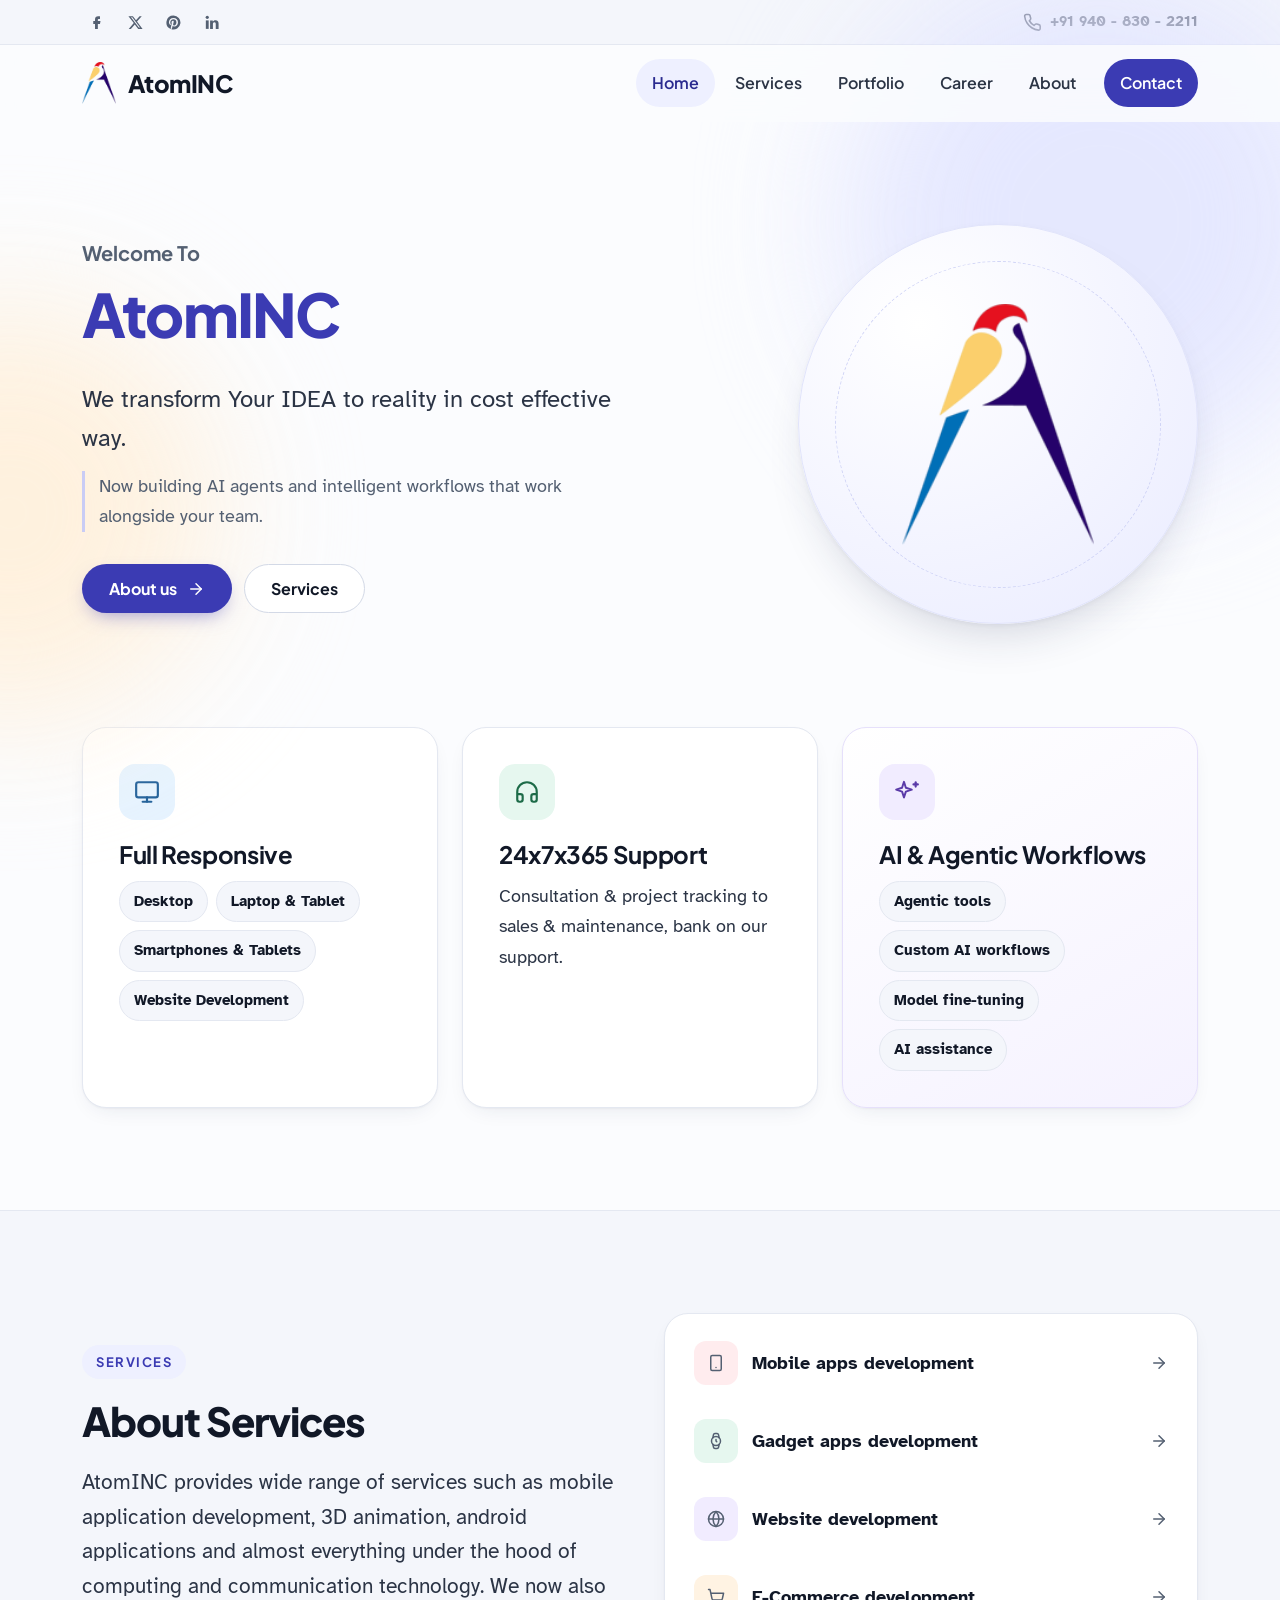
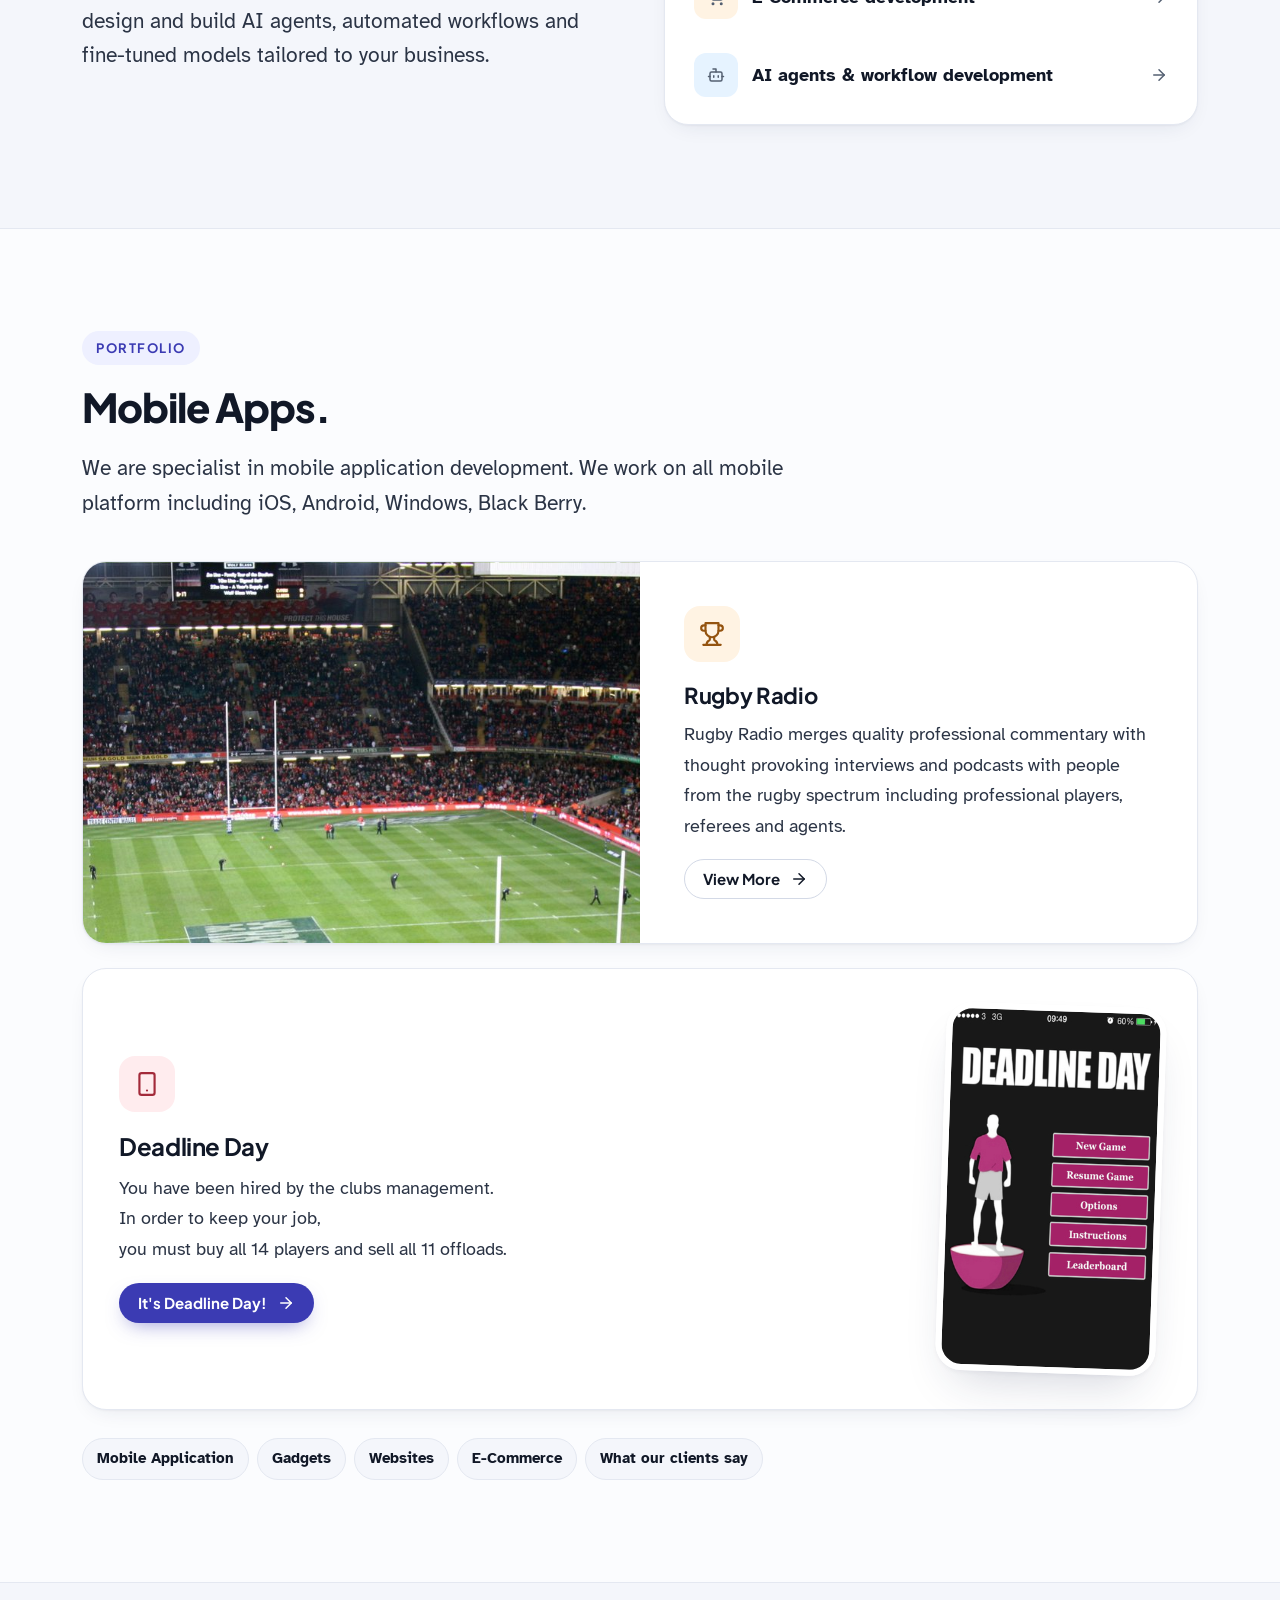
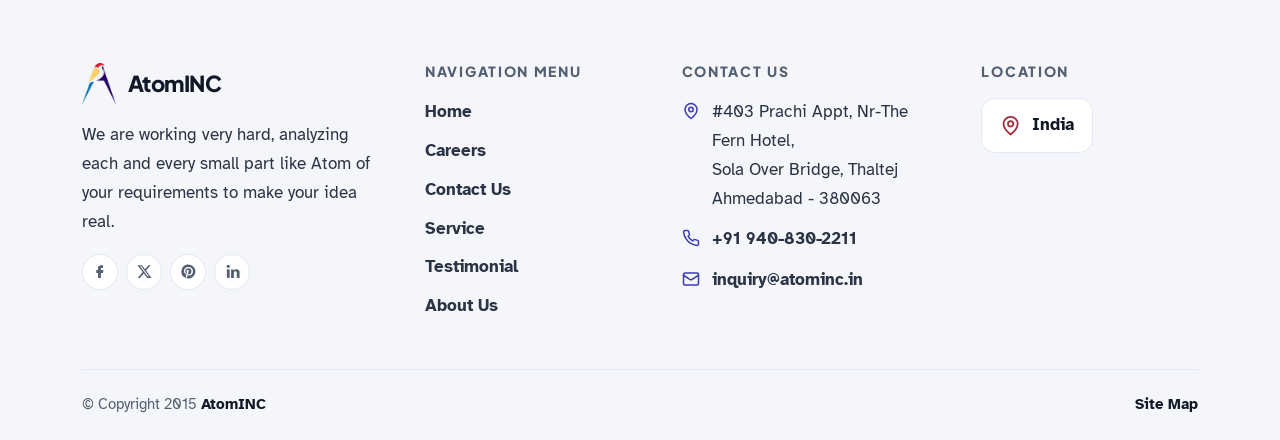
<file: index.html>
<!DOCTYPE html>
<html lang="en" class="no-js">
<head>
  <meta charset="utf-8">
  <meta name="viewport" content="width=device-width, initial-scale=1">
  <title>Mobile App, Web & AI Agent Development | Agentic Workflows | Fine-tuning - AtomINC</title>
  <meta name="description" content="AtomINC provides mobile application development, web development, AI agents, custom agentic workflows and model fine-tuning, and almost everything under the hood of computing and communication technology.">
  <meta name="theme-color" content="#fbfcfe">
  <link rel="icon" type="image/png" href="img/Logo.png">
  <link rel="preconnect" href="https://fonts.googleapis.com">
  <link rel="preconnect" href="https://fonts.gstatic.com" crossorigin>
  <link href="https://fonts.googleapis.com/css2?family=Atkinson+Hyperlegible:ital,wght@0,400;0,700;1,400&family=Plus+Jakarta+Sans:wght@600;700;800&display=swap" rel="stylesheet">
  <link rel="stylesheet" href="css/site.css">
</head>
<body>
<a class="skip-link" href="#main">Skip to content</a>

<div class="topbar">
  <div class="wrap">
    <div class="social"><a href="https://www.facebook.com/pages/Atominc/1621077121454572" target="_blank" rel="noopener" aria-label="Facebook" title="Facebook"><svg class="icon fill" viewBox="0 0 24 24" aria-hidden="true"><path d="M15.5 3H13a4.5 4.5 0 0 0-4.5 4.5V10H6v4h2.5v7h4v-7h3l.75-4H12.5V7.75c0-.41.34-.75.75-.75h2.25z"/></svg></a><a href="https://x.com/akkii1804" target="_blank" rel="noopener" aria-label="X" title="X"><svg class="icon fill" viewBox="0 0 24 24" aria-hidden="true"><path d="M17.75 3h3.07l-6.7 7.66L22 21h-6.17l-4.83-6.32L5.47 21H2.4l7.17-8.2L2 3h6.33l4.37 5.78L17.75 3zm-1.08 16.2h1.7L7.4 4.73H5.58l11.09 14.47z"/></svg></a><a href="https://www.pinterest.com/atominc/" target="_blank" rel="noopener" aria-label="Pinterest" title="Pinterest"><svg class="icon fill" viewBox="0 0 24 24" aria-hidden="true"><path d="M12 2a10 10 0 0 0-3.64 19.31c-.09-.78-.16-1.98.03-2.83l1.17-4.96s-.3-.6-.3-1.48c0-1.39.8-2.42 1.8-2.42.85 0 1.26.64 1.26 1.4 0 .86-.55 2.14-.83 3.33-.24 1 .5 1.8 1.48 1.8 1.78 0 3.15-1.88 3.15-4.58 0-2.4-1.72-4.07-4.18-4.07-2.85 0-4.52 2.14-4.52 4.34 0 .86.33 1.78.74 2.28.08.1.09.19.07.29l-.28 1.13c-.04.18-.15.22-.34.13-1.25-.58-2.03-2.4-2.03-3.87 0-3.15 2.29-6.04 6.6-6.04 3.46 0 6.15 2.47 6.15 5.77 0 3.44-2.17 6.21-5.18 6.21-1.01 0-1.97-.53-2.29-1.15l-.62 2.38c-.23.87-.84 1.96-1.25 2.62A10 10 0 1 0 12 2z"/></svg></a><a href="https://www.linkedin.com/company/atominc" target="_blank" rel="noopener" aria-label="LinkedIn" title="LinkedIn"><svg class="icon fill" viewBox="0 0 24 24" aria-hidden="true"><path d="M4 9h4v12H4z"/><circle cx="6" cy="4.75" r="2.25"/><path d="M10 9h3.8v1.7c.55-1 1.9-2 3.9-2 3.2 0 4.3 2 4.3 5.1V21h-4v-6.4c0-1.5-.3-2.8-1.9-2.8s-2.1 1.2-2.1 2.7V21h-4z"/></svg></a></div>
    <a href="tel:+919408302211"><svg class="icon " viewBox="0 0 24 24" aria-hidden="true"><path d="M22 16.92v3a2 2 0 0 1-2.18 2 19.79 19.79 0 0 1-8.63-3.07 19.5 19.5 0 0 1-6-6 19.79 19.79 0 0 1-3.07-8.67A2 2 0 0 1 4.11 2h3a2 2 0 0 1 2 1.72 12.84 12.84 0 0 0 .7 2.81 2 2 0 0 1-.45 2.11L8.09 9.91a16 16 0 0 0 6 6l1.27-1.27a2 2 0 0 1 2.11-.45 12.84 12.84 0 0 0 2.81.7A2 2 0 0 1 22 16.92z"/></svg><span>+91 940 - 830 - 2211</span></a>
  </div>
</div>

<header class="site-header">
  <div class="wrap">
    <a class="brand" href="index.html" aria-label="AtomINC home">
      <img src="img/logo-mark.png" alt="" width="34" height="42">
      <span>AtomINC</span>
    </a>
    <button class="nav-toggle" type="button" aria-expanded="false" aria-controls="site-nav" aria-label="Toggle navigation">
      <svg class="icon i-open" viewBox="0 0 24 24" aria-hidden="true"><path d="M4 6h16"/><path d="M4 12h16"/><path d="M4 18h16"/></svg><svg class="icon i-close" viewBox="0 0 24 24" aria-hidden="true"><path d="M18 6 6 18"/><path d="m6 6 12 12"/></svg>
    </button>
    <nav class="nav" id="site-nav" aria-label="Main">
      <ul>
        <li><a href="index.html" aria-current="page">Home</a></li><li><a href="service.html">Services</a></li><li><a href="portfolio.html">Portfolio</a></li><li><a href="careers.html">Career</a></li><li><a href="aboutus.html">About</a></li><li><a href="contact.html" class="nav-cta">Contact</a></li>
      </ul>
    </nav>
  </div>
</header>

<main id="main">

<section class="hero">
  <div class="wrap">
    <div>
      <p class="kicker">Welcome To</p>
      <h1><span class="accent">AtomINC</span></h1>
      <p class="lead">We transform Your IDEA to reality in cost effective way.</p>
      <p class="hero-sub">Now building AI agents and intelligent workflows that work alongside your team.</p>
      <div class="hero-actions">
        <a class="btn btn-primary" href="aboutus.html">About us <svg class="icon " viewBox="0 0 24 24" aria-hidden="true"><path d="M5 12h14"/><path d="m12 5 7 7-7 7"/></svg></a>
        <a class="btn btn-ghost" href="service.html">Services</a>
      </div>
    </div>
    <div class="hero-art" aria-hidden="true">
      <div class="ring"></div>
      <img src="img/logo-mark.png" alt="" width="163" height="204">
    </div>
  </div>
</section>

<section class="section tight">
  <div class="wrap grid grid-3">
    <article class="card highlight reveal">
      <div class="badge-icon t-sky"><svg class="icon " viewBox="0 0 24 24" aria-hidden="true"><rect x="2" y="3" width="20" height="14" rx="2"/><path d="M8 21h8"/><path d="M12 17v4"/></svg></div>
      <h3>Full Responsive</h3>
      <ul class="chips">
        <li>Desktop</li>
        <li>Laptop &amp; Tablet</li>
        <li>Smartphones &amp; Tablets</li>
        <li>Website Development</li>
      </ul>
    </article>
    <article class="card highlight reveal">
      <div class="badge-icon t-mint"><svg class="icon " viewBox="0 0 24 24" aria-hidden="true"><path d="M3 14h3a2 2 0 0 1 2 2v3a2 2 0 0 1-2 2H5a2 2 0 0 1-2-2v-7a9 9 0 0 1 18 0v7a2 2 0 0 1-2 2h-1a2 2 0 0 1-2-2v-3a2 2 0 0 1 2-2h3"/></svg></div>
      <h3>24x7x365 Support</h3>
      <p>Consultation &amp; project tracking to sales &amp; maintenance, bank on our support.</p>
    </article>
    <article class="card highlight highlight-ai reveal">
      <div class="badge-icon t-lilac"><svg class="icon " viewBox="0 0 24 24" aria-hidden="true"><path d="M9.94 14.06 8 20l-1.94-5.94L0 12l6.06-1.94L8 4l1.94 6.06L16 12z" transform="translate(2 -1) scale(.9)"/><path d="M20 3v4"/><path d="M22 5h-4"/></svg></div>
      <h3>AI &amp; Agentic Workflows</h3>
      <ul class="chips">
        <li>Agentic tools</li>
        <li>Custom AI workflows</li>
        <li>Model fine-tuning</li>
        <li>AI assistance</li>
      </ul>
    </article>
  </div>
</section>

<section class="section alt">
  <div class="wrap grid grid-2" style="align-items:center; gap:48px">
    <div class="reveal">
      <span class="eyebrow">Services</span>
      <h2>About Services</h2>
      <p class="lead">AtomINC provides wide range of services such as mobile application development, 3D animation, android applications and almost everything under the hood of computing and communication technology. We now also design and build AI agents, automated workflows and fine-tuned models tailored to your business.</p>
    </div>
    <ul class="link-list card reveal" style="padding:12px">
      <li><a href="service.html"><span style="display:flex;gap:14px;align-items:center"><span class="badge-icon t-rose" style="margin:0;width:44px;height:44px;border-radius:12px"><svg class="icon " viewBox="0 0 24 24" aria-hidden="true"><rect x="5" y="2" width="14" height="20" rx="2"/><path d="M12 18h.01"/></svg></span>Mobile apps development</span><svg class="icon " viewBox="0 0 24 24" aria-hidden="true"><path d="M5 12h14"/><path d="m12 5 7 7-7 7"/></svg></a></li>
      <li><a href="service.html"><span style="display:flex;gap:14px;align-items:center"><span class="badge-icon t-mint" style="margin:0;width:44px;height:44px;border-radius:12px"><svg class="icon " viewBox="0 0 24 24" aria-hidden="true"><circle cx="12" cy="12" r="6"/><path d="M12 10v2l1 1"/><path d="m16.13 7.66-.81-4.05a2 2 0 0 0-2-1.61h-2.68a2 2 0 0 0-2 1.61l-.78 4.05"/><path d="m7.88 16.36.8 4a2 2 0 0 0 2 1.61h2.72a2 2 0 0 0 2-1.61l.81-4.05"/></svg></span>Gadget apps development</span><svg class="icon " viewBox="0 0 24 24" aria-hidden="true"><path d="M5 12h14"/><path d="m12 5 7 7-7 7"/></svg></a></li>
      <li><a href="service.html"><span style="display:flex;gap:14px;align-items:center"><span class="badge-icon t-lilac" style="margin:0;width:44px;height:44px;border-radius:12px"><svg class="icon " viewBox="0 0 24 24" aria-hidden="true"><circle cx="12" cy="12" r="10"/><path d="M2 12h20"/><path d="M12 2a15.3 15.3 0 0 1 4 10 15.3 15.3 0 0 1-4 10 15.3 15.3 0 0 1-4-10 15.3 15.3 0 0 1 4-10z"/></svg></span>Website development</span><svg class="icon " viewBox="0 0 24 24" aria-hidden="true"><path d="M5 12h14"/><path d="m12 5 7 7-7 7"/></svg></a></li>
      <li><a href="service.html"><span style="display:flex;gap:14px;align-items:center"><span class="badge-icon t-peach" style="margin:0;width:44px;height:44px;border-radius:12px"><svg class="icon " viewBox="0 0 24 24" aria-hidden="true"><circle cx="8" cy="21" r="1"/><circle cx="19" cy="21" r="1"/><path d="M2.05 2.05h2l2.66 12.42a2 2 0 0 0 2 1.58h9.78a2 2 0 0 0 1.95-1.57l1.65-7.43H5.12"/></svg></span>E-Commerce development</span><svg class="icon " viewBox="0 0 24 24" aria-hidden="true"><path d="M5 12h14"/><path d="m12 5 7 7-7 7"/></svg></a></li>
      <li><a href="service.html#ai"><span style="display:flex;gap:14px;align-items:center"><span class="badge-icon t-sky" style="margin:0;width:44px;height:44px;border-radius:12px"><svg class="icon " viewBox="0 0 24 24" aria-hidden="true"><path d="M12 8V4H8"/><rect x="4" y="8" width="16" height="12" rx="2"/><path d="M2 14h2"/><path d="M20 14h2"/><path d="M15 13v2"/><path d="M9 13v2"/></svg></span>AI agents &amp; workflow development</span><svg class="icon " viewBox="0 0 24 24" aria-hidden="true"><path d="M5 12h14"/><path d="m12 5 7 7-7 7"/></svg></a></li>
    </ul>
  </div>
</section>

<section class="section">
  <div class="wrap">
    <div class="section-head reveal">
      <span class="eyebrow">Portfolio</span>
      <h2>Mobile Apps.</h2>
      <p class="lead">We are specialist in mobile application development. We work on all mobile platform including iOS, Android, Windows, Black Berry.</p>
    </div>
    <div class="grid" style="gap:24px">
      <article class="card media-card reveal">
        <div class="media" style="background-image:url('img/rugbyBackground.jpeg')" role="img" aria-label="Rugby Radio"></div>
        <div class="body">
          <div class="badge-icon t-peach"><svg class="icon " viewBox="0 0 24 24" aria-hidden="true"><path d="M6 9H4.5a2.5 2.5 0 0 1 0-5H6"/><path d="M18 9h1.5a2.5 2.5 0 0 0 0-5H18"/><path d="M4 22h16"/><path d="M10 14.66V17c0 .55-.47.98-.97 1.21C7.85 18.75 7 20.24 7 22"/><path d="M14 14.66V17c0 .55.47.98.97 1.21C16.15 18.75 17 20.24 17 22"/><path d="M18 2H6v7a6 6 0 0 0 12 0V2Z"/></svg></div>
          <h3>Rugby Radio</h3>
          <p>Rugby Radio merges quality professional commentary with thought provoking interviews and podcasts with people from the rugby spectrum including professional players, referees and agents.</p>
          <a class="btn btn-ghost btn-sm" href="portfolio.html">View More <svg class="icon " viewBox="0 0 24 24" aria-hidden="true"><path d="M5 12h14"/><path d="m12 5 7 7-7 7"/></svg></a>
        </div>
      </article>
      <article class="card reveal">
        <div class="feature-split">
          <div>
            <div class="badge-icon t-rose"><svg class="icon " viewBox="0 0 24 24" aria-hidden="true"><rect x="5" y="2" width="14" height="20" rx="2"/><path d="M12 18h.01"/></svg></div>
            <h3 style="font-size:1.5rem">Deadline Day</h3>
            <p>You have been hired by the clubs management.<br>In order to keep your job,<br>you must buy all 14 players and sell all 11 offloads.</p>
            <a class="btn btn-primary btn-sm" href="portfolio.html">It's Deadline Day! <svg class="icon " viewBox="0 0 24 24" aria-hidden="true"><path d="M5 12h14"/><path d="m12 5 7 7-7 7"/></svg></a>
          </div>
          <div class="phone"><img src="img/portfolio/DeadlineDay.jpeg" alt="Deadline Day app screen" width="322" height="551" loading="lazy"></div>
        </div>
      </article>
    </div>
    <ul class="chips" style="margin-top:28px">
      <li><a href="portfolio.html" style="text-decoration:none;color:inherit">Mobile Application</a></li>
      <li><a href="portfolio.html" style="text-decoration:none;color:inherit">Gadgets</a></li>
      <li><a href="portfolio.html" style="text-decoration:none;color:inherit">Websites</a></li>
      <li><a href="portfolio.html" style="text-decoration:none;color:inherit">E-Commerce</a></li>
      <li><a href="testimonial.html" style="text-decoration:none;color:inherit">What our clients say</a></li>
    </ul>
  </div>
</section>
</main>

<footer class="site-footer">
  <div class="wrap">
    <div class="footer-grid">
      <div>
        <a class="brand" href="index.html">
          <img src="img/logo-mark.png" alt="" width="30" height="38">
          <span>AtomINC</span>
        </a>
        <p>We are working very hard, analyzing each and every small part like Atom of your requirements to make your idea real.</p>
        <div class="social"><a href="https://www.facebook.com/pages/Atominc/1621077121454572" target="_blank" rel="noopener" aria-label="Facebook" title="Facebook"><svg class="icon fill" viewBox="0 0 24 24" aria-hidden="true"><path d="M15.5 3H13a4.5 4.5 0 0 0-4.5 4.5V10H6v4h2.5v7h4v-7h3l.75-4H12.5V7.75c0-.41.34-.75.75-.75h2.25z"/></svg></a><a href="https://x.com/akkii1804" target="_blank" rel="noopener" aria-label="X" title="X"><svg class="icon fill" viewBox="0 0 24 24" aria-hidden="true"><path d="M17.75 3h3.07l-6.7 7.66L22 21h-6.17l-4.83-6.32L5.47 21H2.4l7.17-8.2L2 3h6.33l4.37 5.78L17.75 3zm-1.08 16.2h1.7L7.4 4.73H5.58l11.09 14.47z"/></svg></a><a href="https://www.pinterest.com/atominc/" target="_blank" rel="noopener" aria-label="Pinterest" title="Pinterest"><svg class="icon fill" viewBox="0 0 24 24" aria-hidden="true"><path d="M12 2a10 10 0 0 0-3.64 19.31c-.09-.78-.16-1.98.03-2.83l1.17-4.96s-.3-.6-.3-1.48c0-1.39.8-2.42 1.8-2.42.85 0 1.26.64 1.26 1.4 0 .86-.55 2.14-.83 3.33-.24 1 .5 1.8 1.48 1.8 1.78 0 3.15-1.88 3.15-4.58 0-2.4-1.72-4.07-4.18-4.07-2.85 0-4.52 2.14-4.52 4.34 0 .86.33 1.78.74 2.28.08.1.09.19.07.29l-.28 1.13c-.04.18-.15.22-.34.13-1.25-.58-2.03-2.4-2.03-3.87 0-3.15 2.29-6.04 6.6-6.04 3.46 0 6.15 2.47 6.15 5.77 0 3.44-2.17 6.21-5.18 6.21-1.01 0-1.97-.53-2.29-1.15l-.62 2.38c-.23.87-.84 1.96-1.25 2.62A10 10 0 1 0 12 2z"/></svg></a><a href="https://www.linkedin.com/company/atominc" target="_blank" rel="noopener" aria-label="LinkedIn" title="LinkedIn"><svg class="icon fill" viewBox="0 0 24 24" aria-hidden="true"><path d="M4 9h4v12H4z"/><circle cx="6" cy="4.75" r="2.25"/><path d="M10 9h3.8v1.7c.55-1 1.9-2 3.9-2 3.2 0 4.3 2 4.3 5.1V21h-4v-6.4c0-1.5-.3-2.8-1.9-2.8s-2.1 1.2-2.1 2.7V21h-4z"/></svg></a></div>
      </div>
      <div>
        <h2>Navigation Menu</h2>
        <ul class="footer-links">
          <li><a href="index.html">Home</a></li>
          <li><a href="careers.html">Careers</a></li>
          <li><a href="contact.html">Contact Us</a></li>
          <li><a href="service.html">Service</a></li>
          <li><a href="testimonial.html">Testimonial</a></li>
          <li><a href="aboutus.html">About Us</a></li>
        </ul>
      </div>
      <div>
        <h2>Contact Us</h2>
        <address>
          <div><svg class="icon " viewBox="0 0 24 24" aria-hidden="true"><path d="M20 10c0 6-8 12-8 12s-8-6-8-12a8 8 0 0 1 16 0Z"/><circle cx="12" cy="10" r="3"/></svg><span>#403 Prachi Appt, Nr-The Fern Hotel,<br>Sola Over Bridge, Thaltej<br>Ahmedabad - 380063</span></div>
          <div><svg class="icon " viewBox="0 0 24 24" aria-hidden="true"><path d="M22 16.92v3a2 2 0 0 1-2.18 2 19.79 19.79 0 0 1-8.63-3.07 19.5 19.5 0 0 1-6-6 19.79 19.79 0 0 1-3.07-8.67A2 2 0 0 1 4.11 2h3a2 2 0 0 1 2 1.72 12.84 12.84 0 0 0 .7 2.81 2 2 0 0 1-.45 2.11L8.09 9.91a16 16 0 0 0 6 6l1.27-1.27a2 2 0 0 1 2.11-.45 12.84 12.84 0 0 0 2.81.7A2 2 0 0 1 22 16.92z"/></svg><a href="tel:+919408302211">+91 940-830-2211</a></div>
          <div><svg class="icon " viewBox="0 0 24 24" aria-hidden="true"><rect x="2" y="4" width="20" height="16" rx="2"/><path d="m22 7-8.97 5.7a1.94 1.94 0 0 1-2.06 0L2 7"/></svg><a href="mailto:inquiry@atominc.in">inquiry@atominc.in</a></div>
        </address>
      </div>
      <div>
        <h2>Location</h2>
        <span class="location-chip"><svg class="icon " viewBox="0 0 24 24" aria-hidden="true"><path d="M20 10c0 6-8 12-8 12s-8-6-8-12a8 8 0 0 1 16 0Z"/><circle cx="12" cy="10" r="3"/></svg> India</span>
      </div>
    </div>
    <div class="footer-bottom">
      <span>&copy; Copyright 2015 <a href="index.html">AtomINC</a></span>
      <a href="sitemap.html">Site Map</a>
    </div>
  </div>
</footer>

<a class="to-top" href="#main" aria-label="Back to top"><svg class="icon " viewBox="0 0 24 24" aria-hidden="true"><path d="m18 15-6-6-6 6"/></svg></a>
<script src="js/site.js"></script>
</body>
</html>
</file>
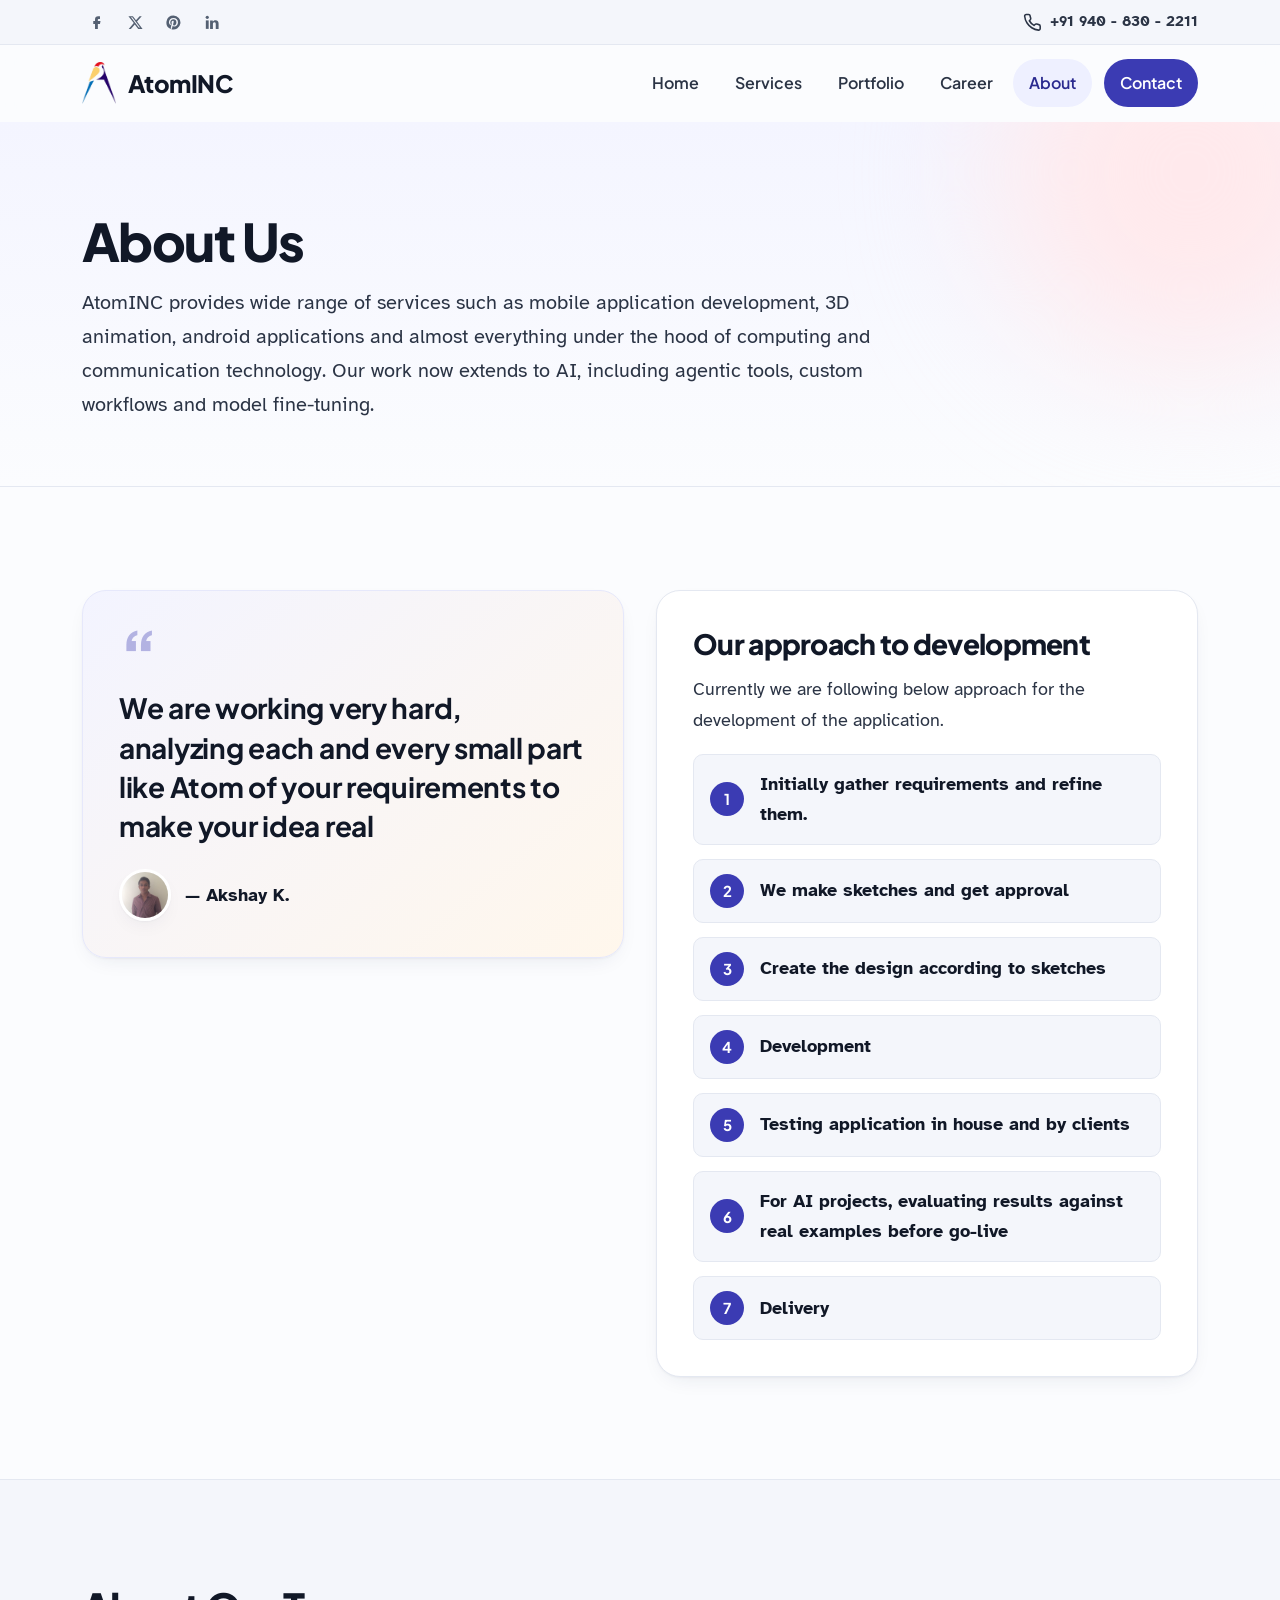
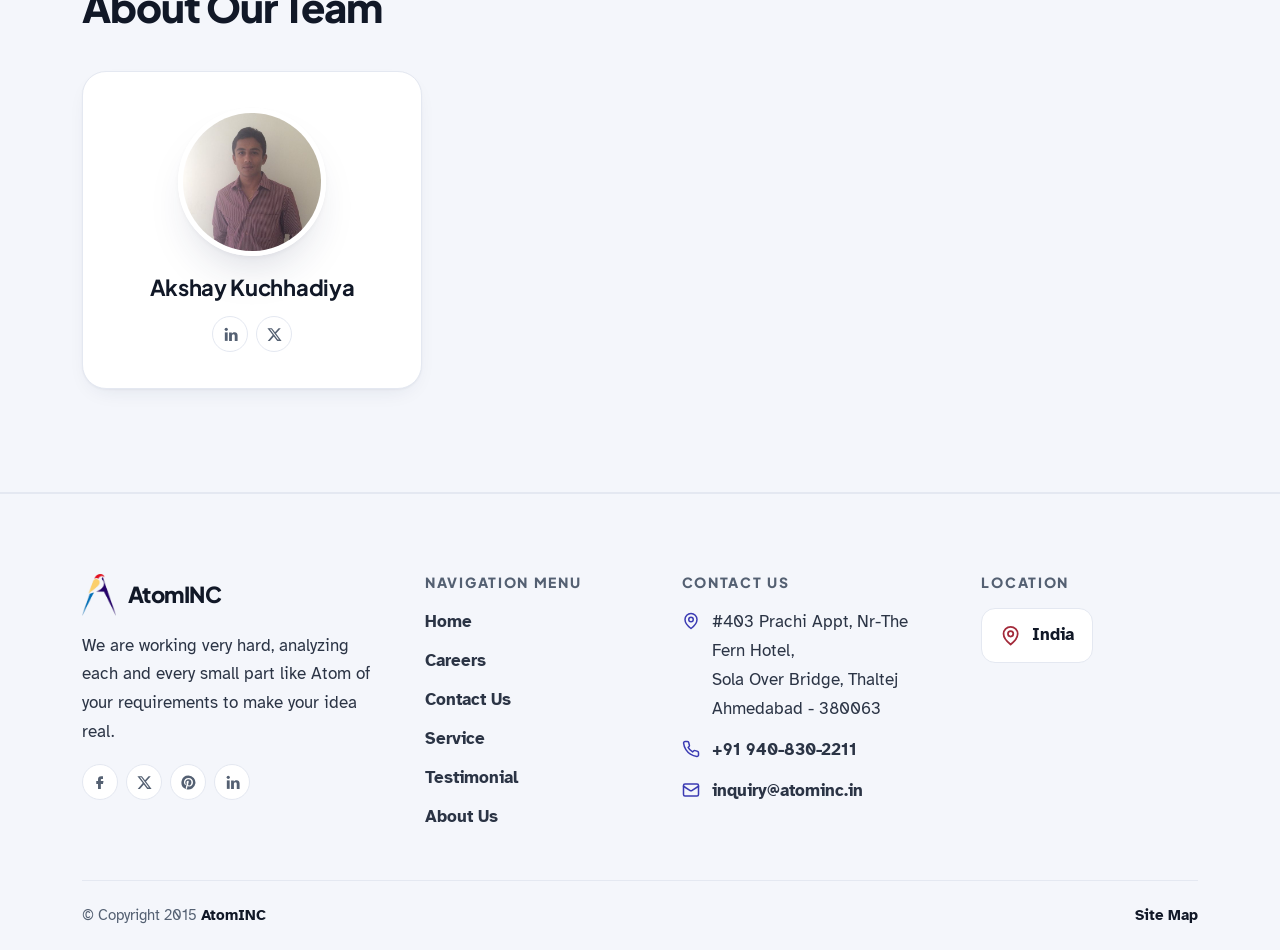
<file: aboutus.html>
<!DOCTYPE html>
<html lang="en" class="no-js">
<head>
  <meta charset="utf-8">
  <meta name="viewport" content="width=device-width, initial-scale=1">
  <title>About - AtomINC</title>
  <meta name="description" content="AtomINC provides mobile application development, web development, AI agents, custom agentic workflows and model fine-tuning, and almost everything under the hood of computing and communication technology.">
  <meta name="theme-color" content="#fbfcfe">
  <link rel="icon" type="image/png" href="img/Logo.png">
  <link rel="preconnect" href="https://fonts.googleapis.com">
  <link rel="preconnect" href="https://fonts.gstatic.com" crossorigin>
  <link href="https://fonts.googleapis.com/css2?family=Atkinson+Hyperlegible:ital,wght@0,400;0,700;1,400&family=Plus+Jakarta+Sans:wght@600;700;800&display=swap" rel="stylesheet">
  <link rel="stylesheet" href="css/site.css">
</head>
<body>
<a class="skip-link" href="#main">Skip to content</a>

<div class="topbar">
  <div class="wrap">
    <div class="social"><a href="https://www.facebook.com/pages/Atominc/1621077121454572" target="_blank" rel="noopener" aria-label="Facebook" title="Facebook"><svg class="icon fill" viewBox="0 0 24 24" aria-hidden="true"><path d="M15.5 3H13a4.5 4.5 0 0 0-4.5 4.5V10H6v4h2.5v7h4v-7h3l.75-4H12.5V7.75c0-.41.34-.75.75-.75h2.25z"/></svg></a><a href="https://x.com/akkii1804" target="_blank" rel="noopener" aria-label="X" title="X"><svg class="icon fill" viewBox="0 0 24 24" aria-hidden="true"><path d="M17.75 3h3.07l-6.7 7.66L22 21h-6.17l-4.83-6.32L5.47 21H2.4l7.17-8.2L2 3h6.33l4.37 5.78L17.75 3zm-1.08 16.2h1.7L7.4 4.73H5.58l11.09 14.47z"/></svg></a><a href="https://www.pinterest.com/atominc/" target="_blank" rel="noopener" aria-label="Pinterest" title="Pinterest"><svg class="icon fill" viewBox="0 0 24 24" aria-hidden="true"><path d="M12 2a10 10 0 0 0-3.64 19.31c-.09-.78-.16-1.98.03-2.83l1.17-4.96s-.3-.6-.3-1.48c0-1.39.8-2.42 1.8-2.42.85 0 1.26.64 1.26 1.4 0 .86-.55 2.14-.83 3.33-.24 1 .5 1.8 1.48 1.8 1.78 0 3.15-1.88 3.15-4.58 0-2.4-1.72-4.07-4.18-4.07-2.85 0-4.52 2.14-4.52 4.34 0 .86.33 1.78.74 2.28.08.1.09.19.07.29l-.28 1.13c-.04.18-.15.22-.34.13-1.25-.58-2.03-2.4-2.03-3.87 0-3.15 2.29-6.04 6.6-6.04 3.46 0 6.15 2.47 6.15 5.77 0 3.44-2.17 6.21-5.18 6.21-1.01 0-1.97-.53-2.29-1.15l-.62 2.38c-.23.87-.84 1.96-1.25 2.62A10 10 0 1 0 12 2z"/></svg></a><a href="https://www.linkedin.com/company/atominc" target="_blank" rel="noopener" aria-label="LinkedIn" title="LinkedIn"><svg class="icon fill" viewBox="0 0 24 24" aria-hidden="true"><path d="M4 9h4v12H4z"/><circle cx="6" cy="4.75" r="2.25"/><path d="M10 9h3.8v1.7c.55-1 1.9-2 3.9-2 3.2 0 4.3 2 4.3 5.1V21h-4v-6.4c0-1.5-.3-2.8-1.9-2.8s-2.1 1.2-2.1 2.7V21h-4z"/></svg></a></div>
    <a href="tel:+919408302211"><svg class="icon " viewBox="0 0 24 24" aria-hidden="true"><path d="M22 16.92v3a2 2 0 0 1-2.18 2 19.79 19.79 0 0 1-8.63-3.07 19.5 19.5 0 0 1-6-6 19.79 19.79 0 0 1-3.07-8.67A2 2 0 0 1 4.11 2h3a2 2 0 0 1 2 1.72 12.84 12.84 0 0 0 .7 2.81 2 2 0 0 1-.45 2.11L8.09 9.91a16 16 0 0 0 6 6l1.27-1.27a2 2 0 0 1 2.11-.45 12.84 12.84 0 0 0 2.81.7A2 2 0 0 1 22 16.92z"/></svg><span>+91 940 - 830 - 2211</span></a>
  </div>
</div>

<header class="site-header">
  <div class="wrap">
    <a class="brand" href="index.html" aria-label="AtomINC home">
      <img src="img/logo-mark.png" alt="" width="34" height="42">
      <span>AtomINC</span>
    </a>
    <button class="nav-toggle" type="button" aria-expanded="false" aria-controls="site-nav" aria-label="Toggle navigation">
      <svg class="icon i-open" viewBox="0 0 24 24" aria-hidden="true"><path d="M4 6h16"/><path d="M4 12h16"/><path d="M4 18h16"/></svg><svg class="icon i-close" viewBox="0 0 24 24" aria-hidden="true"><path d="M18 6 6 18"/><path d="m6 6 12 12"/></svg>
    </button>
    <nav class="nav" id="site-nav" aria-label="Main">
      <ul>
        <li><a href="index.html">Home</a></li><li><a href="service.html">Services</a></li><li><a href="portfolio.html">Portfolio</a></li><li><a href="careers.html">Career</a></li><li><a href="aboutus.html" aria-current="page">About</a></li><li><a href="contact.html" class="nav-cta">Contact</a></li>
      </ul>
    </nav>
  </div>
</header>

<main id="main">
<section class="page-hero" style="--hero-tint:#ffe9ec">
  <div class="wrap">
    <h1>About Us</h1>
    <p>AtomINC provides wide range of services such as mobile application development, 3D animation, android applications and almost everything under the hood of computing and communication technology. Our work now extends to AI, including agentic tools, custom workflows and model fine-tuning.</p>
  </div>
</section>

<section class="section">
  <div class="wrap grid grid-2" style="gap:32px; align-items:start">
    <figure class="card quote-card reveal" style="margin:0">
      <blockquote>We are working very hard, analyzing each and every small part like Atom of your requirements to make your idea real</blockquote>
      <figcaption class="byline"><img src="img/user-480.jpg" alt="" width="52" height="52"> — Akshay K.</figcaption>
    </figure>
    <div class="card reveal">
      <h2 style="font-size:1.75rem">Our approach to development</h2>
      <p>Currently we are following below approach for the development of the application.</p>
      <ol class="steps"><li>Initially gather requirements and refine them.</li><li>We make sketches and get approval</li><li>Create the design according to sketches</li><li>Development</li><li>Testing application in house and by clients</li><li>For AI projects, evaluating results against real examples before go-live</li><li>Delivery</li></ol>
    </div>
  </div>
</section>

<section class="section alt">
  <div class="wrap">
    <div class="section-head"><h2>About Our Team</h2></div>
    <div class="card member reveal">
      <img src="img/user-480.jpg" alt="Akshay Kuchhadiya" width="148" height="148" loading="lazy">
      <h3>Akshay Kuchhadiya</h3>
      <div class="social"><a href="https://in.linkedin.com/in/akshay18" target="_blank" rel="noopener" aria-label="LinkedIn" title="LinkedIn"><svg class="icon fill" viewBox="0 0 24 24" aria-hidden="true"><path d="M4 9h4v12H4z"/><circle cx="6" cy="4.75" r="2.25"/><path d="M10 9h3.8v1.7c.55-1 1.9-2 3.9-2 3.2 0 4.3 2 4.3 5.1V21h-4v-6.4c0-1.5-.3-2.8-1.9-2.8s-2.1 1.2-2.1 2.7V21h-4z"/></svg></a><a href="https://x.com/akkii1804" target="_blank" rel="noopener" aria-label="X" title="X"><svg class="icon fill" viewBox="0 0 24 24" aria-hidden="true"><path d="M17.75 3h3.07l-6.7 7.66L22 21h-6.17l-4.83-6.32L5.47 21H2.4l7.17-8.2L2 3h6.33l4.37 5.78L17.75 3zm-1.08 16.2h1.7L7.4 4.73H5.58l11.09 14.47z"/></svg></a></div>
    </div>
  </div>
</section>
</main>

<footer class="site-footer">
  <div class="wrap">
    <div class="footer-grid">
      <div>
        <a class="brand" href="index.html">
          <img src="img/logo-mark.png" alt="" width="30" height="38">
          <span>AtomINC</span>
        </a>
        <p>We are working very hard, analyzing each and every small part like Atom of your requirements to make your idea real.</p>
        <div class="social"><a href="https://www.facebook.com/pages/Atominc/1621077121454572" target="_blank" rel="noopener" aria-label="Facebook" title="Facebook"><svg class="icon fill" viewBox="0 0 24 24" aria-hidden="true"><path d="M15.5 3H13a4.5 4.5 0 0 0-4.5 4.5V10H6v4h2.5v7h4v-7h3l.75-4H12.5V7.75c0-.41.34-.75.75-.75h2.25z"/></svg></a><a href="https://x.com/akkii1804" target="_blank" rel="noopener" aria-label="X" title="X"><svg class="icon fill" viewBox="0 0 24 24" aria-hidden="true"><path d="M17.75 3h3.07l-6.7 7.66L22 21h-6.17l-4.83-6.32L5.47 21H2.4l7.17-8.2L2 3h6.33l4.37 5.78L17.75 3zm-1.08 16.2h1.7L7.4 4.73H5.58l11.09 14.47z"/></svg></a><a href="https://www.pinterest.com/atominc/" target="_blank" rel="noopener" aria-label="Pinterest" title="Pinterest"><svg class="icon fill" viewBox="0 0 24 24" aria-hidden="true"><path d="M12 2a10 10 0 0 0-3.64 19.31c-.09-.78-.16-1.98.03-2.83l1.17-4.96s-.3-.6-.3-1.48c0-1.39.8-2.42 1.8-2.42.85 0 1.26.64 1.26 1.4 0 .86-.55 2.14-.83 3.33-.24 1 .5 1.8 1.48 1.8 1.78 0 3.15-1.88 3.15-4.58 0-2.4-1.72-4.07-4.18-4.07-2.85 0-4.52 2.14-4.52 4.34 0 .86.33 1.78.74 2.28.08.1.09.19.07.29l-.28 1.13c-.04.18-.15.22-.34.13-1.25-.58-2.03-2.4-2.03-3.87 0-3.15 2.29-6.04 6.6-6.04 3.46 0 6.15 2.47 6.15 5.77 0 3.44-2.17 6.21-5.18 6.21-1.01 0-1.97-.53-2.29-1.15l-.62 2.38c-.23.87-.84 1.96-1.25 2.62A10 10 0 1 0 12 2z"/></svg></a><a href="https://www.linkedin.com/company/atominc" target="_blank" rel="noopener" aria-label="LinkedIn" title="LinkedIn"><svg class="icon fill" viewBox="0 0 24 24" aria-hidden="true"><path d="M4 9h4v12H4z"/><circle cx="6" cy="4.75" r="2.25"/><path d="M10 9h3.8v1.7c.55-1 1.9-2 3.9-2 3.2 0 4.3 2 4.3 5.1V21h-4v-6.4c0-1.5-.3-2.8-1.9-2.8s-2.1 1.2-2.1 2.7V21h-4z"/></svg></a></div>
      </div>
      <div>
        <h2>Navigation Menu</h2>
        <ul class="footer-links">
          <li><a href="index.html">Home</a></li>
          <li><a href="careers.html">Careers</a></li>
          <li><a href="contact.html">Contact Us</a></li>
          <li><a href="service.html">Service</a></li>
          <li><a href="testimonial.html">Testimonial</a></li>
          <li><a href="aboutus.html">About Us</a></li>
        </ul>
      </div>
      <div>
        <h2>Contact Us</h2>
        <address>
          <div><svg class="icon " viewBox="0 0 24 24" aria-hidden="true"><path d="M20 10c0 6-8 12-8 12s-8-6-8-12a8 8 0 0 1 16 0Z"/><circle cx="12" cy="10" r="3"/></svg><span>#403 Prachi Appt, Nr-The Fern Hotel,<br>Sola Over Bridge, Thaltej<br>Ahmedabad - 380063</span></div>
          <div><svg class="icon " viewBox="0 0 24 24" aria-hidden="true"><path d="M22 16.92v3a2 2 0 0 1-2.18 2 19.79 19.79 0 0 1-8.63-3.07 19.5 19.5 0 0 1-6-6 19.79 19.79 0 0 1-3.07-8.67A2 2 0 0 1 4.11 2h3a2 2 0 0 1 2 1.72 12.84 12.84 0 0 0 .7 2.81 2 2 0 0 1-.45 2.11L8.09 9.91a16 16 0 0 0 6 6l1.27-1.27a2 2 0 0 1 2.11-.45 12.84 12.84 0 0 0 2.81.7A2 2 0 0 1 22 16.92z"/></svg><a href="tel:+919408302211">+91 940-830-2211</a></div>
          <div><svg class="icon " viewBox="0 0 24 24" aria-hidden="true"><rect x="2" y="4" width="20" height="16" rx="2"/><path d="m22 7-8.97 5.7a1.94 1.94 0 0 1-2.06 0L2 7"/></svg><a href="mailto:inquiry@atominc.in">inquiry@atominc.in</a></div>
        </address>
      </div>
      <div>
        <h2>Location</h2>
        <span class="location-chip"><svg class="icon " viewBox="0 0 24 24" aria-hidden="true"><path d="M20 10c0 6-8 12-8 12s-8-6-8-12a8 8 0 0 1 16 0Z"/><circle cx="12" cy="10" r="3"/></svg> India</span>
      </div>
    </div>
    <div class="footer-bottom">
      <span>&copy; Copyright 2015 <a href="index.html">AtomINC</a></span>
      <a href="sitemap.html">Site Map</a>
    </div>
  </div>
</footer>

<a class="to-top" href="#main" aria-label="Back to top"><svg class="icon " viewBox="0 0 24 24" aria-hidden="true"><path d="m18 15-6-6-6 6"/></svg></a>
<script src="js/site.js"></script>
</body>
</html>
</file>
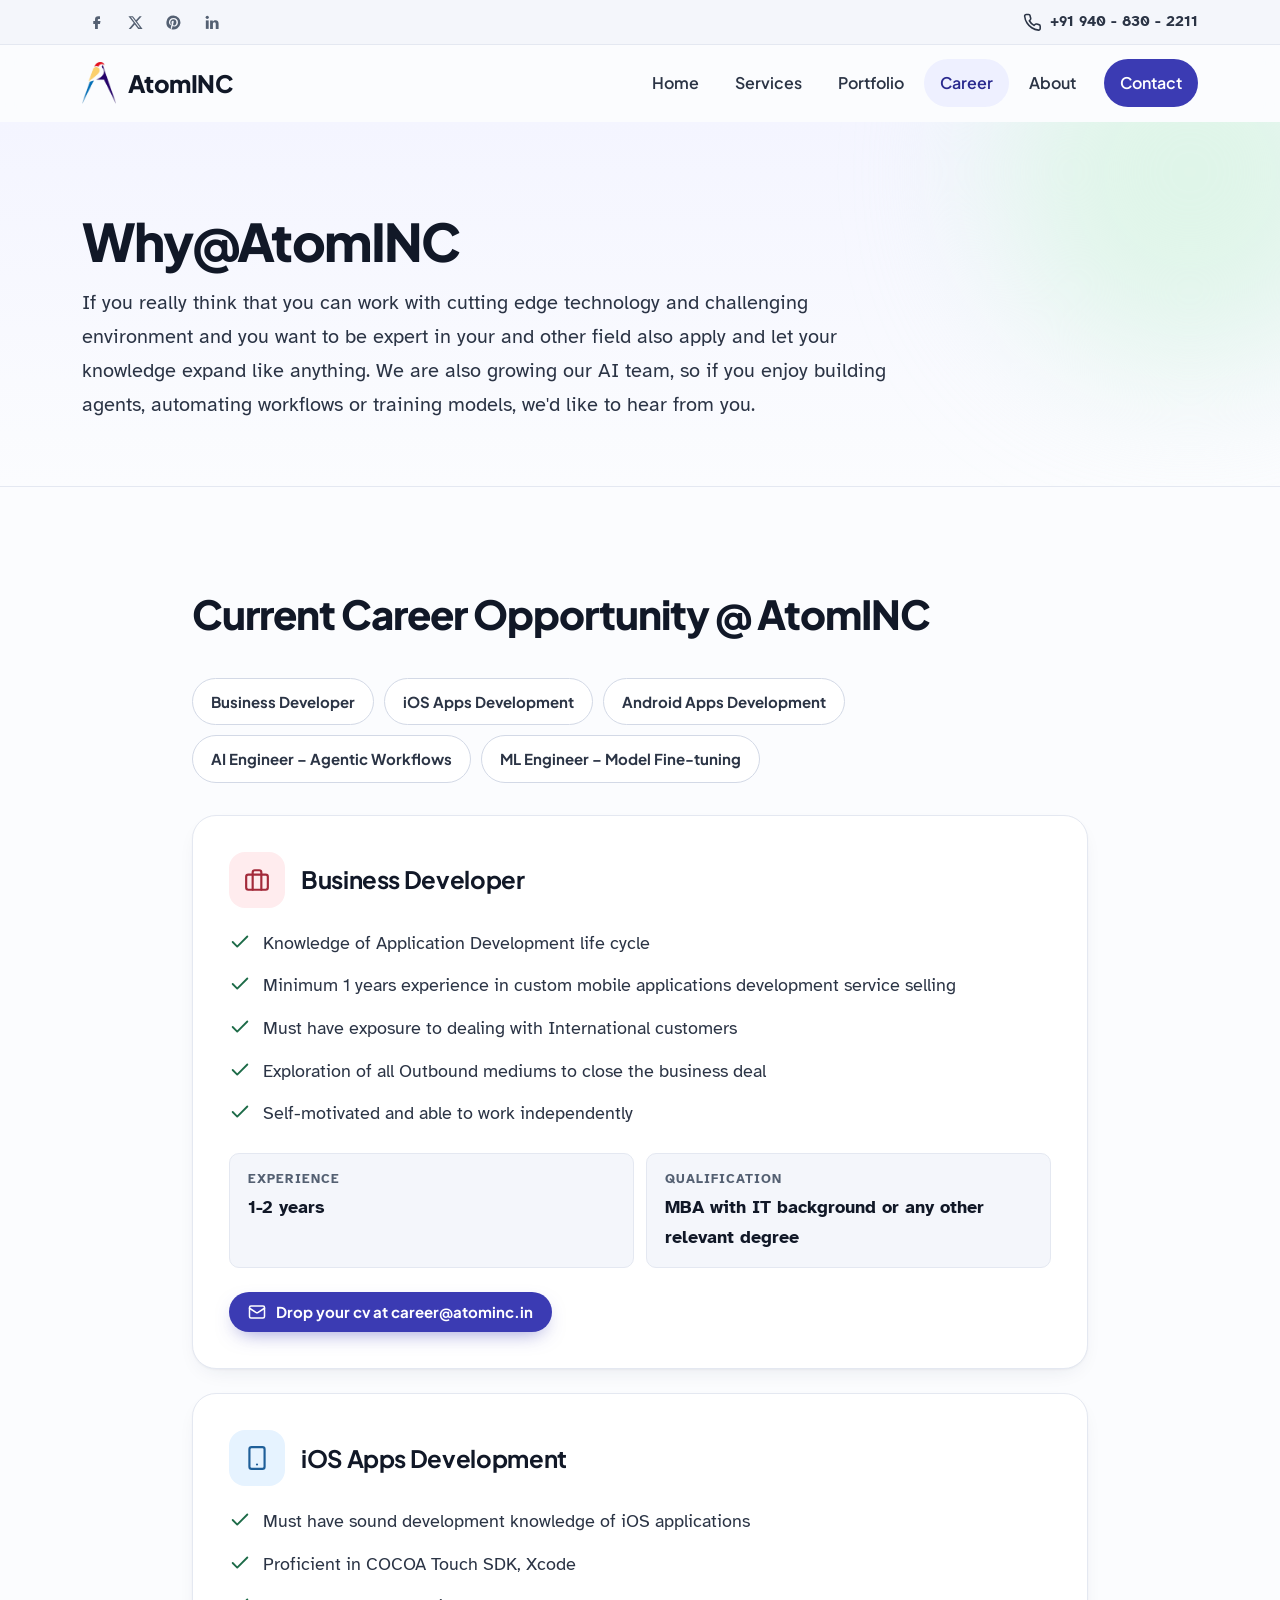
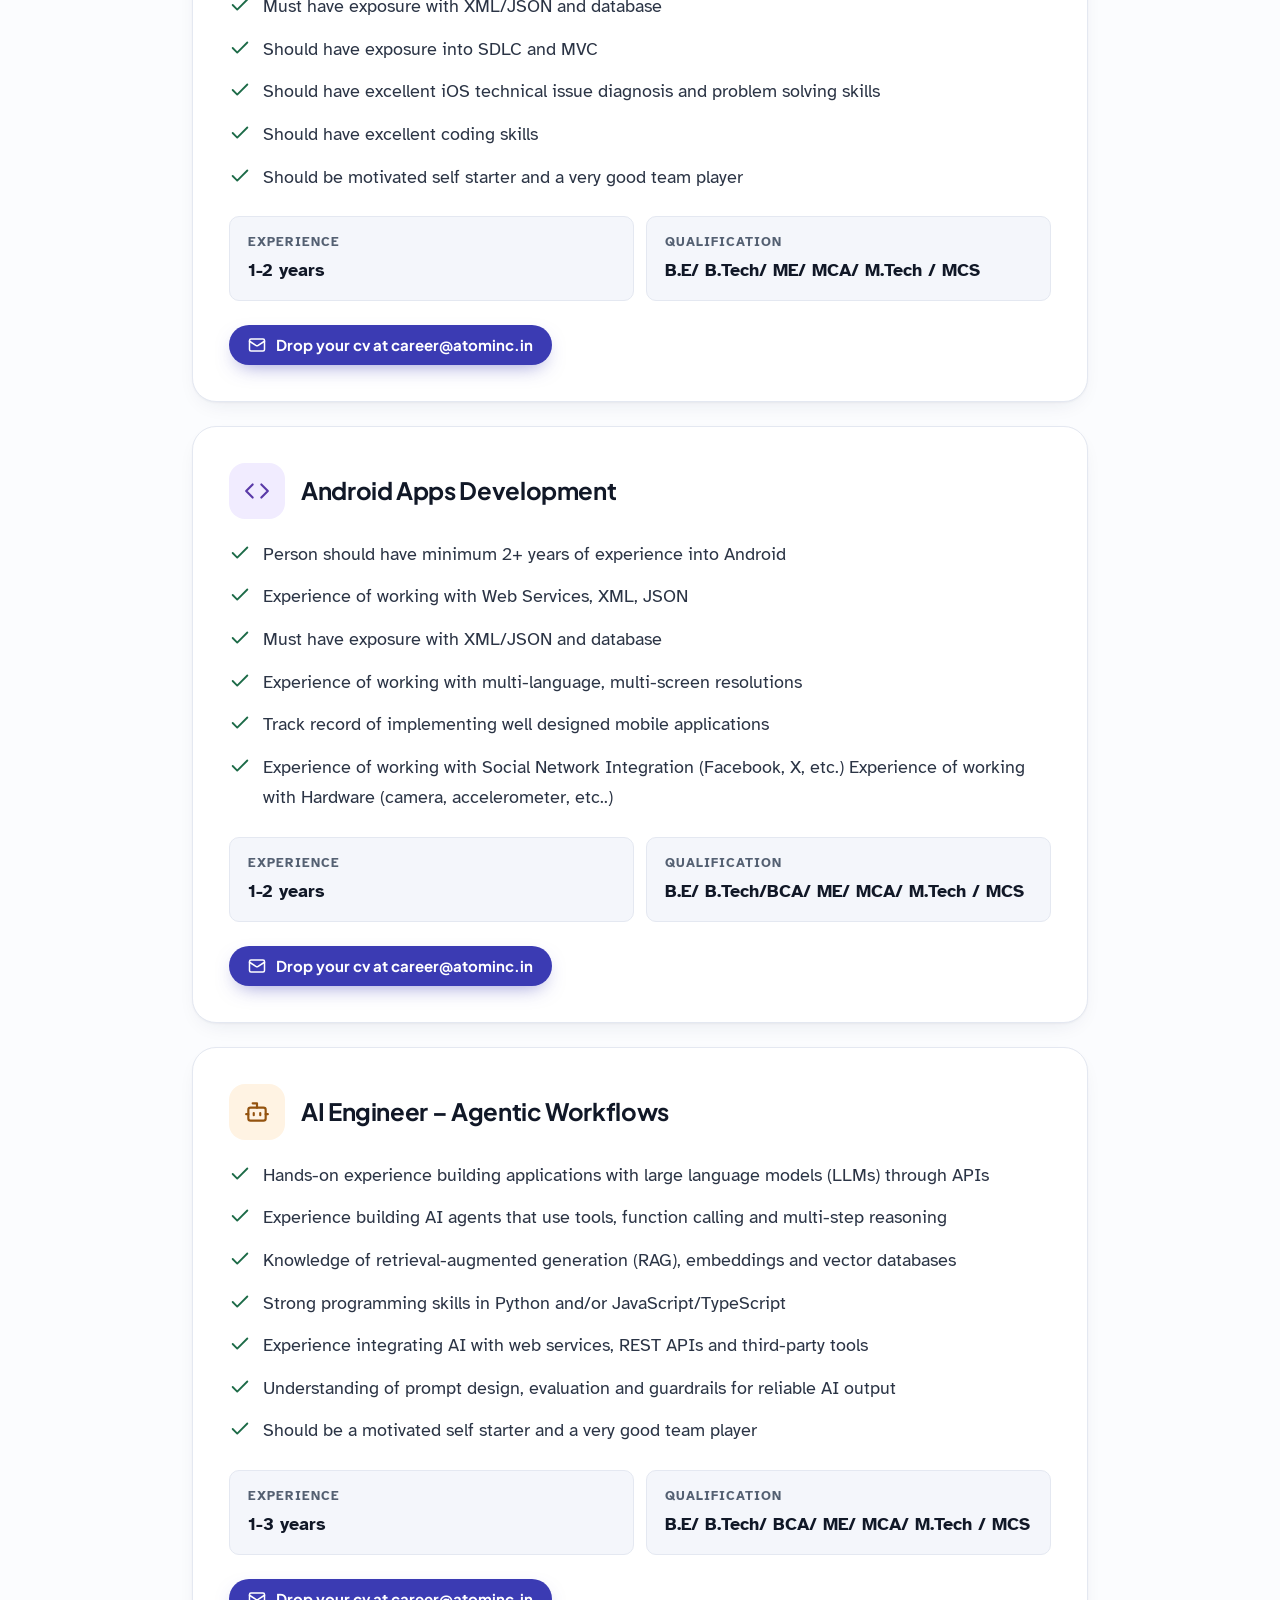
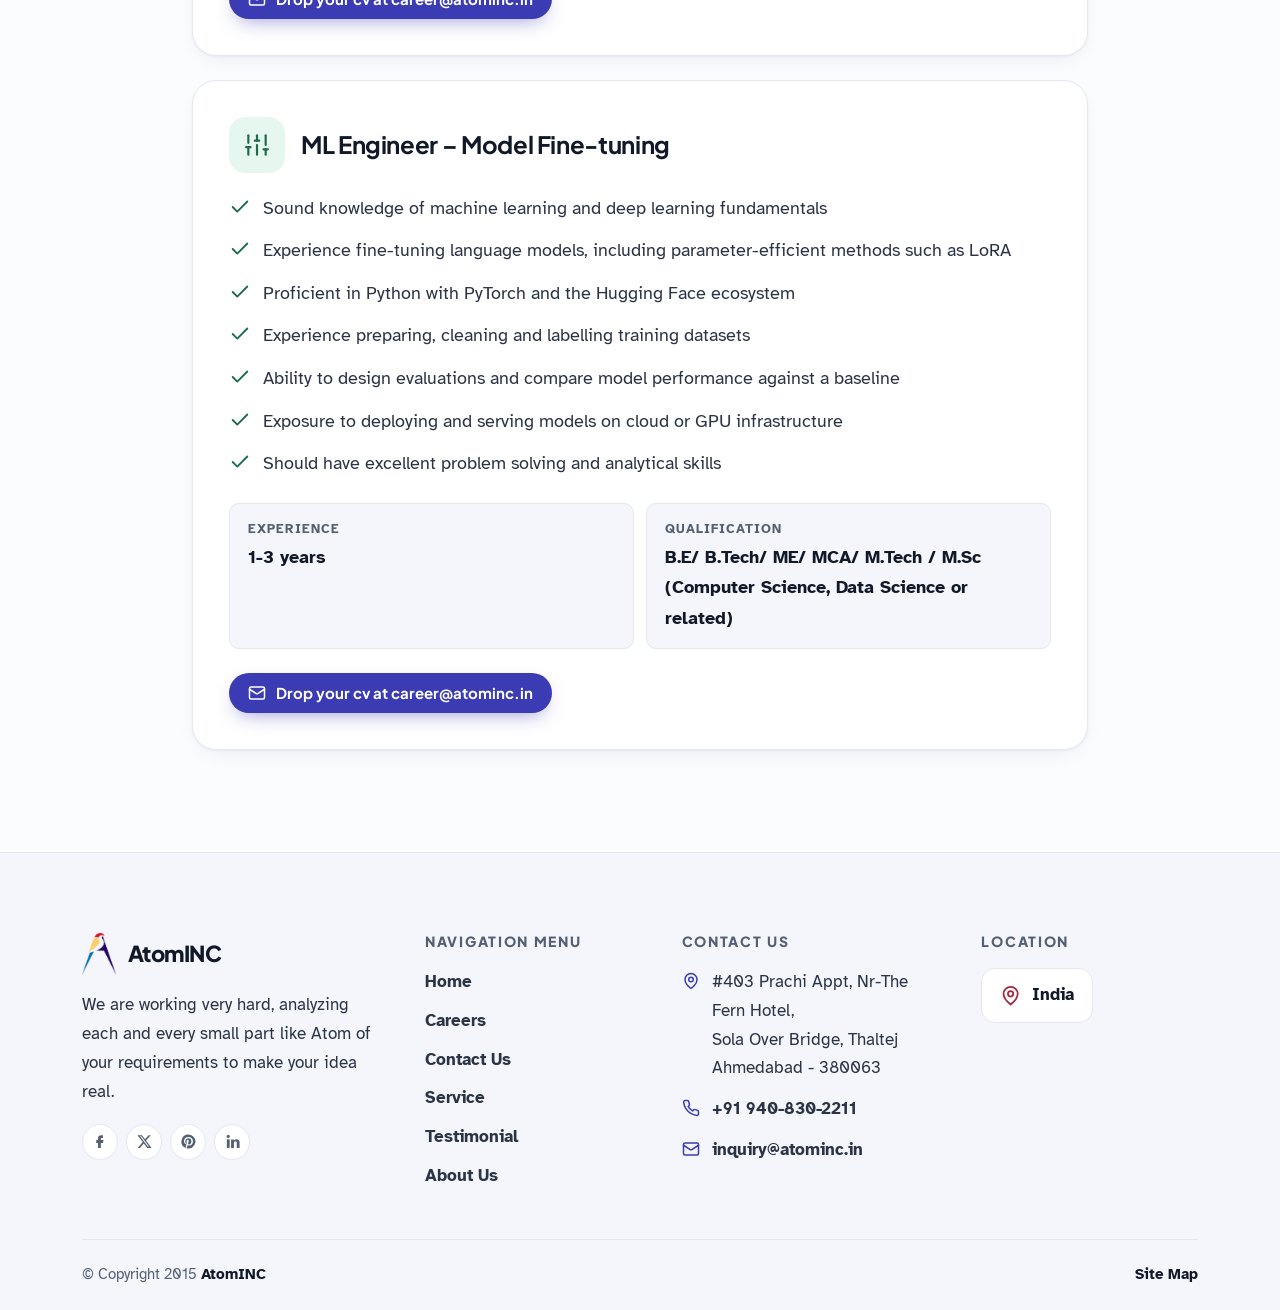
<file: careers.html>
<!DOCTYPE html>
<html lang="en" class="no-js">
<head>
  <meta charset="utf-8">
  <meta name="viewport" content="width=device-width, initial-scale=1">
  <title>Current career opportunity - AtomINC</title>
  <meta name="description" content="AtomINC provides mobile application development, web development, AI agents, custom agentic workflows and model fine-tuning, and almost everything under the hood of computing and communication technology.">
  <meta name="theme-color" content="#fbfcfe">
  <link rel="icon" type="image/png" href="img/Logo.png">
  <link rel="preconnect" href="https://fonts.googleapis.com">
  <link rel="preconnect" href="https://fonts.gstatic.com" crossorigin>
  <link href="https://fonts.googleapis.com/css2?family=Atkinson+Hyperlegible:ital,wght@0,400;0,700;1,400&family=Plus+Jakarta+Sans:wght@600;700;800&display=swap" rel="stylesheet">
  <link rel="stylesheet" href="css/site.css">
</head>
<body>
<a class="skip-link" href="#main">Skip to content</a>

<div class="topbar">
  <div class="wrap">
    <div class="social"><a href="https://www.facebook.com/pages/Atominc/1621077121454572" target="_blank" rel="noopener" aria-label="Facebook" title="Facebook"><svg class="icon fill" viewBox="0 0 24 24" aria-hidden="true"><path d="M15.5 3H13a4.5 4.5 0 0 0-4.5 4.5V10H6v4h2.5v7h4v-7h3l.75-4H12.5V7.75c0-.41.34-.75.75-.75h2.25z"/></svg></a><a href="https://x.com/akkii1804" target="_blank" rel="noopener" aria-label="X" title="X"><svg class="icon fill" viewBox="0 0 24 24" aria-hidden="true"><path d="M17.75 3h3.07l-6.7 7.66L22 21h-6.17l-4.83-6.32L5.47 21H2.4l7.17-8.2L2 3h6.33l4.37 5.78L17.75 3zm-1.08 16.2h1.7L7.4 4.73H5.58l11.09 14.47z"/></svg></a><a href="https://www.pinterest.com/atominc/" target="_blank" rel="noopener" aria-label="Pinterest" title="Pinterest"><svg class="icon fill" viewBox="0 0 24 24" aria-hidden="true"><path d="M12 2a10 10 0 0 0-3.64 19.31c-.09-.78-.16-1.98.03-2.83l1.17-4.96s-.3-.6-.3-1.48c0-1.39.8-2.42 1.8-2.42.85 0 1.26.64 1.26 1.4 0 .86-.55 2.14-.83 3.33-.24 1 .5 1.8 1.48 1.8 1.78 0 3.15-1.88 3.15-4.58 0-2.4-1.72-4.07-4.18-4.07-2.85 0-4.52 2.14-4.52 4.34 0 .86.33 1.78.74 2.28.08.1.09.19.07.29l-.28 1.13c-.04.18-.15.22-.34.13-1.25-.58-2.03-2.4-2.03-3.87 0-3.15 2.29-6.04 6.6-6.04 3.46 0 6.15 2.47 6.15 5.77 0 3.44-2.17 6.21-5.18 6.21-1.01 0-1.97-.53-2.29-1.15l-.62 2.38c-.23.87-.84 1.96-1.25 2.62A10 10 0 1 0 12 2z"/></svg></a><a href="https://www.linkedin.com/company/atominc" target="_blank" rel="noopener" aria-label="LinkedIn" title="LinkedIn"><svg class="icon fill" viewBox="0 0 24 24" aria-hidden="true"><path d="M4 9h4v12H4z"/><circle cx="6" cy="4.75" r="2.25"/><path d="M10 9h3.8v1.7c.55-1 1.9-2 3.9-2 3.2 0 4.3 2 4.3 5.1V21h-4v-6.4c0-1.5-.3-2.8-1.9-2.8s-2.1 1.2-2.1 2.7V21h-4z"/></svg></a></div>
    <a href="tel:+919408302211"><svg class="icon " viewBox="0 0 24 24" aria-hidden="true"><path d="M22 16.92v3a2 2 0 0 1-2.18 2 19.79 19.79 0 0 1-8.63-3.07 19.5 19.5 0 0 1-6-6 19.79 19.79 0 0 1-3.07-8.67A2 2 0 0 1 4.11 2h3a2 2 0 0 1 2 1.72 12.84 12.84 0 0 0 .7 2.81 2 2 0 0 1-.45 2.11L8.09 9.91a16 16 0 0 0 6 6l1.27-1.27a2 2 0 0 1 2.11-.45 12.84 12.84 0 0 0 2.81.7A2 2 0 0 1 22 16.92z"/></svg><span>+91 940 - 830 - 2211</span></a>
  </div>
</div>

<header class="site-header">
  <div class="wrap">
    <a class="brand" href="index.html" aria-label="AtomINC home">
      <img src="img/logo-mark.png" alt="" width="34" height="42">
      <span>AtomINC</span>
    </a>
    <button class="nav-toggle" type="button" aria-expanded="false" aria-controls="site-nav" aria-label="Toggle navigation">
      <svg class="icon i-open" viewBox="0 0 24 24" aria-hidden="true"><path d="M4 6h16"/><path d="M4 12h16"/><path d="M4 18h16"/></svg><svg class="icon i-close" viewBox="0 0 24 24" aria-hidden="true"><path d="M18 6 6 18"/><path d="m6 6 12 12"/></svg>
    </button>
    <nav class="nav" id="site-nav" aria-label="Main">
      <ul>
        <li><a href="index.html">Home</a></li><li><a href="service.html">Services</a></li><li><a href="portfolio.html">Portfolio</a></li><li><a href="careers.html" aria-current="page">Career</a></li><li><a href="aboutus.html">About</a></li><li><a href="contact.html" class="nav-cta">Contact</a></li>
      </ul>
    </nav>
  </div>
</header>

<main id="main">
<section class="page-hero" style="--hero-tint:#dff5e9">
  <div class="wrap">
    <h1>Why@AtomINC</h1>
    <p>If you really think that you can work with cutting edge technology and challenging environment and you want to be expert in your and other field also apply and let your knowledge expand like anything. We are also growing our AI team, so if you enjoy building agents, automating workflows or training models, we'd like to hear from you.</p>
  </div>
</section>

<section class="section">
  <div class="wrap" style="max-width:960px">
    <div class="section-head"><h2>Current Career Opportunity @ AtomINC</h2></div>
    <nav class="job-nav" aria-label="Openings"><a class="filter" href="#bd" style="text-decoration:none">Business Developer</a><a class="filter" href="#ios" style="text-decoration:none">iOS Apps Development</a><a class="filter" href="#android" style="text-decoration:none">Android Apps Development</a><a class="filter" href="#ai-engineer" style="text-decoration:none">AI Engineer – Agentic Workflows</a><a class="filter" href="#ml-engineer" style="text-decoration:none">ML Engineer – Model Fine-tuning</a></nav>
    <article class="card job reveal" id="bd">
      <div class="job-head"><span class="badge-icon t-rose"><svg class="icon " viewBox="0 0 24 24" aria-hidden="true"><rect x="2" y="7" width="20" height="14" rx="2"/><path d="M16 21V5a2 2 0 0 0-2-2h-4a2 2 0 0 0-2 2v16"/></svg></span><h3>Business Developer</h3></div>
      <ul class="check-list"><li><svg class="icon " viewBox="0 0 24 24" aria-hidden="true"><path d="M20 6 9 17l-5-5"/></svg><span>Knowledge of Application Development life cycle</span></li><li><svg class="icon " viewBox="0 0 24 24" aria-hidden="true"><path d="M20 6 9 17l-5-5"/></svg><span>Minimum 1 years experience in custom mobile applications development service selling</span></li><li><svg class="icon " viewBox="0 0 24 24" aria-hidden="true"><path d="M20 6 9 17l-5-5"/></svg><span>Must have exposure to dealing with International customers</span></li><li><svg class="icon " viewBox="0 0 24 24" aria-hidden="true"><path d="M20 6 9 17l-5-5"/></svg><span>Exploration of all Outbound mediums to close the business deal</span></li><li><svg class="icon " viewBox="0 0 24 24" aria-hidden="true"><path d="M20 6 9 17l-5-5"/></svg><span>Self-motivated and able to work independently</span></li></ul>
      <dl class="meta-row">
        <div class="meta"><dt>Experience</dt><dd>1-2 years</dd></div>
        <div class="meta"><dt>Qualification</dt><dd>MBA with IT background or any other relevant degree</dd></div>
      </dl>
      <a class="btn btn-primary btn-sm" href="mailto:career@atominc.in"><svg class="icon " viewBox="0 0 24 24" aria-hidden="true"><rect x="2" y="4" width="20" height="16" rx="2"/><path d="m22 7-8.97 5.7a1.94 1.94 0 0 1-2.06 0L2 7"/></svg> Drop your cv at career@atominc.in</a>
    </article>
<article class="card job reveal" id="ios">
      <div class="job-head"><span class="badge-icon t-sky"><svg class="icon " viewBox="0 0 24 24" aria-hidden="true"><rect x="5" y="2" width="14" height="20" rx="2"/><path d="M12 18h.01"/></svg></span><h3>iOS Apps Development</h3></div>
      <ul class="check-list"><li><svg class="icon " viewBox="0 0 24 24" aria-hidden="true"><path d="M20 6 9 17l-5-5"/></svg><span>Must have sound development knowledge of iOS applications</span></li><li><svg class="icon " viewBox="0 0 24 24" aria-hidden="true"><path d="M20 6 9 17l-5-5"/></svg><span>Proficient in COCOA Touch SDK, Xcode</span></li><li><svg class="icon " viewBox="0 0 24 24" aria-hidden="true"><path d="M20 6 9 17l-5-5"/></svg><span>Must have exposure with XML/JSON and database</span></li><li><svg class="icon " viewBox="0 0 24 24" aria-hidden="true"><path d="M20 6 9 17l-5-5"/></svg><span>Should have exposure into SDLC and MVC</span></li><li><svg class="icon " viewBox="0 0 24 24" aria-hidden="true"><path d="M20 6 9 17l-5-5"/></svg><span>Should have excellent iOS technical issue diagnosis and problem solving skills</span></li><li><svg class="icon " viewBox="0 0 24 24" aria-hidden="true"><path d="M20 6 9 17l-5-5"/></svg><span>Should have excellent coding skills</span></li><li><svg class="icon " viewBox="0 0 24 24" aria-hidden="true"><path d="M20 6 9 17l-5-5"/></svg><span>Should be motivated self starter and a very good team player</span></li></ul>
      <dl class="meta-row">
        <div class="meta"><dt>Experience</dt><dd>1-2 years</dd></div>
        <div class="meta"><dt>Qualification</dt><dd>B.E/ B.Tech/ ME/ MCA/ M.Tech / MCS</dd></div>
      </dl>
      <a class="btn btn-primary btn-sm" href="mailto:career@atominc.in"><svg class="icon " viewBox="0 0 24 24" aria-hidden="true"><rect x="2" y="4" width="20" height="16" rx="2"/><path d="m22 7-8.97 5.7a1.94 1.94 0 0 1-2.06 0L2 7"/></svg> Drop your cv at career@atominc.in</a>
    </article>
<article class="card job reveal" id="android">
      <div class="job-head"><span class="badge-icon t-lilac"><svg class="icon " viewBox="0 0 24 24" aria-hidden="true"><path d="m16 18 6-6-6-6"/><path d="m8 6-6 6 6 6"/></svg></span><h3>Android Apps Development</h3></div>
      <ul class="check-list"><li><svg class="icon " viewBox="0 0 24 24" aria-hidden="true"><path d="M20 6 9 17l-5-5"/></svg><span>Person should have minimum 2+ years of experience into Android</span></li><li><svg class="icon " viewBox="0 0 24 24" aria-hidden="true"><path d="M20 6 9 17l-5-5"/></svg><span>Experience of working with Web Services, XML, JSON</span></li><li><svg class="icon " viewBox="0 0 24 24" aria-hidden="true"><path d="M20 6 9 17l-5-5"/></svg><span>Must have exposure with XML/JSON and database</span></li><li><svg class="icon " viewBox="0 0 24 24" aria-hidden="true"><path d="M20 6 9 17l-5-5"/></svg><span>Experience of working with multi-language, multi-screen resolutions</span></li><li><svg class="icon " viewBox="0 0 24 24" aria-hidden="true"><path d="M20 6 9 17l-5-5"/></svg><span>Track record of implementing well designed mobile applications</span></li><li><svg class="icon " viewBox="0 0 24 24" aria-hidden="true"><path d="M20 6 9 17l-5-5"/></svg><span>Experience of working with Social Network Integration (Facebook, X, etc.) Experience of working with Hardware (camera, accelerometer, etc..)</span></li></ul>
      <dl class="meta-row">
        <div class="meta"><dt>Experience</dt><dd>1-2 years</dd></div>
        <div class="meta"><dt>Qualification</dt><dd>B.E/ B.Tech/BCA/ ME/ MCA/ M.Tech / MCS</dd></div>
      </dl>
      <a class="btn btn-primary btn-sm" href="mailto:career@atominc.in"><svg class="icon " viewBox="0 0 24 24" aria-hidden="true"><rect x="2" y="4" width="20" height="16" rx="2"/><path d="m22 7-8.97 5.7a1.94 1.94 0 0 1-2.06 0L2 7"/></svg> Drop your cv at career@atominc.in</a>
    </article>
<article class="card job reveal" id="ai-engineer">
      <div class="job-head"><span class="badge-icon t-peach"><svg class="icon " viewBox="0 0 24 24" aria-hidden="true"><path d="M12 8V4H8"/><rect x="4" y="8" width="16" height="12" rx="2"/><path d="M2 14h2"/><path d="M20 14h2"/><path d="M15 13v2"/><path d="M9 13v2"/></svg></span><h3>AI Engineer – Agentic Workflows</h3></div>
      <ul class="check-list"><li><svg class="icon " viewBox="0 0 24 24" aria-hidden="true"><path d="M20 6 9 17l-5-5"/></svg><span>Hands-on experience building applications with large language models (LLMs) through APIs</span></li><li><svg class="icon " viewBox="0 0 24 24" aria-hidden="true"><path d="M20 6 9 17l-5-5"/></svg><span>Experience building AI agents that use tools, function calling and multi-step reasoning</span></li><li><svg class="icon " viewBox="0 0 24 24" aria-hidden="true"><path d="M20 6 9 17l-5-5"/></svg><span>Knowledge of retrieval-augmented generation (RAG), embeddings and vector databases</span></li><li><svg class="icon " viewBox="0 0 24 24" aria-hidden="true"><path d="M20 6 9 17l-5-5"/></svg><span>Strong programming skills in Python and/or JavaScript/TypeScript</span></li><li><svg class="icon " viewBox="0 0 24 24" aria-hidden="true"><path d="M20 6 9 17l-5-5"/></svg><span>Experience integrating AI with web services, REST APIs and third-party tools</span></li><li><svg class="icon " viewBox="0 0 24 24" aria-hidden="true"><path d="M20 6 9 17l-5-5"/></svg><span>Understanding of prompt design, evaluation and guardrails for reliable AI output</span></li><li><svg class="icon " viewBox="0 0 24 24" aria-hidden="true"><path d="M20 6 9 17l-5-5"/></svg><span>Should be a motivated self starter and a very good team player</span></li></ul>
      <dl class="meta-row">
        <div class="meta"><dt>Experience</dt><dd>1-3 years</dd></div>
        <div class="meta"><dt>Qualification</dt><dd>B.E/ B.Tech/ BCA/ ME/ MCA/ M.Tech / MCS</dd></div>
      </dl>
      <a class="btn btn-primary btn-sm" href="mailto:career@atominc.in"><svg class="icon " viewBox="0 0 24 24" aria-hidden="true"><rect x="2" y="4" width="20" height="16" rx="2"/><path d="m22 7-8.97 5.7a1.94 1.94 0 0 1-2.06 0L2 7"/></svg> Drop your cv at career@atominc.in</a>
    </article>
<article class="card job reveal" id="ml-engineer">
      <div class="job-head"><span class="badge-icon t-mint"><svg class="icon " viewBox="0 0 24 24" aria-hidden="true"><path d="M4 21v-7"/><path d="M4 10V3"/><path d="M12 21v-9"/><path d="M12 8V3"/><path d="M20 21v-5"/><path d="M20 12V3"/><path d="M2 14h4"/><path d="M10 8h4"/><path d="M18 16h4"/></svg></span><h3>ML Engineer – Model Fine-tuning</h3></div>
      <ul class="check-list"><li><svg class="icon " viewBox="0 0 24 24" aria-hidden="true"><path d="M20 6 9 17l-5-5"/></svg><span>Sound knowledge of machine learning and deep learning fundamentals</span></li><li><svg class="icon " viewBox="0 0 24 24" aria-hidden="true"><path d="M20 6 9 17l-5-5"/></svg><span>Experience fine-tuning language models, including parameter-efficient methods such as LoRA</span></li><li><svg class="icon " viewBox="0 0 24 24" aria-hidden="true"><path d="M20 6 9 17l-5-5"/></svg><span>Proficient in Python with PyTorch and the Hugging Face ecosystem</span></li><li><svg class="icon " viewBox="0 0 24 24" aria-hidden="true"><path d="M20 6 9 17l-5-5"/></svg><span>Experience preparing, cleaning and labelling training datasets</span></li><li><svg class="icon " viewBox="0 0 24 24" aria-hidden="true"><path d="M20 6 9 17l-5-5"/></svg><span>Ability to design evaluations and compare model performance against a baseline</span></li><li><svg class="icon " viewBox="0 0 24 24" aria-hidden="true"><path d="M20 6 9 17l-5-5"/></svg><span>Exposure to deploying and serving models on cloud or GPU infrastructure</span></li><li><svg class="icon " viewBox="0 0 24 24" aria-hidden="true"><path d="M20 6 9 17l-5-5"/></svg><span>Should have excellent problem solving and analytical skills</span></li></ul>
      <dl class="meta-row">
        <div class="meta"><dt>Experience</dt><dd>1-3 years</dd></div>
        <div class="meta"><dt>Qualification</dt><dd>B.E/ B.Tech/ ME/ MCA/ M.Tech / M.Sc (Computer Science, Data Science or related)</dd></div>
      </dl>
      <a class="btn btn-primary btn-sm" href="mailto:career@atominc.in"><svg class="icon " viewBox="0 0 24 24" aria-hidden="true"><rect x="2" y="4" width="20" height="16" rx="2"/><path d="m22 7-8.97 5.7a1.94 1.94 0 0 1-2.06 0L2 7"/></svg> Drop your cv at career@atominc.in</a>
    </article>

  </div>
</section>
</main>

<footer class="site-footer">
  <div class="wrap">
    <div class="footer-grid">
      <div>
        <a class="brand" href="index.html">
          <img src="img/logo-mark.png" alt="" width="30" height="38">
          <span>AtomINC</span>
        </a>
        <p>We are working very hard, analyzing each and every small part like Atom of your requirements to make your idea real.</p>
        <div class="social"><a href="https://www.facebook.com/pages/Atominc/1621077121454572" target="_blank" rel="noopener" aria-label="Facebook" title="Facebook"><svg class="icon fill" viewBox="0 0 24 24" aria-hidden="true"><path d="M15.5 3H13a4.5 4.5 0 0 0-4.5 4.5V10H6v4h2.5v7h4v-7h3l.75-4H12.5V7.75c0-.41.34-.75.75-.75h2.25z"/></svg></a><a href="https://x.com/akkii1804" target="_blank" rel="noopener" aria-label="X" title="X"><svg class="icon fill" viewBox="0 0 24 24" aria-hidden="true"><path d="M17.75 3h3.07l-6.7 7.66L22 21h-6.17l-4.83-6.32L5.47 21H2.4l7.17-8.2L2 3h6.33l4.37 5.78L17.75 3zm-1.08 16.2h1.7L7.4 4.73H5.58l11.09 14.47z"/></svg></a><a href="https://www.pinterest.com/atominc/" target="_blank" rel="noopener" aria-label="Pinterest" title="Pinterest"><svg class="icon fill" viewBox="0 0 24 24" aria-hidden="true"><path d="M12 2a10 10 0 0 0-3.64 19.31c-.09-.78-.16-1.98.03-2.83l1.17-4.96s-.3-.6-.3-1.48c0-1.39.8-2.42 1.8-2.42.85 0 1.26.64 1.26 1.4 0 .86-.55 2.14-.83 3.33-.24 1 .5 1.8 1.48 1.8 1.78 0 3.15-1.88 3.15-4.58 0-2.4-1.72-4.07-4.18-4.07-2.85 0-4.52 2.14-4.52 4.34 0 .86.33 1.78.74 2.28.08.1.09.19.07.29l-.28 1.13c-.04.18-.15.22-.34.13-1.25-.58-2.03-2.4-2.03-3.87 0-3.15 2.29-6.04 6.6-6.04 3.46 0 6.15 2.47 6.15 5.77 0 3.44-2.17 6.21-5.18 6.21-1.01 0-1.97-.53-2.29-1.15l-.62 2.38c-.23.87-.84 1.96-1.25 2.62A10 10 0 1 0 12 2z"/></svg></a><a href="https://www.linkedin.com/company/atominc" target="_blank" rel="noopener" aria-label="LinkedIn" title="LinkedIn"><svg class="icon fill" viewBox="0 0 24 24" aria-hidden="true"><path d="M4 9h4v12H4z"/><circle cx="6" cy="4.75" r="2.25"/><path d="M10 9h3.8v1.7c.55-1 1.9-2 3.9-2 3.2 0 4.3 2 4.3 5.1V21h-4v-6.4c0-1.5-.3-2.8-1.9-2.8s-2.1 1.2-2.1 2.7V21h-4z"/></svg></a></div>
      </div>
      <div>
        <h2>Navigation Menu</h2>
        <ul class="footer-links">
          <li><a href="index.html">Home</a></li>
          <li><a href="careers.html">Careers</a></li>
          <li><a href="contact.html">Contact Us</a></li>
          <li><a href="service.html">Service</a></li>
          <li><a href="testimonial.html">Testimonial</a></li>
          <li><a href="aboutus.html">About Us</a></li>
        </ul>
      </div>
      <div>
        <h2>Contact Us</h2>
        <address>
          <div><svg class="icon " viewBox="0 0 24 24" aria-hidden="true"><path d="M20 10c0 6-8 12-8 12s-8-6-8-12a8 8 0 0 1 16 0Z"/><circle cx="12" cy="10" r="3"/></svg><span>#403 Prachi Appt, Nr-The Fern Hotel,<br>Sola Over Bridge, Thaltej<br>Ahmedabad - 380063</span></div>
          <div><svg class="icon " viewBox="0 0 24 24" aria-hidden="true"><path d="M22 16.92v3a2 2 0 0 1-2.18 2 19.79 19.79 0 0 1-8.63-3.07 19.5 19.5 0 0 1-6-6 19.79 19.79 0 0 1-3.07-8.67A2 2 0 0 1 4.11 2h3a2 2 0 0 1 2 1.72 12.84 12.84 0 0 0 .7 2.81 2 2 0 0 1-.45 2.11L8.09 9.91a16 16 0 0 0 6 6l1.27-1.27a2 2 0 0 1 2.11-.45 12.84 12.84 0 0 0 2.81.7A2 2 0 0 1 22 16.92z"/></svg><a href="tel:+919408302211">+91 940-830-2211</a></div>
          <div><svg class="icon " viewBox="0 0 24 24" aria-hidden="true"><rect x="2" y="4" width="20" height="16" rx="2"/><path d="m22 7-8.97 5.7a1.94 1.94 0 0 1-2.06 0L2 7"/></svg><a href="mailto:inquiry@atominc.in">inquiry@atominc.in</a></div>
        </address>
      </div>
      <div>
        <h2>Location</h2>
        <span class="location-chip"><svg class="icon " viewBox="0 0 24 24" aria-hidden="true"><path d="M20 10c0 6-8 12-8 12s-8-6-8-12a8 8 0 0 1 16 0Z"/><circle cx="12" cy="10" r="3"/></svg> India</span>
      </div>
    </div>
    <div class="footer-bottom">
      <span>&copy; Copyright 2015 <a href="index.html">AtomINC</a></span>
      <a href="sitemap.html">Site Map</a>
    </div>
  </div>
</footer>

<a class="to-top" href="#main" aria-label="Back to top"><svg class="icon " viewBox="0 0 24 24" aria-hidden="true"><path d="m18 15-6-6-6 6"/></svg></a>
<script src="js/site.js"></script>
</body>
</html>
</file>
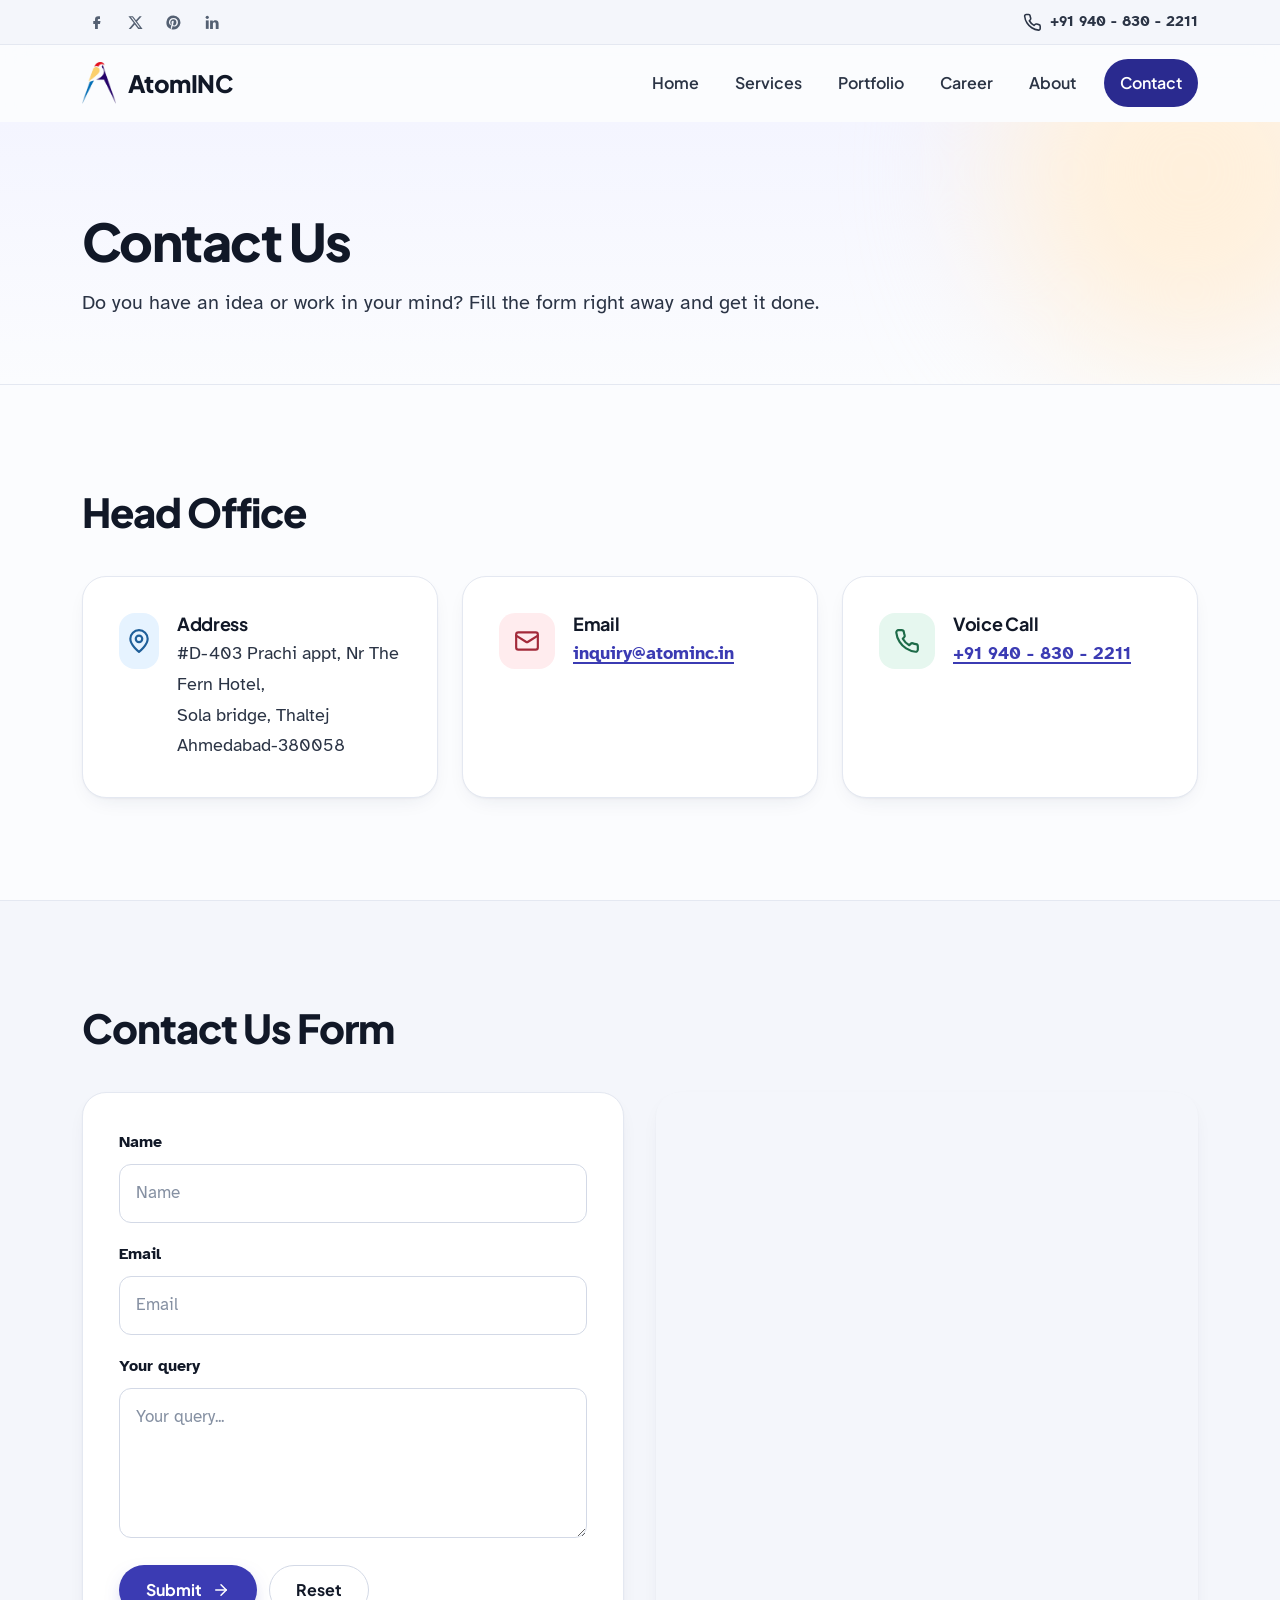
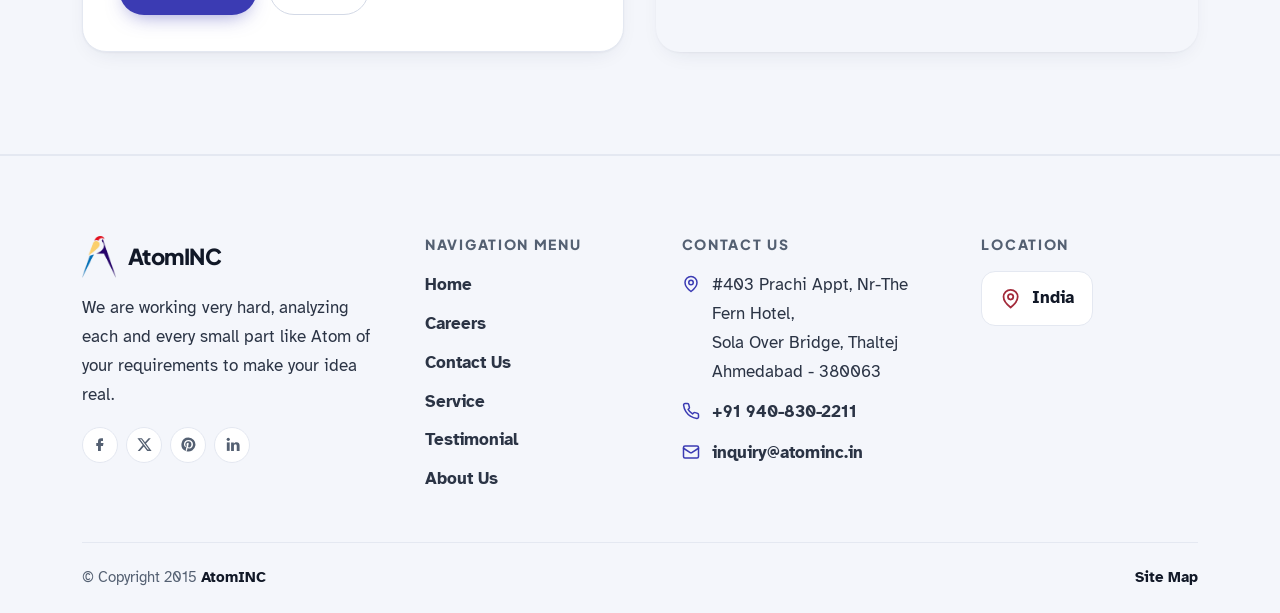
<file: contact.html>
<!DOCTYPE html>
<html lang="en" class="no-js">
<head>
  <meta charset="utf-8">
  <meta name="viewport" content="width=device-width, initial-scale=1">
  <title>Have any query contact us - AtomINC</title>
  <meta name="description" content="AtomINC provides mobile application development, web development, AI agents, custom agentic workflows and model fine-tuning, and almost everything under the hood of computing and communication technology.">
  <meta name="theme-color" content="#fbfcfe">
  <link rel="icon" type="image/png" href="img/Logo.png">
  <link rel="preconnect" href="https://fonts.googleapis.com">
  <link rel="preconnect" href="https://fonts.gstatic.com" crossorigin>
  <link href="https://fonts.googleapis.com/css2?family=Atkinson+Hyperlegible:ital,wght@0,400;0,700;1,400&family=Plus+Jakarta+Sans:wght@600;700;800&display=swap" rel="stylesheet">
  <link rel="stylesheet" href="css/site.css">
</head>
<body>
<a class="skip-link" href="#main">Skip to content</a>

<div class="topbar">
  <div class="wrap">
    <div class="social"><a href="https://www.facebook.com/pages/Atominc/1621077121454572" target="_blank" rel="noopener" aria-label="Facebook" title="Facebook"><svg class="icon fill" viewBox="0 0 24 24" aria-hidden="true"><path d="M15.5 3H13a4.5 4.5 0 0 0-4.5 4.5V10H6v4h2.5v7h4v-7h3l.75-4H12.5V7.75c0-.41.34-.75.75-.75h2.25z"/></svg></a><a href="https://x.com/akkii1804" target="_blank" rel="noopener" aria-label="X" title="X"><svg class="icon fill" viewBox="0 0 24 24" aria-hidden="true"><path d="M17.75 3h3.07l-6.7 7.66L22 21h-6.17l-4.83-6.32L5.47 21H2.4l7.17-8.2L2 3h6.33l4.37 5.78L17.75 3zm-1.08 16.2h1.7L7.4 4.73H5.58l11.09 14.47z"/></svg></a><a href="https://www.pinterest.com/atominc/" target="_blank" rel="noopener" aria-label="Pinterest" title="Pinterest"><svg class="icon fill" viewBox="0 0 24 24" aria-hidden="true"><path d="M12 2a10 10 0 0 0-3.64 19.31c-.09-.78-.16-1.98.03-2.83l1.17-4.96s-.3-.6-.3-1.48c0-1.39.8-2.42 1.8-2.42.85 0 1.26.64 1.26 1.4 0 .86-.55 2.14-.83 3.33-.24 1 .5 1.8 1.48 1.8 1.78 0 3.15-1.88 3.15-4.58 0-2.4-1.72-4.07-4.18-4.07-2.85 0-4.52 2.14-4.52 4.34 0 .86.33 1.78.74 2.28.08.1.09.19.07.29l-.28 1.13c-.04.18-.15.22-.34.13-1.25-.58-2.03-2.4-2.03-3.87 0-3.15 2.29-6.04 6.6-6.04 3.46 0 6.15 2.47 6.15 5.77 0 3.44-2.17 6.21-5.18 6.21-1.01 0-1.97-.53-2.29-1.15l-.62 2.38c-.23.87-.84 1.96-1.25 2.62A10 10 0 1 0 12 2z"/></svg></a><a href="https://www.linkedin.com/company/atominc" target="_blank" rel="noopener" aria-label="LinkedIn" title="LinkedIn"><svg class="icon fill" viewBox="0 0 24 24" aria-hidden="true"><path d="M4 9h4v12H4z"/><circle cx="6" cy="4.75" r="2.25"/><path d="M10 9h3.8v1.7c.55-1 1.9-2 3.9-2 3.2 0 4.3 2 4.3 5.1V21h-4v-6.4c0-1.5-.3-2.8-1.9-2.8s-2.1 1.2-2.1 2.7V21h-4z"/></svg></a></div>
    <a href="tel:+919408302211"><svg class="icon " viewBox="0 0 24 24" aria-hidden="true"><path d="M22 16.92v3a2 2 0 0 1-2.18 2 19.79 19.79 0 0 1-8.63-3.07 19.5 19.5 0 0 1-6-6 19.79 19.79 0 0 1-3.07-8.67A2 2 0 0 1 4.11 2h3a2 2 0 0 1 2 1.72 12.84 12.84 0 0 0 .7 2.81 2 2 0 0 1-.45 2.11L8.09 9.91a16 16 0 0 0 6 6l1.27-1.27a2 2 0 0 1 2.11-.45 12.84 12.84 0 0 0 2.81.7A2 2 0 0 1 22 16.92z"/></svg><span>+91 940 - 830 - 2211</span></a>
  </div>
</div>

<header class="site-header">
  <div class="wrap">
    <a class="brand" href="index.html" aria-label="AtomINC home">
      <img src="img/logo-mark.png" alt="" width="34" height="42">
      <span>AtomINC</span>
    </a>
    <button class="nav-toggle" type="button" aria-expanded="false" aria-controls="site-nav" aria-label="Toggle navigation">
      <svg class="icon i-open" viewBox="0 0 24 24" aria-hidden="true"><path d="M4 6h16"/><path d="M4 12h16"/><path d="M4 18h16"/></svg><svg class="icon i-close" viewBox="0 0 24 24" aria-hidden="true"><path d="M18 6 6 18"/><path d="m6 6 12 12"/></svg>
    </button>
    <nav class="nav" id="site-nav" aria-label="Main">
      <ul>
        <li><a href="index.html">Home</a></li><li><a href="service.html">Services</a></li><li><a href="portfolio.html">Portfolio</a></li><li><a href="careers.html">Career</a></li><li><a href="aboutus.html">About</a></li><li><a href="contact.html" class="nav-cta" aria-current="page">Contact</a></li>
      </ul>
    </nav>
  </div>
</header>

<main id="main">
<section class="page-hero" style="--hero-tint:#fff0dc">
  <div class="wrap">
    <h1>Contact Us</h1>
    <p>Do you have an idea or work in your mind? Fill the form right away and get it done.</p>
  </div>
</section>

<section class="section">
  <div class="wrap">
    <div class="section-head"><h2>Head Office</h2></div>
    <div class="grid grid-3">
      <div class="card contact-card reveal"><span class="badge-icon t-sky"><svg class="icon " viewBox="0 0 24 24" aria-hidden="true"><path d="M20 10c0 6-8 12-8 12s-8-6-8-12a8 8 0 0 1 16 0Z"/><circle cx="12" cy="10" r="3"/></svg></span><div><h3>Address</h3><address>#D-403 Prachi appt, Nr The Fern Hotel,<br>Sola bridge, Thaltej<br>Ahmedabad-380058</address></div></div>
      <div class="card contact-card reveal"><span class="badge-icon t-rose"><svg class="icon " viewBox="0 0 24 24" aria-hidden="true"><rect x="2" y="4" width="20" height="16" rx="2"/><path d="m22 7-8.97 5.7a1.94 1.94 0 0 1-2.06 0L2 7"/></svg></span><div><h3>Email</h3><p><a href="mailto:inquiry@atominc.in">inquiry@atominc.in</a></p></div></div>
      <div class="card contact-card reveal"><span class="badge-icon t-mint"><svg class="icon " viewBox="0 0 24 24" aria-hidden="true"><path d="M22 16.92v3a2 2 0 0 1-2.18 2 19.79 19.79 0 0 1-8.63-3.07 19.5 19.5 0 0 1-6-6 19.79 19.79 0 0 1-3.07-8.67A2 2 0 0 1 4.11 2h3a2 2 0 0 1 2 1.72 12.84 12.84 0 0 0 .7 2.81 2 2 0 0 1-.45 2.11L8.09 9.91a16 16 0 0 0 6 6l1.27-1.27a2 2 0 0 1 2.11-.45 12.84 12.84 0 0 0 2.81.7A2 2 0 0 1 22 16.92z"/></svg></span><div><h3>Voice Call</h3><p><a href="tel:+919408302211">+91 940 - 830 - 2211</a></p></div></div>
    </div>
  </div>
</section>

<section class="section alt">
  <div class="wrap">
    <div class="section-head"><h2>Contact Us Form</h2></div>
    <div class="grid grid-2" style="gap:32px">
      <form class="card form-grid" action="https://formspree.io/akshay@atominc.in" method="post" id="contact_form">
        <div class="field"><label for="name">Name</label><input type="text" name="name" id="name" placeholder="Name" autocomplete="name" required></div>
        <div class="field"><label for="email">Email</label><input type="email" name="email" id="email" placeholder="Email" autocomplete="email" required></div>
        <div class="field"><label for="message">Your query</label><textarea name="message" id="message" rows="4" placeholder="Your query..." required></textarea></div>
        <div class="form-actions">
          <button type="submit" class="btn btn-primary">Submit <svg class="icon " viewBox="0 0 24 24" aria-hidden="true"><path d="M5 12h14"/><path d="m12 5 7 7-7 7"/></svg></button>
          <button type="reset" class="btn btn-ghost">Reset</button>
        </div>
      </form>
      <iframe class="map-frame" title="Map of Ahmedabad, Gujarat" loading="lazy" src="https://www.google.com/maps?q=Ahmedabad,+Gujarat&amp;z=10&amp;output=embed"></iframe>
    </div>
  </div>
</section>
</main>

<footer class="site-footer">
  <div class="wrap">
    <div class="footer-grid">
      <div>
        <a class="brand" href="index.html">
          <img src="img/logo-mark.png" alt="" width="30" height="38">
          <span>AtomINC</span>
        </a>
        <p>We are working very hard, analyzing each and every small part like Atom of your requirements to make your idea real.</p>
        <div class="social"><a href="https://www.facebook.com/pages/Atominc/1621077121454572" target="_blank" rel="noopener" aria-label="Facebook" title="Facebook"><svg class="icon fill" viewBox="0 0 24 24" aria-hidden="true"><path d="M15.5 3H13a4.5 4.5 0 0 0-4.5 4.5V10H6v4h2.5v7h4v-7h3l.75-4H12.5V7.75c0-.41.34-.75.75-.75h2.25z"/></svg></a><a href="https://x.com/akkii1804" target="_blank" rel="noopener" aria-label="X" title="X"><svg class="icon fill" viewBox="0 0 24 24" aria-hidden="true"><path d="M17.75 3h3.07l-6.7 7.66L22 21h-6.17l-4.83-6.32L5.47 21H2.4l7.17-8.2L2 3h6.33l4.37 5.78L17.75 3zm-1.08 16.2h1.7L7.4 4.73H5.58l11.09 14.47z"/></svg></a><a href="https://www.pinterest.com/atominc/" target="_blank" rel="noopener" aria-label="Pinterest" title="Pinterest"><svg class="icon fill" viewBox="0 0 24 24" aria-hidden="true"><path d="M12 2a10 10 0 0 0-3.64 19.31c-.09-.78-.16-1.98.03-2.83l1.17-4.96s-.3-.6-.3-1.48c0-1.39.8-2.42 1.8-2.42.85 0 1.26.64 1.26 1.4 0 .86-.55 2.14-.83 3.33-.24 1 .5 1.8 1.48 1.8 1.78 0 3.15-1.88 3.15-4.58 0-2.4-1.72-4.07-4.18-4.07-2.85 0-4.52 2.14-4.52 4.34 0 .86.33 1.78.74 2.28.08.1.09.19.07.29l-.28 1.13c-.04.18-.15.22-.34.13-1.25-.58-2.03-2.4-2.03-3.87 0-3.15 2.29-6.04 6.6-6.04 3.46 0 6.15 2.47 6.15 5.77 0 3.44-2.17 6.21-5.18 6.21-1.01 0-1.97-.53-2.29-1.15l-.62 2.38c-.23.87-.84 1.96-1.25 2.62A10 10 0 1 0 12 2z"/></svg></a><a href="https://www.linkedin.com/company/atominc" target="_blank" rel="noopener" aria-label="LinkedIn" title="LinkedIn"><svg class="icon fill" viewBox="0 0 24 24" aria-hidden="true"><path d="M4 9h4v12H4z"/><circle cx="6" cy="4.75" r="2.25"/><path d="M10 9h3.8v1.7c.55-1 1.9-2 3.9-2 3.2 0 4.3 2 4.3 5.1V21h-4v-6.4c0-1.5-.3-2.8-1.9-2.8s-2.1 1.2-2.1 2.7V21h-4z"/></svg></a></div>
      </div>
      <div>
        <h2>Navigation Menu</h2>
        <ul class="footer-links">
          <li><a href="index.html">Home</a></li>
          <li><a href="careers.html">Careers</a></li>
          <li><a href="contact.html">Contact Us</a></li>
          <li><a href="service.html">Service</a></li>
          <li><a href="testimonial.html">Testimonial</a></li>
          <li><a href="aboutus.html">About Us</a></li>
        </ul>
      </div>
      <div>
        <h2>Contact Us</h2>
        <address>
          <div><svg class="icon " viewBox="0 0 24 24" aria-hidden="true"><path d="M20 10c0 6-8 12-8 12s-8-6-8-12a8 8 0 0 1 16 0Z"/><circle cx="12" cy="10" r="3"/></svg><span>#403 Prachi Appt, Nr-The Fern Hotel,<br>Sola Over Bridge, Thaltej<br>Ahmedabad - 380063</span></div>
          <div><svg class="icon " viewBox="0 0 24 24" aria-hidden="true"><path d="M22 16.92v3a2 2 0 0 1-2.18 2 19.79 19.79 0 0 1-8.63-3.07 19.5 19.5 0 0 1-6-6 19.79 19.79 0 0 1-3.07-8.67A2 2 0 0 1 4.11 2h3a2 2 0 0 1 2 1.72 12.84 12.84 0 0 0 .7 2.81 2 2 0 0 1-.45 2.11L8.09 9.91a16 16 0 0 0 6 6l1.27-1.27a2 2 0 0 1 2.11-.45 12.84 12.84 0 0 0 2.81.7A2 2 0 0 1 22 16.92z"/></svg><a href="tel:+919408302211">+91 940-830-2211</a></div>
          <div><svg class="icon " viewBox="0 0 24 24" aria-hidden="true"><rect x="2" y="4" width="20" height="16" rx="2"/><path d="m22 7-8.97 5.7a1.94 1.94 0 0 1-2.06 0L2 7"/></svg><a href="mailto:inquiry@atominc.in">inquiry@atominc.in</a></div>
        </address>
      </div>
      <div>
        <h2>Location</h2>
        <span class="location-chip"><svg class="icon " viewBox="0 0 24 24" aria-hidden="true"><path d="M20 10c0 6-8 12-8 12s-8-6-8-12a8 8 0 0 1 16 0Z"/><circle cx="12" cy="10" r="3"/></svg> India</span>
      </div>
    </div>
    <div class="footer-bottom">
      <span>&copy; Copyright 2015 <a href="index.html">AtomINC</a></span>
      <a href="sitemap.html">Site Map</a>
    </div>
  </div>
</footer>

<a class="to-top" href="#main" aria-label="Back to top"><svg class="icon " viewBox="0 0 24 24" aria-hidden="true"><path d="m18 15-6-6-6 6"/></svg></a>
<script src="js/site.js"></script>
</body>
</html>
</file>
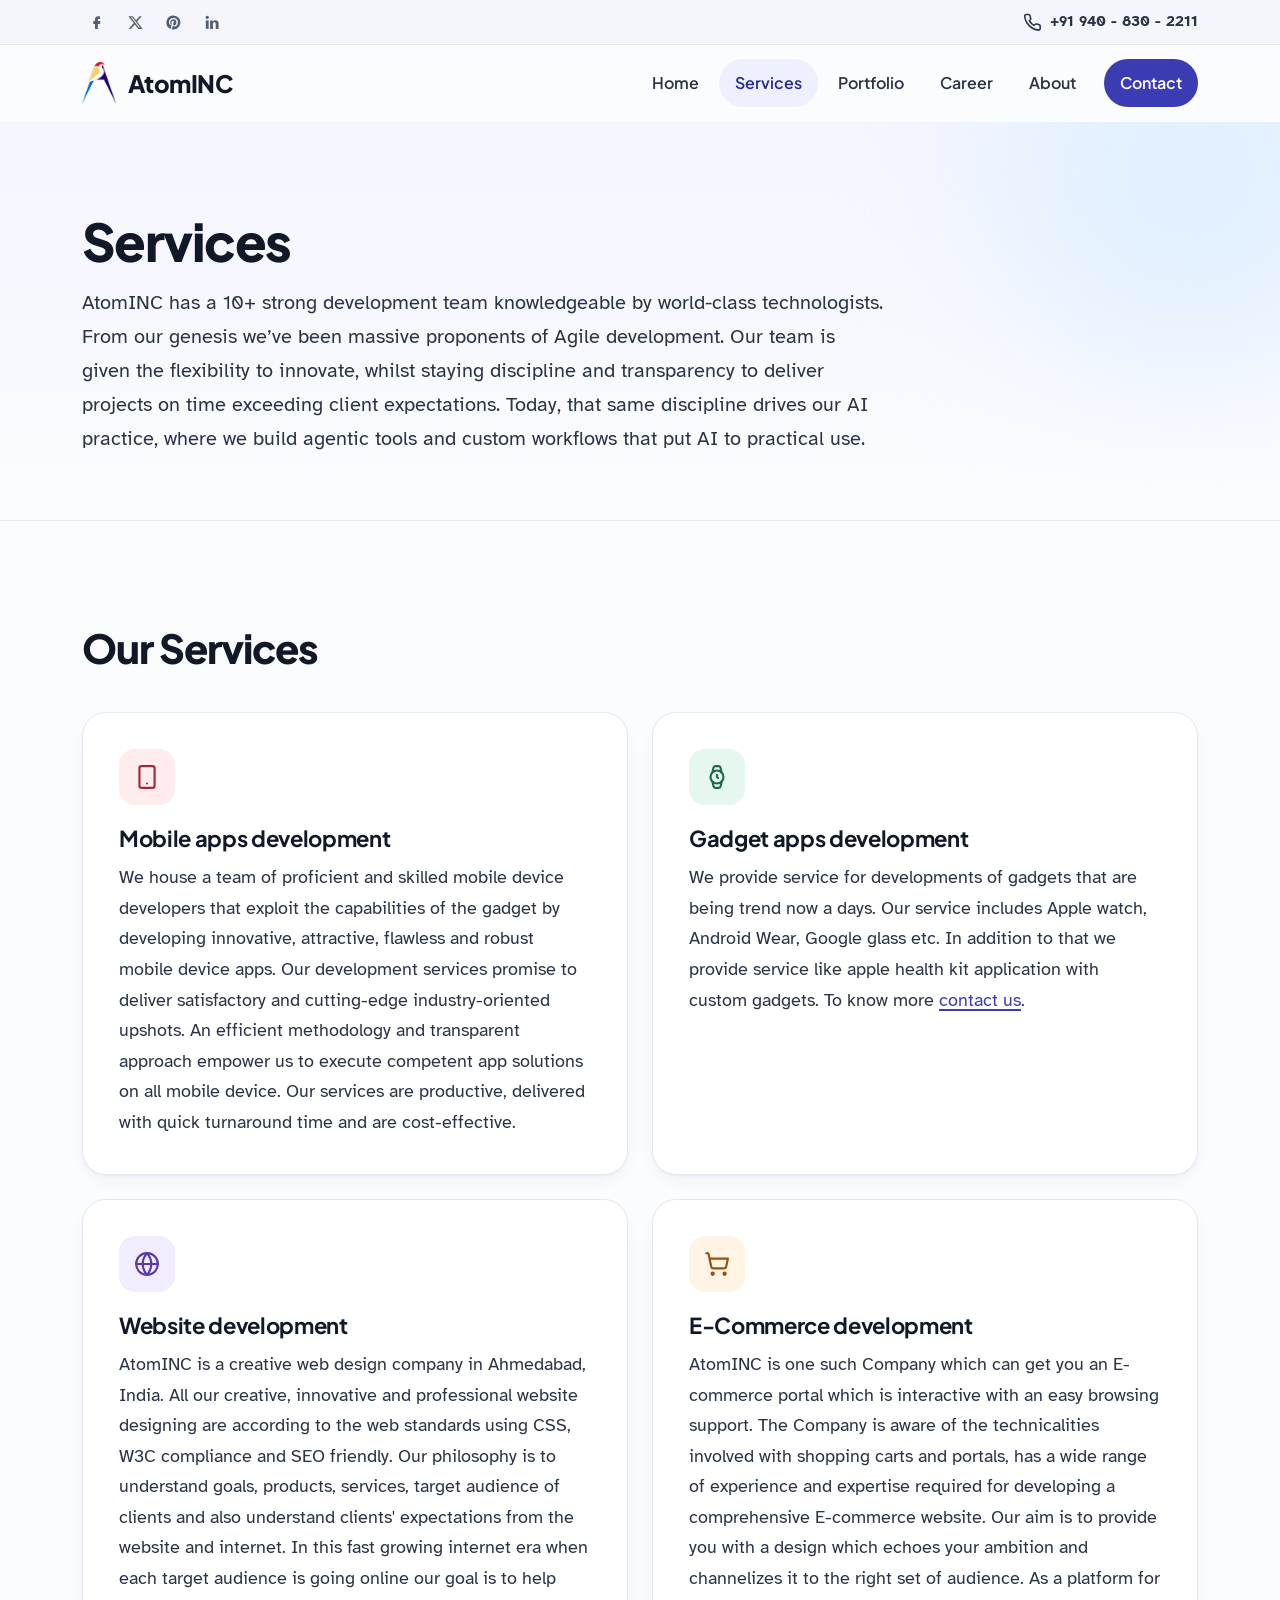
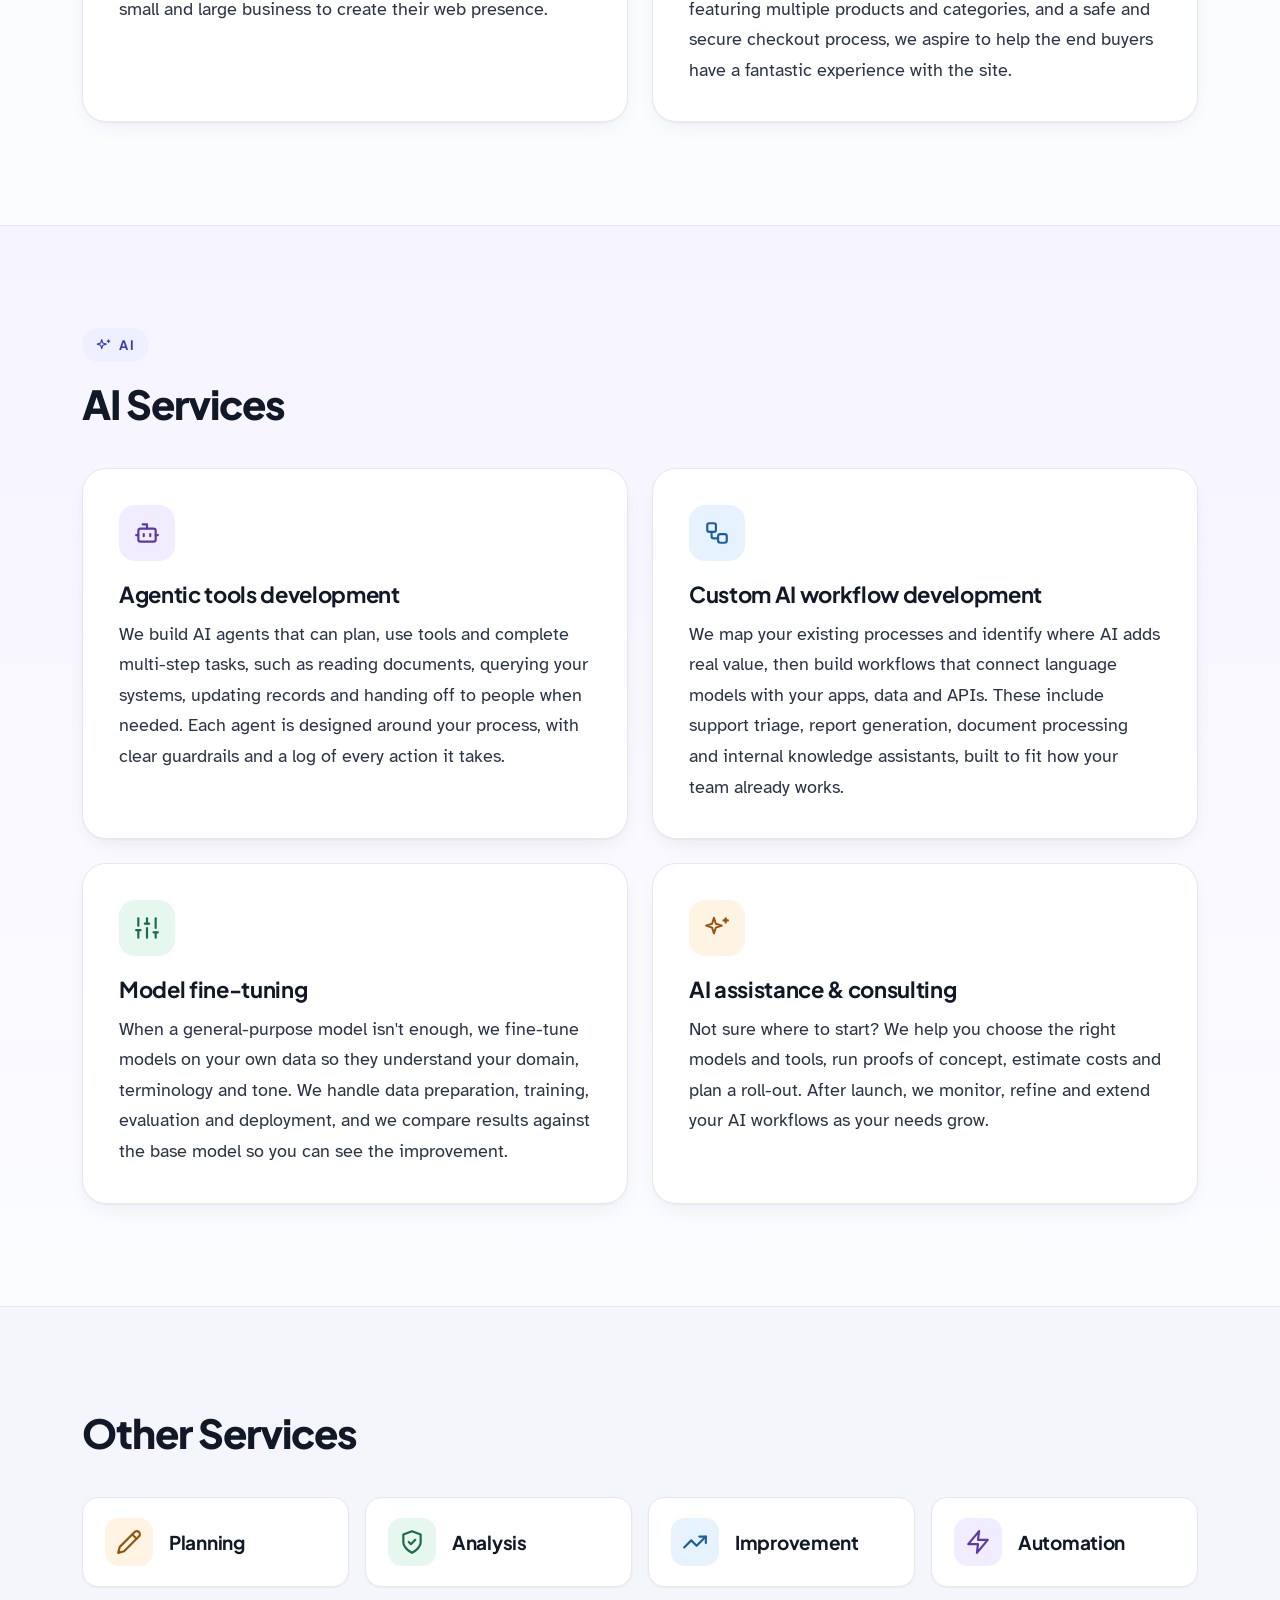
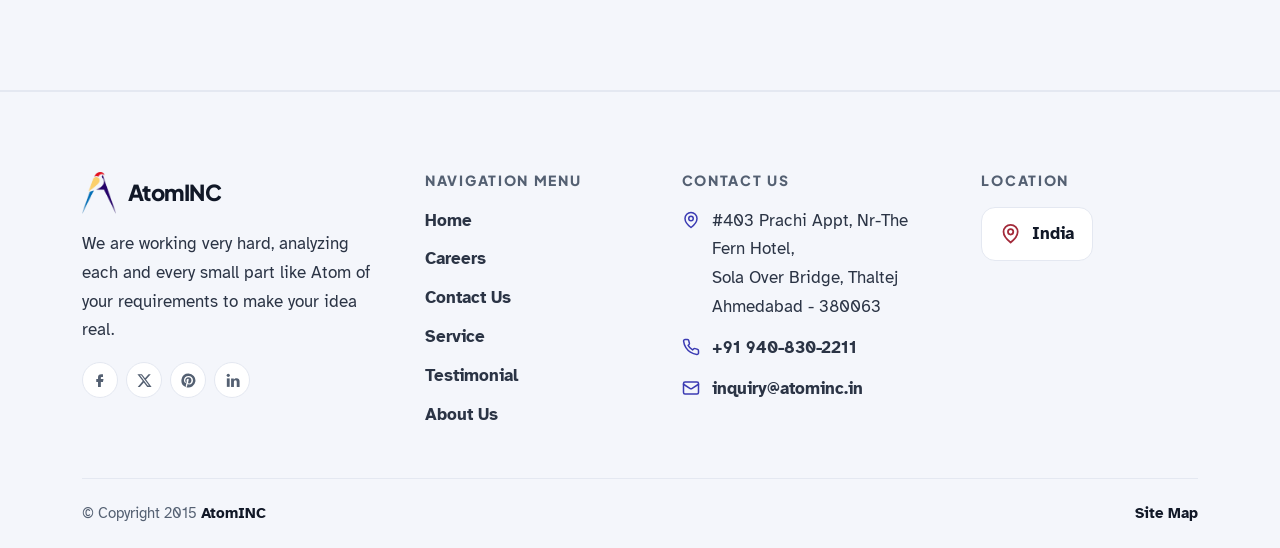
<file: service.html>
<!DOCTYPE html>
<html lang="en" class="no-js">
<head>
  <meta charset="utf-8">
  <meta name="viewport" content="width=device-width, initial-scale=1">
  <title>Our services - AtomINC</title>
  <meta name="description" content="AtomINC provides mobile application development, web development, AI agents, custom agentic workflows and model fine-tuning, and almost everything under the hood of computing and communication technology.">
  <meta name="theme-color" content="#fbfcfe">
  <link rel="icon" type="image/png" href="img/Logo.png">
  <link rel="preconnect" href="https://fonts.googleapis.com">
  <link rel="preconnect" href="https://fonts.gstatic.com" crossorigin>
  <link href="https://fonts.googleapis.com/css2?family=Atkinson+Hyperlegible:ital,wght@0,400;0,700;1,400&family=Plus+Jakarta+Sans:wght@600;700;800&display=swap" rel="stylesheet">
  <link rel="stylesheet" href="css/site.css">
</head>
<body>
<a class="skip-link" href="#main">Skip to content</a>

<div class="topbar">
  <div class="wrap">
    <div class="social"><a href="https://www.facebook.com/pages/Atominc/1621077121454572" target="_blank" rel="noopener" aria-label="Facebook" title="Facebook"><svg class="icon fill" viewBox="0 0 24 24" aria-hidden="true"><path d="M15.5 3H13a4.5 4.5 0 0 0-4.5 4.5V10H6v4h2.5v7h4v-7h3l.75-4H12.5V7.75c0-.41.34-.75.75-.75h2.25z"/></svg></a><a href="https://x.com/akkii1804" target="_blank" rel="noopener" aria-label="X" title="X"><svg class="icon fill" viewBox="0 0 24 24" aria-hidden="true"><path d="M17.75 3h3.07l-6.7 7.66L22 21h-6.17l-4.83-6.32L5.47 21H2.4l7.17-8.2L2 3h6.33l4.37 5.78L17.75 3zm-1.08 16.2h1.7L7.4 4.73H5.58l11.09 14.47z"/></svg></a><a href="https://www.pinterest.com/atominc/" target="_blank" rel="noopener" aria-label="Pinterest" title="Pinterest"><svg class="icon fill" viewBox="0 0 24 24" aria-hidden="true"><path d="M12 2a10 10 0 0 0-3.64 19.31c-.09-.78-.16-1.98.03-2.83l1.17-4.96s-.3-.6-.3-1.48c0-1.39.8-2.42 1.8-2.42.85 0 1.26.64 1.26 1.4 0 .86-.55 2.14-.83 3.33-.24 1 .5 1.8 1.48 1.8 1.78 0 3.15-1.88 3.15-4.58 0-2.4-1.72-4.07-4.18-4.07-2.85 0-4.52 2.14-4.52 4.34 0 .86.33 1.78.74 2.28.08.1.09.19.07.29l-.28 1.13c-.04.18-.15.22-.34.13-1.25-.58-2.03-2.4-2.03-3.87 0-3.15 2.29-6.04 6.6-6.04 3.46 0 6.15 2.47 6.15 5.77 0 3.44-2.17 6.21-5.18 6.21-1.01 0-1.97-.53-2.29-1.15l-.62 2.38c-.23.87-.84 1.96-1.25 2.62A10 10 0 1 0 12 2z"/></svg></a><a href="https://www.linkedin.com/company/atominc" target="_blank" rel="noopener" aria-label="LinkedIn" title="LinkedIn"><svg class="icon fill" viewBox="0 0 24 24" aria-hidden="true"><path d="M4 9h4v12H4z"/><circle cx="6" cy="4.75" r="2.25"/><path d="M10 9h3.8v1.7c.55-1 1.9-2 3.9-2 3.2 0 4.3 2 4.3 5.1V21h-4v-6.4c0-1.5-.3-2.8-1.9-2.8s-2.1 1.2-2.1 2.7V21h-4z"/></svg></a></div>
    <a href="tel:+919408302211"><svg class="icon " viewBox="0 0 24 24" aria-hidden="true"><path d="M22 16.92v3a2 2 0 0 1-2.18 2 19.79 19.79 0 0 1-8.63-3.07 19.5 19.5 0 0 1-6-6 19.79 19.79 0 0 1-3.07-8.67A2 2 0 0 1 4.11 2h3a2 2 0 0 1 2 1.72 12.84 12.84 0 0 0 .7 2.81 2 2 0 0 1-.45 2.11L8.09 9.91a16 16 0 0 0 6 6l1.27-1.27a2 2 0 0 1 2.11-.45 12.84 12.84 0 0 0 2.81.7A2 2 0 0 1 22 16.92z"/></svg><span>+91 940 - 830 - 2211</span></a>
  </div>
</div>

<header class="site-header">
  <div class="wrap">
    <a class="brand" href="index.html" aria-label="AtomINC home">
      <img src="img/logo-mark.png" alt="" width="34" height="42">
      <span>AtomINC</span>
    </a>
    <button class="nav-toggle" type="button" aria-expanded="false" aria-controls="site-nav" aria-label="Toggle navigation">
      <svg class="icon i-open" viewBox="0 0 24 24" aria-hidden="true"><path d="M4 6h16"/><path d="M4 12h16"/><path d="M4 18h16"/></svg><svg class="icon i-close" viewBox="0 0 24 24" aria-hidden="true"><path d="M18 6 6 18"/><path d="m6 6 12 12"/></svg>
    </button>
    <nav class="nav" id="site-nav" aria-label="Main">
      <ul>
        <li><a href="index.html">Home</a></li><li><a href="service.html" aria-current="page">Services</a></li><li><a href="portfolio.html">Portfolio</a></li><li><a href="careers.html">Career</a></li><li><a href="aboutus.html">About</a></li><li><a href="contact.html" class="nav-cta">Contact</a></li>
      </ul>
    </nav>
  </div>
</header>

<main id="main">
<section class="page-hero" style="--hero-tint:#e2f0ff">
  <div class="wrap">
    <h1>Services</h1>
    <p>AtomINC has a 10+ strong development team knowledgeable by world-class technologists. From our genesis we’ve been massive proponents of Agile development. Our team is given the flexibility to innovate, whilst staying discipline and transparency to deliver projects on time exceeding client expectations. Today, that same discipline drives our AI practice, where we build agentic tools and custom workflows that put AI to practical use.</p>
  </div>
</section>

<section class="section">
  <div class="wrap">
    <div class="section-head"><h2>Our Services</h2></div>
    <div class="grid grid-2"><article class="card service-card reveal"><div class="badge-icon t-rose"><svg class="icon " viewBox="0 0 24 24" aria-hidden="true"><rect x="5" y="2" width="14" height="20" rx="2"/><path d="M12 18h.01"/></svg></div><h3>Mobile apps development</h3><p>We house a team of proficient and skilled mobile device developers that exploit the capabilities of the gadget by developing innovative, attractive, flawless and robust mobile device apps. Our development services promise to deliver satisfactory and cutting-edge industry-oriented upshots. An efficient methodology and transparent approach empower us to execute competent app solutions on all mobile device. Our services are productive, delivered with quick turnaround time and are cost-effective.</p></article><article class="card service-card reveal"><div class="badge-icon t-mint"><svg class="icon " viewBox="0 0 24 24" aria-hidden="true"><circle cx="12" cy="12" r="6"/><path d="M12 10v2l1 1"/><path d="m16.13 7.66-.81-4.05a2 2 0 0 0-2-1.61h-2.68a2 2 0 0 0-2 1.61l-.78 4.05"/><path d="m7.88 16.36.8 4a2 2 0 0 0 2 1.61h2.72a2 2 0 0 0 2-1.61l.81-4.05"/></svg></div><h3>Gadget apps development</h3><p>We provide service for developments of gadgets that are being trend now a days. Our service includes Apple watch, Android Wear, Google glass etc. In addition to that we provide service like apple health kit application with custom gadgets. To know more <a href="contact.html">contact us</a>.</p></article><article class="card service-card reveal"><div class="badge-icon t-lilac"><svg class="icon " viewBox="0 0 24 24" aria-hidden="true"><circle cx="12" cy="12" r="10"/><path d="M2 12h20"/><path d="M12 2a15.3 15.3 0 0 1 4 10 15.3 15.3 0 0 1-4 10 15.3 15.3 0 0 1-4-10 15.3 15.3 0 0 1 4-10z"/></svg></div><h3>Website development</h3><p>AtomINC is a creative web design company in Ahmedabad, India. All our creative, innovative and professional website designing are according to the web standards using CSS, W3C compliance and SEO friendly. Our philosophy is to understand goals, products, services, target audience of clients and also understand clients' expectations from the website and internet. In this fast growing internet era when each target audience is going online our goal is to help small and large business to create their web presence.</p></article><article class="card service-card reveal"><div class="badge-icon t-peach"><svg class="icon " viewBox="0 0 24 24" aria-hidden="true"><circle cx="8" cy="21" r="1"/><circle cx="19" cy="21" r="1"/><path d="M2.05 2.05h2l2.66 12.42a2 2 0 0 0 2 1.58h9.78a2 2 0 0 0 1.95-1.57l1.65-7.43H5.12"/></svg></div><h3>E-Commerce development</h3><p>AtomINC is one such Company which can get you an E-commerce portal which is interactive with an easy browsing support. The Company is aware of the technicalities involved with shopping carts and portals, has a wide range of experience and expertise required for developing a comprehensive E-commerce website. Our aim is to provide you with a design which echoes your ambition and channelizes it to the right set of audience. As a platform for featuring multiple products and categories, and a safe and secure checkout process, we aspire to help the end buyers have a fantastic experience with the site.</p></article></div>
  </div>
</section>

<section class="section ai-section" id="ai">
  <div class="wrap">
    <div class="section-head"><span class="eyebrow"><svg class="icon " viewBox="0 0 24 24" aria-hidden="true"><path d="M9.94 14.06 8 20l-1.94-5.94L0 12l6.06-1.94L8 4l1.94 6.06L16 12z" transform="translate(2 -1) scale(.9)"/><path d="M20 3v4"/><path d="M22 5h-4"/></svg> AI</span><h2>AI Services</h2></div>
    <div class="grid grid-2"><article class="card service-card reveal"><div class="badge-icon t-lilac"><svg class="icon " viewBox="0 0 24 24" aria-hidden="true"><path d="M12 8V4H8"/><rect x="4" y="8" width="16" height="12" rx="2"/><path d="M2 14h2"/><path d="M20 14h2"/><path d="M15 13v2"/><path d="M9 13v2"/></svg></div><h3>Agentic tools development</h3><p>We build AI agents that can plan, use tools and complete multi-step tasks, such as reading documents, querying your systems, updating records and handing off to people when needed. Each agent is designed around your process, with clear guardrails and a log of every action it takes.</p></article><article class="card service-card reveal"><div class="badge-icon t-sky"><svg class="icon " viewBox="0 0 24 24" aria-hidden="true"><rect x="3" y="3" width="8" height="8" rx="2"/><path d="M7 11v4a2 2 0 0 0 2 2h4"/><rect x="13" y="13" width="8" height="8" rx="2"/></svg></div><h3>Custom AI workflow development</h3><p>We map your existing processes and identify where AI adds real value, then build workflows that connect language models with your apps, data and APIs. These include support triage, report generation, document processing and internal knowledge assistants, built to fit how your team already works.</p></article><article class="card service-card reveal"><div class="badge-icon t-mint"><svg class="icon " viewBox="0 0 24 24" aria-hidden="true"><path d="M4 21v-7"/><path d="M4 10V3"/><path d="M12 21v-9"/><path d="M12 8V3"/><path d="M20 21v-5"/><path d="M20 12V3"/><path d="M2 14h4"/><path d="M10 8h4"/><path d="M18 16h4"/></svg></div><h3>Model fine-tuning</h3><p>When a general-purpose model isn't enough, we fine-tune models on your own data so they understand your domain, terminology and tone. We handle data preparation, training, evaluation and deployment, and we compare results against the base model so you can see the improvement.</p></article><article class="card service-card reveal"><div class="badge-icon t-peach"><svg class="icon " viewBox="0 0 24 24" aria-hidden="true"><path d="M9.94 14.06 8 20l-1.94-5.94L0 12l6.06-1.94L8 4l1.94 6.06L16 12z" transform="translate(2 -1) scale(.9)"/><path d="M20 3v4"/><path d="M22 5h-4"/></svg></div><h3>AI assistance &amp; consulting</h3><p>Not sure where to start? We help you choose the right models and tools, run proofs of concept, estimate costs and plan a roll-out. After launch, we monitor, refine and extend your AI workflows as your needs grow.</p></article></div>
  </div>
</section>

<section class="section alt">
  <div class="wrap">
    <div class="section-head"><h2>Other Services</h2></div>
    <div class="pill-row">
      <div class="pill reveal"><span class="badge-icon t-peach"><svg class="icon " viewBox="0 0 24 24" aria-hidden="true"><path d="M17 3a2.85 2.83 0 1 1 4 4L7.5 20.5 2 22l1.5-5.5Z"/><path d="m15 5 4 4"/></svg></span><h3>Planning</h3></div>
      <div class="pill reveal"><span class="badge-icon t-mint"><svg class="icon " viewBox="0 0 24 24" aria-hidden="true"><path d="M12 22s8-4 8-10V5l-8-3-8 3v7c0 6 8 10 8 10"/><path d="m9 12 2 2 4-4"/></svg></span><h3>Analysis</h3></div>
      <div class="pill reveal"><span class="badge-icon t-sky"><svg class="icon " viewBox="0 0 24 24" aria-hidden="true"><path d="M22 7 13.5 15.5 8.5 10.5 2 17"/><path d="M16 7h6v6"/></svg></span><h3>Improvement</h3></div>
      <div class="pill reveal"><span class="badge-icon t-lilac"><svg class="icon " viewBox="0 0 24 24" aria-hidden="true"><path d="M13 2 3 14h9l-1 8 10-12h-9l1-8z"/></svg></span><h3>Automation</h3></div>
    </div>
  </div>
</section>
</main>

<footer class="site-footer">
  <div class="wrap">
    <div class="footer-grid">
      <div>
        <a class="brand" href="index.html">
          <img src="img/logo-mark.png" alt="" width="30" height="38">
          <span>AtomINC</span>
        </a>
        <p>We are working very hard, analyzing each and every small part like Atom of your requirements to make your idea real.</p>
        <div class="social"><a href="https://www.facebook.com/pages/Atominc/1621077121454572" target="_blank" rel="noopener" aria-label="Facebook" title="Facebook"><svg class="icon fill" viewBox="0 0 24 24" aria-hidden="true"><path d="M15.5 3H13a4.5 4.5 0 0 0-4.5 4.5V10H6v4h2.5v7h4v-7h3l.75-4H12.5V7.75c0-.41.34-.75.75-.75h2.25z"/></svg></a><a href="https://x.com/akkii1804" target="_blank" rel="noopener" aria-label="X" title="X"><svg class="icon fill" viewBox="0 0 24 24" aria-hidden="true"><path d="M17.75 3h3.07l-6.7 7.66L22 21h-6.17l-4.83-6.32L5.47 21H2.4l7.17-8.2L2 3h6.33l4.37 5.78L17.75 3zm-1.08 16.2h1.7L7.4 4.73H5.58l11.09 14.47z"/></svg></a><a href="https://www.pinterest.com/atominc/" target="_blank" rel="noopener" aria-label="Pinterest" title="Pinterest"><svg class="icon fill" viewBox="0 0 24 24" aria-hidden="true"><path d="M12 2a10 10 0 0 0-3.64 19.31c-.09-.78-.16-1.98.03-2.83l1.17-4.96s-.3-.6-.3-1.48c0-1.39.8-2.42 1.8-2.42.85 0 1.26.64 1.26 1.4 0 .86-.55 2.14-.83 3.33-.24 1 .5 1.8 1.48 1.8 1.78 0 3.15-1.88 3.15-4.58 0-2.4-1.72-4.07-4.18-4.07-2.85 0-4.52 2.14-4.52 4.34 0 .86.33 1.78.74 2.28.08.1.09.19.07.29l-.28 1.13c-.04.18-.15.22-.34.13-1.25-.58-2.03-2.4-2.03-3.87 0-3.15 2.29-6.04 6.6-6.04 3.46 0 6.15 2.47 6.15 5.77 0 3.44-2.17 6.21-5.18 6.21-1.01 0-1.97-.53-2.29-1.15l-.62 2.38c-.23.87-.84 1.96-1.25 2.62A10 10 0 1 0 12 2z"/></svg></a><a href="https://www.linkedin.com/company/atominc" target="_blank" rel="noopener" aria-label="LinkedIn" title="LinkedIn"><svg class="icon fill" viewBox="0 0 24 24" aria-hidden="true"><path d="M4 9h4v12H4z"/><circle cx="6" cy="4.75" r="2.25"/><path d="M10 9h3.8v1.7c.55-1 1.9-2 3.9-2 3.2 0 4.3 2 4.3 5.1V21h-4v-6.4c0-1.5-.3-2.8-1.9-2.8s-2.1 1.2-2.1 2.7V21h-4z"/></svg></a></div>
      </div>
      <div>
        <h2>Navigation Menu</h2>
        <ul class="footer-links">
          <li><a href="index.html">Home</a></li>
          <li><a href="careers.html">Careers</a></li>
          <li><a href="contact.html">Contact Us</a></li>
          <li><a href="service.html">Service</a></li>
          <li><a href="testimonial.html">Testimonial</a></li>
          <li><a href="aboutus.html">About Us</a></li>
        </ul>
      </div>
      <div>
        <h2>Contact Us</h2>
        <address>
          <div><svg class="icon " viewBox="0 0 24 24" aria-hidden="true"><path d="M20 10c0 6-8 12-8 12s-8-6-8-12a8 8 0 0 1 16 0Z"/><circle cx="12" cy="10" r="3"/></svg><span>#403 Prachi Appt, Nr-The Fern Hotel,<br>Sola Over Bridge, Thaltej<br>Ahmedabad - 380063</span></div>
          <div><svg class="icon " viewBox="0 0 24 24" aria-hidden="true"><path d="M22 16.92v3a2 2 0 0 1-2.18 2 19.79 19.79 0 0 1-8.63-3.07 19.5 19.5 0 0 1-6-6 19.79 19.79 0 0 1-3.07-8.67A2 2 0 0 1 4.11 2h3a2 2 0 0 1 2 1.72 12.84 12.84 0 0 0 .7 2.81 2 2 0 0 1-.45 2.11L8.09 9.91a16 16 0 0 0 6 6l1.27-1.27a2 2 0 0 1 2.11-.45 12.84 12.84 0 0 0 2.81.7A2 2 0 0 1 22 16.92z"/></svg><a href="tel:+919408302211">+91 940-830-2211</a></div>
          <div><svg class="icon " viewBox="0 0 24 24" aria-hidden="true"><rect x="2" y="4" width="20" height="16" rx="2"/><path d="m22 7-8.97 5.7a1.94 1.94 0 0 1-2.06 0L2 7"/></svg><a href="mailto:inquiry@atominc.in">inquiry@atominc.in</a></div>
        </address>
      </div>
      <div>
        <h2>Location</h2>
        <span class="location-chip"><svg class="icon " viewBox="0 0 24 24" aria-hidden="true"><path d="M20 10c0 6-8 12-8 12s-8-6-8-12a8 8 0 0 1 16 0Z"/><circle cx="12" cy="10" r="3"/></svg> India</span>
      </div>
    </div>
    <div class="footer-bottom">
      <span>&copy; Copyright 2015 <a href="index.html">AtomINC</a></span>
      <a href="sitemap.html">Site Map</a>
    </div>
  </div>
</footer>

<a class="to-top" href="#main" aria-label="Back to top"><svg class="icon " viewBox="0 0 24 24" aria-hidden="true"><path d="m18 15-6-6-6 6"/></svg></a>
<script src="js/site.js"></script>
</body>
</html>
</file>
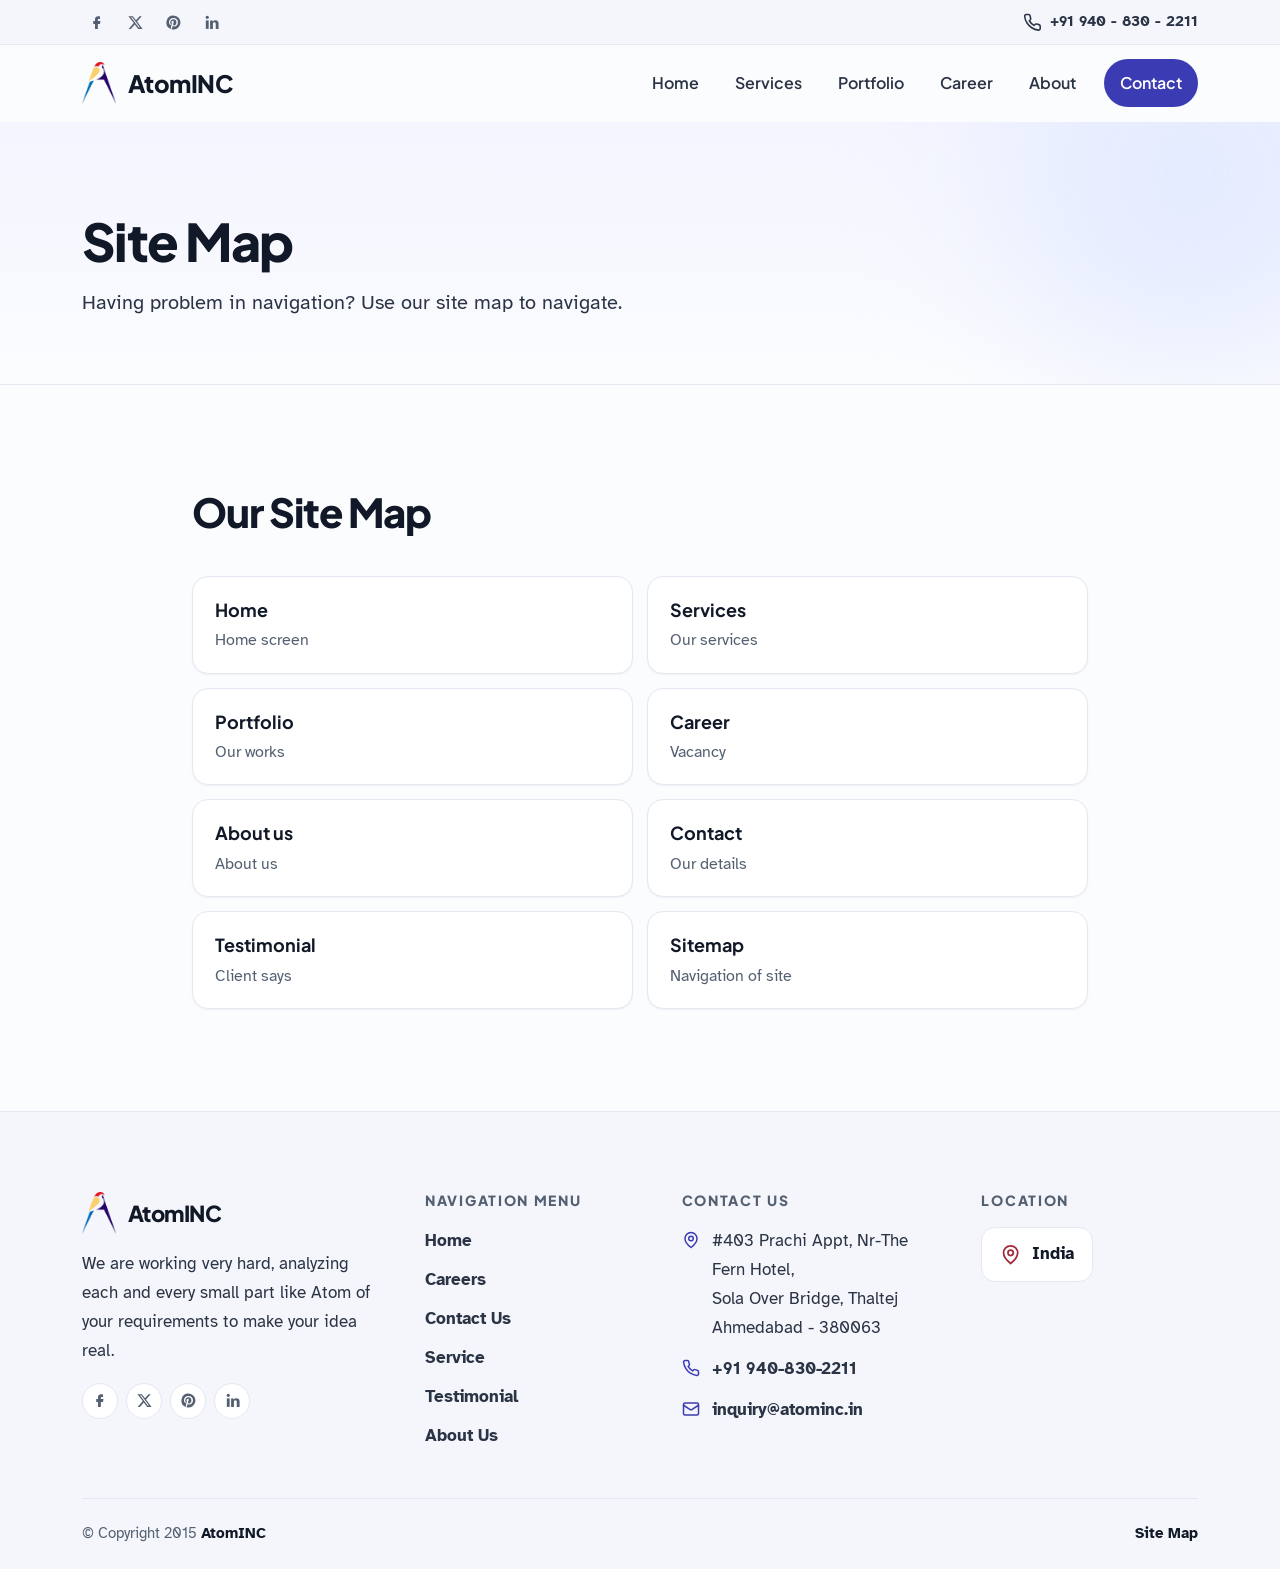
<file: sitemap.html>
<!DOCTYPE html>
<html lang="en" class="no-js">
<head>
  <meta charset="utf-8">
  <meta name="viewport" content="width=device-width, initial-scale=1">
  <title>Site map - AtomINC</title>
  <meta name="description" content="AtomINC provides mobile application development, web development, AI agents, custom agentic workflows and model fine-tuning, and almost everything under the hood of computing and communication technology.">
  <meta name="theme-color" content="#fbfcfe">
  <link rel="icon" type="image/png" href="img/Logo.png">
  <link rel="preconnect" href="https://fonts.googleapis.com">
  <link rel="preconnect" href="https://fonts.gstatic.com" crossorigin>
  <link href="https://fonts.googleapis.com/css2?family=Atkinson+Hyperlegible:ital,wght@0,400;0,700;1,400&family=Plus+Jakarta+Sans:wght@600;700;800&display=swap" rel="stylesheet">
  <link rel="stylesheet" href="css/site.css">
</head>
<body>
<a class="skip-link" href="#main">Skip to content</a>

<div class="topbar">
  <div class="wrap">
    <div class="social"><a href="https://www.facebook.com/pages/Atominc/1621077121454572" target="_blank" rel="noopener" aria-label="Facebook" title="Facebook"><svg class="icon fill" viewBox="0 0 24 24" aria-hidden="true"><path d="M15.5 3H13a4.5 4.5 0 0 0-4.5 4.5V10H6v4h2.5v7h4v-7h3l.75-4H12.5V7.75c0-.41.34-.75.75-.75h2.25z"/></svg></a><a href="https://x.com/akkii1804" target="_blank" rel="noopener" aria-label="X" title="X"><svg class="icon fill" viewBox="0 0 24 24" aria-hidden="true"><path d="M17.75 3h3.07l-6.7 7.66L22 21h-6.17l-4.83-6.32L5.47 21H2.4l7.17-8.2L2 3h6.33l4.37 5.78L17.75 3zm-1.08 16.2h1.7L7.4 4.73H5.58l11.09 14.47z"/></svg></a><a href="https://www.pinterest.com/atominc/" target="_blank" rel="noopener" aria-label="Pinterest" title="Pinterest"><svg class="icon fill" viewBox="0 0 24 24" aria-hidden="true"><path d="M12 2a10 10 0 0 0-3.64 19.31c-.09-.78-.16-1.98.03-2.83l1.17-4.96s-.3-.6-.3-1.48c0-1.39.8-2.42 1.8-2.42.85 0 1.26.64 1.26 1.4 0 .86-.55 2.14-.83 3.33-.24 1 .5 1.8 1.48 1.8 1.78 0 3.15-1.88 3.15-4.58 0-2.4-1.72-4.07-4.18-4.07-2.85 0-4.52 2.14-4.52 4.34 0 .86.33 1.78.74 2.28.08.1.09.19.07.29l-.28 1.13c-.04.18-.15.22-.34.13-1.25-.58-2.03-2.4-2.03-3.87 0-3.15 2.29-6.04 6.6-6.04 3.46 0 6.15 2.47 6.15 5.77 0 3.44-2.17 6.21-5.18 6.21-1.01 0-1.97-.53-2.29-1.15l-.62 2.38c-.23.87-.84 1.96-1.25 2.62A10 10 0 1 0 12 2z"/></svg></a><a href="https://www.linkedin.com/company/atominc" target="_blank" rel="noopener" aria-label="LinkedIn" title="LinkedIn"><svg class="icon fill" viewBox="0 0 24 24" aria-hidden="true"><path d="M4 9h4v12H4z"/><circle cx="6" cy="4.75" r="2.25"/><path d="M10 9h3.8v1.7c.55-1 1.9-2 3.9-2 3.2 0 4.3 2 4.3 5.1V21h-4v-6.4c0-1.5-.3-2.8-1.9-2.8s-2.1 1.2-2.1 2.7V21h-4z"/></svg></a></div>
    <a href="tel:+919408302211"><svg class="icon " viewBox="0 0 24 24" aria-hidden="true"><path d="M22 16.92v3a2 2 0 0 1-2.18 2 19.79 19.79 0 0 1-8.63-3.07 19.5 19.5 0 0 1-6-6 19.79 19.79 0 0 1-3.07-8.67A2 2 0 0 1 4.11 2h3a2 2 0 0 1 2 1.72 12.84 12.84 0 0 0 .7 2.81 2 2 0 0 1-.45 2.11L8.09 9.91a16 16 0 0 0 6 6l1.27-1.27a2 2 0 0 1 2.11-.45 12.84 12.84 0 0 0 2.81.7A2 2 0 0 1 22 16.92z"/></svg><span>+91 940 - 830 - 2211</span></a>
  </div>
</div>

<header class="site-header">
  <div class="wrap">
    <a class="brand" href="index.html" aria-label="AtomINC home">
      <img src="img/logo-mark.png" alt="" width="34" height="42">
      <span>AtomINC</span>
    </a>
    <button class="nav-toggle" type="button" aria-expanded="false" aria-controls="site-nav" aria-label="Toggle navigation">
      <svg class="icon i-open" viewBox="0 0 24 24" aria-hidden="true"><path d="M4 6h16"/><path d="M4 12h16"/><path d="M4 18h16"/></svg><svg class="icon i-close" viewBox="0 0 24 24" aria-hidden="true"><path d="M18 6 6 18"/><path d="m6 6 12 12"/></svg>
    </button>
    <nav class="nav" id="site-nav" aria-label="Main">
      <ul>
        <li><a href="index.html">Home</a></li><li><a href="service.html">Services</a></li><li><a href="portfolio.html">Portfolio</a></li><li><a href="careers.html">Career</a></li><li><a href="aboutus.html">About</a></li><li><a href="contact.html" class="nav-cta">Contact</a></li>
      </ul>
    </nav>
  </div>
</header>

<main id="main">
<section class="page-hero" style="--hero-tint:#e6ecff">
  <div class="wrap">
    <h1>Site Map</h1>
    <p>Having problem in navigation? Use our site map to navigate.</p>
  </div>
</section>

<section class="section">
  <div class="wrap" style="max-width:960px">
    <div class="section-head"><h2>Our Site Map</h2></div>
    <ul class="sitemap"><li><a href="index.html"><strong>Home</strong><span>Home screen</span></a></li><li><a href="service.html"><strong>Services</strong><span>Our services</span></a></li><li><a href="portfolio.html"><strong>Portfolio</strong><span>Our works</span></a></li><li><a href="careers.html"><strong>Career</strong><span>Vacancy</span></a></li><li><a href="aboutus.html"><strong>About us</strong><span>About us</span></a></li><li><a href="contact.html"><strong>Contact</strong><span>Our details</span></a></li><li><a href="testimonial.html"><strong>Testimonial</strong><span>Client says</span></a></li><li><a href="sitemap.html"><strong>Sitemap</strong><span>Navigation of site</span></a></li></ul>
  </div>
</section>
</main>

<footer class="site-footer">
  <div class="wrap">
    <div class="footer-grid">
      <div>
        <a class="brand" href="index.html">
          <img src="img/logo-mark.png" alt="" width="30" height="38">
          <span>AtomINC</span>
        </a>
        <p>We are working very hard, analyzing each and every small part like Atom of your requirements to make your idea real.</p>
        <div class="social"><a href="https://www.facebook.com/pages/Atominc/1621077121454572" target="_blank" rel="noopener" aria-label="Facebook" title="Facebook"><svg class="icon fill" viewBox="0 0 24 24" aria-hidden="true"><path d="M15.5 3H13a4.5 4.5 0 0 0-4.5 4.5V10H6v4h2.5v7h4v-7h3l.75-4H12.5V7.75c0-.41.34-.75.75-.75h2.25z"/></svg></a><a href="https://x.com/akkii1804" target="_blank" rel="noopener" aria-label="X" title="X"><svg class="icon fill" viewBox="0 0 24 24" aria-hidden="true"><path d="M17.75 3h3.07l-6.7 7.66L22 21h-6.17l-4.83-6.32L5.47 21H2.4l7.17-8.2L2 3h6.33l4.37 5.78L17.75 3zm-1.08 16.2h1.7L7.4 4.73H5.58l11.09 14.47z"/></svg></a><a href="https://www.pinterest.com/atominc/" target="_blank" rel="noopener" aria-label="Pinterest" title="Pinterest"><svg class="icon fill" viewBox="0 0 24 24" aria-hidden="true"><path d="M12 2a10 10 0 0 0-3.64 19.31c-.09-.78-.16-1.98.03-2.83l1.17-4.96s-.3-.6-.3-1.48c0-1.39.8-2.42 1.8-2.42.85 0 1.26.64 1.26 1.4 0 .86-.55 2.14-.83 3.33-.24 1 .5 1.8 1.48 1.8 1.78 0 3.15-1.88 3.15-4.58 0-2.4-1.72-4.07-4.18-4.07-2.85 0-4.52 2.14-4.52 4.34 0 .86.33 1.78.74 2.28.08.1.09.19.07.29l-.28 1.13c-.04.18-.15.22-.34.13-1.25-.58-2.03-2.4-2.03-3.87 0-3.15 2.29-6.04 6.6-6.04 3.46 0 6.15 2.47 6.15 5.77 0 3.44-2.17 6.21-5.18 6.21-1.01 0-1.97-.53-2.29-1.15l-.62 2.38c-.23.87-.84 1.96-1.25 2.62A10 10 0 1 0 12 2z"/></svg></a><a href="https://www.linkedin.com/company/atominc" target="_blank" rel="noopener" aria-label="LinkedIn" title="LinkedIn"><svg class="icon fill" viewBox="0 0 24 24" aria-hidden="true"><path d="M4 9h4v12H4z"/><circle cx="6" cy="4.75" r="2.25"/><path d="M10 9h3.8v1.7c.55-1 1.9-2 3.9-2 3.2 0 4.3 2 4.3 5.1V21h-4v-6.4c0-1.5-.3-2.8-1.9-2.8s-2.1 1.2-2.1 2.7V21h-4z"/></svg></a></div>
      </div>
      <div>
        <h2>Navigation Menu</h2>
        <ul class="footer-links">
          <li><a href="index.html">Home</a></li>
          <li><a href="careers.html">Careers</a></li>
          <li><a href="contact.html">Contact Us</a></li>
          <li><a href="service.html">Service</a></li>
          <li><a href="testimonial.html">Testimonial</a></li>
          <li><a href="aboutus.html">About Us</a></li>
        </ul>
      </div>
      <div>
        <h2>Contact Us</h2>
        <address>
          <div><svg class="icon " viewBox="0 0 24 24" aria-hidden="true"><path d="M20 10c0 6-8 12-8 12s-8-6-8-12a8 8 0 0 1 16 0Z"/><circle cx="12" cy="10" r="3"/></svg><span>#403 Prachi Appt, Nr-The Fern Hotel,<br>Sola Over Bridge, Thaltej<br>Ahmedabad - 380063</span></div>
          <div><svg class="icon " viewBox="0 0 24 24" aria-hidden="true"><path d="M22 16.92v3a2 2 0 0 1-2.18 2 19.79 19.79 0 0 1-8.63-3.07 19.5 19.5 0 0 1-6-6 19.79 19.79 0 0 1-3.07-8.67A2 2 0 0 1 4.11 2h3a2 2 0 0 1 2 1.72 12.84 12.84 0 0 0 .7 2.81 2 2 0 0 1-.45 2.11L8.09 9.91a16 16 0 0 0 6 6l1.27-1.27a2 2 0 0 1 2.11-.45 12.84 12.84 0 0 0 2.81.7A2 2 0 0 1 22 16.92z"/></svg><a href="tel:+919408302211">+91 940-830-2211</a></div>
          <div><svg class="icon " viewBox="0 0 24 24" aria-hidden="true"><rect x="2" y="4" width="20" height="16" rx="2"/><path d="m22 7-8.97 5.7a1.94 1.94 0 0 1-2.06 0L2 7"/></svg><a href="mailto:inquiry@atominc.in">inquiry@atominc.in</a></div>
        </address>
      </div>
      <div>
        <h2>Location</h2>
        <span class="location-chip"><svg class="icon " viewBox="0 0 24 24" aria-hidden="true"><path d="M20 10c0 6-8 12-8 12s-8-6-8-12a8 8 0 0 1 16 0Z"/><circle cx="12" cy="10" r="3"/></svg> India</span>
      </div>
    </div>
    <div class="footer-bottom">
      <span>&copy; Copyright 2015 <a href="index.html">AtomINC</a></span>
      <a href="sitemap.html">Site Map</a>
    </div>
  </div>
</footer>

<a class="to-top" href="#main" aria-label="Back to top"><svg class="icon " viewBox="0 0 24 24" aria-hidden="true"><path d="m18 15-6-6-6 6"/></svg></a>
<script src="js/site.js"></script>
</body>
</html>
</file>
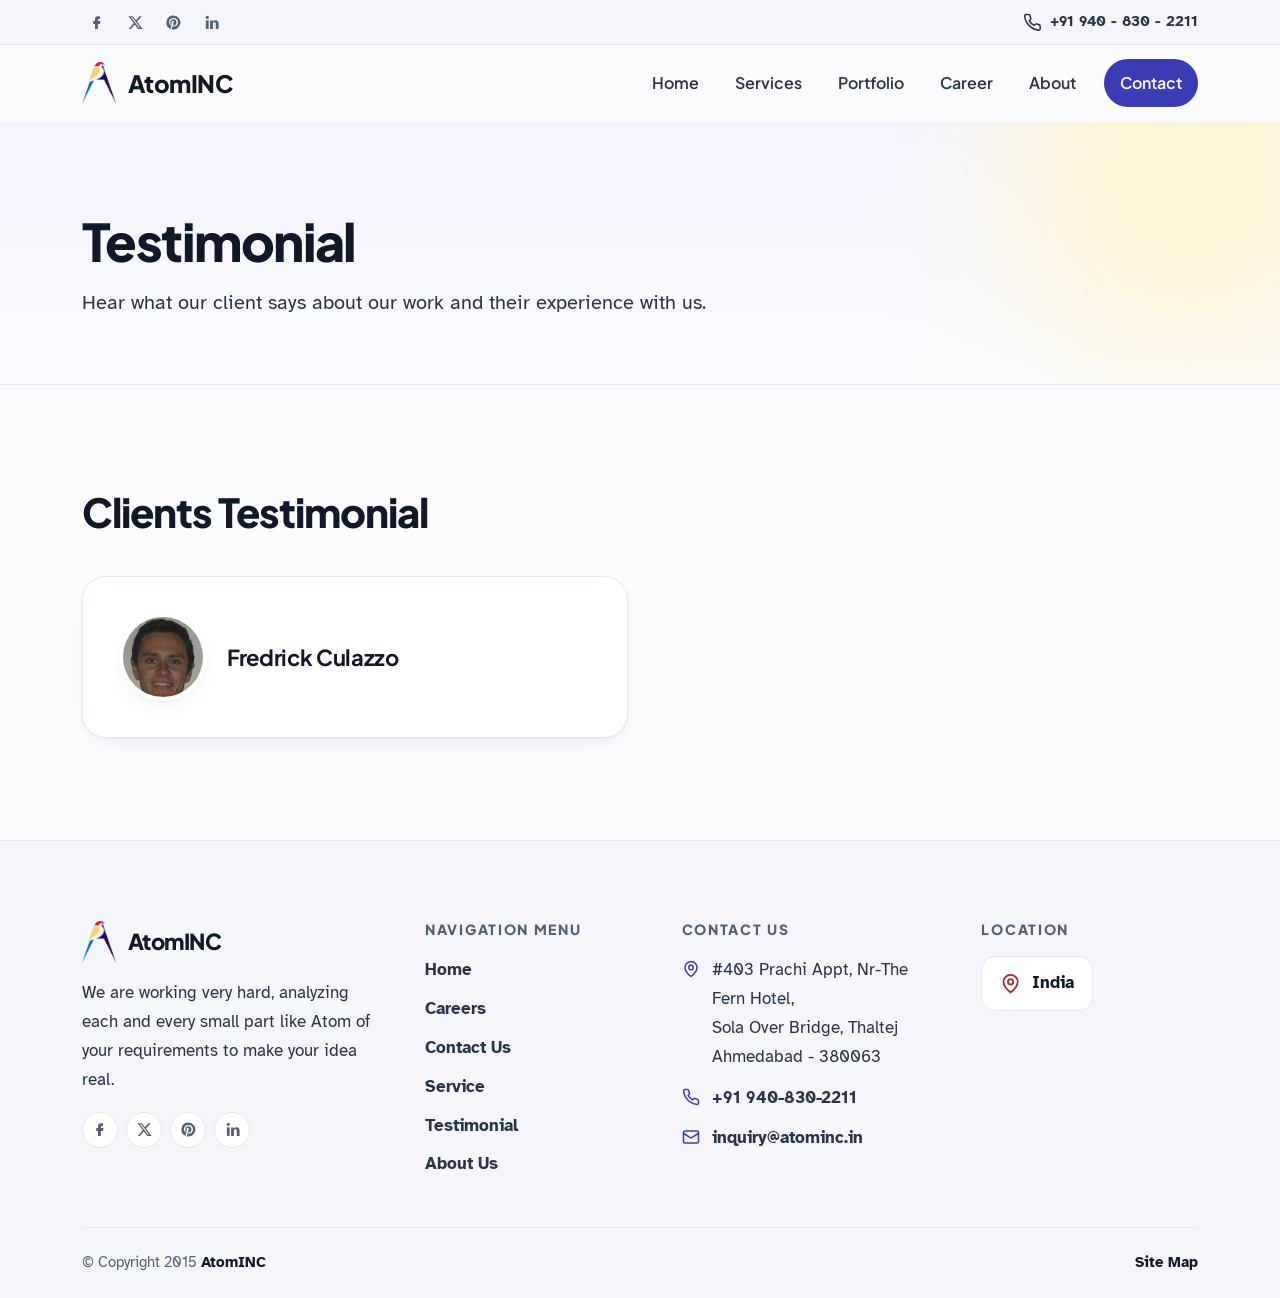
<file: testimonial.html>
<!DOCTYPE html>
<html lang="en" class="no-js">
<head>
  <meta charset="utf-8">
  <meta name="viewport" content="width=device-width, initial-scale=1">
  <title>Client's testimonials - AtomINC</title>
  <meta name="description" content="AtomINC provides mobile application development, web development, AI agents, custom agentic workflows and model fine-tuning, and almost everything under the hood of computing and communication technology.">
  <meta name="theme-color" content="#fbfcfe">
  <link rel="icon" type="image/png" href="img/Logo.png">
  <link rel="preconnect" href="https://fonts.googleapis.com">
  <link rel="preconnect" href="https://fonts.gstatic.com" crossorigin>
  <link href="https://fonts.googleapis.com/css2?family=Atkinson+Hyperlegible:ital,wght@0,400;0,700;1,400&family=Plus+Jakarta+Sans:wght@600;700;800&display=swap" rel="stylesheet">
  <link rel="stylesheet" href="css/site.css">
</head>
<body>
<a class="skip-link" href="#main">Skip to content</a>

<div class="topbar">
  <div class="wrap">
    <div class="social"><a href="https://www.facebook.com/pages/Atominc/1621077121454572" target="_blank" rel="noopener" aria-label="Facebook" title="Facebook"><svg class="icon fill" viewBox="0 0 24 24" aria-hidden="true"><path d="M15.5 3H13a4.5 4.5 0 0 0-4.5 4.5V10H6v4h2.5v7h4v-7h3l.75-4H12.5V7.75c0-.41.34-.75.75-.75h2.25z"/></svg></a><a href="https://x.com/akkii1804" target="_blank" rel="noopener" aria-label="X" title="X"><svg class="icon fill" viewBox="0 0 24 24" aria-hidden="true"><path d="M17.75 3h3.07l-6.7 7.66L22 21h-6.17l-4.83-6.32L5.47 21H2.4l7.17-8.2L2 3h6.33l4.37 5.78L17.75 3zm-1.08 16.2h1.7L7.4 4.73H5.58l11.09 14.47z"/></svg></a><a href="https://www.pinterest.com/atominc/" target="_blank" rel="noopener" aria-label="Pinterest" title="Pinterest"><svg class="icon fill" viewBox="0 0 24 24" aria-hidden="true"><path d="M12 2a10 10 0 0 0-3.64 19.31c-.09-.78-.16-1.98.03-2.83l1.17-4.96s-.3-.6-.3-1.48c0-1.39.8-2.42 1.8-2.42.85 0 1.26.64 1.26 1.4 0 .86-.55 2.14-.83 3.33-.24 1 .5 1.8 1.48 1.8 1.78 0 3.15-1.88 3.15-4.58 0-2.4-1.72-4.07-4.18-4.07-2.85 0-4.52 2.14-4.52 4.34 0 .86.33 1.78.74 2.28.08.1.09.19.07.29l-.28 1.13c-.04.18-.15.22-.34.13-1.25-.58-2.03-2.4-2.03-3.87 0-3.15 2.29-6.04 6.6-6.04 3.46 0 6.15 2.47 6.15 5.77 0 3.44-2.17 6.21-5.18 6.21-1.01 0-1.97-.53-2.29-1.15l-.62 2.38c-.23.87-.84 1.96-1.25 2.62A10 10 0 1 0 12 2z"/></svg></a><a href="https://www.linkedin.com/company/atominc" target="_blank" rel="noopener" aria-label="LinkedIn" title="LinkedIn"><svg class="icon fill" viewBox="0 0 24 24" aria-hidden="true"><path d="M4 9h4v12H4z"/><circle cx="6" cy="4.75" r="2.25"/><path d="M10 9h3.8v1.7c.55-1 1.9-2 3.9-2 3.2 0 4.3 2 4.3 5.1V21h-4v-6.4c0-1.5-.3-2.8-1.9-2.8s-2.1 1.2-2.1 2.7V21h-4z"/></svg></a></div>
    <a href="tel:+919408302211"><svg class="icon " viewBox="0 0 24 24" aria-hidden="true"><path d="M22 16.92v3a2 2 0 0 1-2.18 2 19.79 19.79 0 0 1-8.63-3.07 19.5 19.5 0 0 1-6-6 19.79 19.79 0 0 1-3.07-8.67A2 2 0 0 1 4.11 2h3a2 2 0 0 1 2 1.72 12.84 12.84 0 0 0 .7 2.81 2 2 0 0 1-.45 2.11L8.09 9.91a16 16 0 0 0 6 6l1.27-1.27a2 2 0 0 1 2.11-.45 12.84 12.84 0 0 0 2.81.7A2 2 0 0 1 22 16.92z"/></svg><span>+91 940 - 830 - 2211</span></a>
  </div>
</div>

<header class="site-header">
  <div class="wrap">
    <a class="brand" href="index.html" aria-label="AtomINC home">
      <img src="img/logo-mark.png" alt="" width="34" height="42">
      <span>AtomINC</span>
    </a>
    <button class="nav-toggle" type="button" aria-expanded="false" aria-controls="site-nav" aria-label="Toggle navigation">
      <svg class="icon i-open" viewBox="0 0 24 24" aria-hidden="true"><path d="M4 6h16"/><path d="M4 12h16"/><path d="M4 18h16"/></svg><svg class="icon i-close" viewBox="0 0 24 24" aria-hidden="true"><path d="M18 6 6 18"/><path d="m6 6 12 12"/></svg>
    </button>
    <nav class="nav" id="site-nav" aria-label="Main">
      <ul>
        <li><a href="index.html">Home</a></li><li><a href="service.html">Services</a></li><li><a href="portfolio.html">Portfolio</a></li><li><a href="careers.html">Career</a></li><li><a href="aboutus.html">About</a></li><li><a href="contact.html" class="nav-cta">Contact</a></li>
      </ul>
    </nav>
  </div>
</header>

<main id="main">
<section class="page-hero" style="--hero-tint:#fff4d6">
  <div class="wrap">
    <h1>Testimonial</h1>
    <p>Hear what our client says about our work and their experience with us.</p>
  </div>
</section>

<section class="section">
  <div class="wrap">
    <div class="section-head"><h2>Clients Testimonial</h2></div>
    <div class="grid grid-2">
      <figure class="card person-card reveal" style="margin:0">
        <img src="img/frederick1.jpg" alt="Fredrick Culazzo" width="88" height="88">
        <figcaption><h3>Fredrick Culazzo</h3></figcaption>
      </figure>
    </div>
  </div>
</section>
</main>

<footer class="site-footer">
  <div class="wrap">
    <div class="footer-grid">
      <div>
        <a class="brand" href="index.html">
          <img src="img/logo-mark.png" alt="" width="30" height="38">
          <span>AtomINC</span>
        </a>
        <p>We are working very hard, analyzing each and every small part like Atom of your requirements to make your idea real.</p>
        <div class="social"><a href="https://www.facebook.com/pages/Atominc/1621077121454572" target="_blank" rel="noopener" aria-label="Facebook" title="Facebook"><svg class="icon fill" viewBox="0 0 24 24" aria-hidden="true"><path d="M15.5 3H13a4.5 4.5 0 0 0-4.5 4.5V10H6v4h2.5v7h4v-7h3l.75-4H12.5V7.75c0-.41.34-.75.75-.75h2.25z"/></svg></a><a href="https://x.com/akkii1804" target="_blank" rel="noopener" aria-label="X" title="X"><svg class="icon fill" viewBox="0 0 24 24" aria-hidden="true"><path d="M17.75 3h3.07l-6.7 7.66L22 21h-6.17l-4.83-6.32L5.47 21H2.4l7.17-8.2L2 3h6.33l4.37 5.78L17.75 3zm-1.08 16.2h1.7L7.4 4.73H5.58l11.09 14.47z"/></svg></a><a href="https://www.pinterest.com/atominc/" target="_blank" rel="noopener" aria-label="Pinterest" title="Pinterest"><svg class="icon fill" viewBox="0 0 24 24" aria-hidden="true"><path d="M12 2a10 10 0 0 0-3.64 19.31c-.09-.78-.16-1.98.03-2.83l1.17-4.96s-.3-.6-.3-1.48c0-1.39.8-2.42 1.8-2.42.85 0 1.26.64 1.26 1.4 0 .86-.55 2.14-.83 3.33-.24 1 .5 1.8 1.48 1.8 1.78 0 3.15-1.88 3.15-4.58 0-2.4-1.72-4.07-4.18-4.07-2.85 0-4.52 2.14-4.52 4.34 0 .86.33 1.78.74 2.28.08.1.09.19.07.29l-.28 1.13c-.04.18-.15.22-.34.13-1.25-.58-2.03-2.4-2.03-3.87 0-3.15 2.29-6.04 6.6-6.04 3.46 0 6.15 2.47 6.15 5.77 0 3.44-2.17 6.21-5.18 6.21-1.01 0-1.97-.53-2.29-1.15l-.62 2.38c-.23.87-.84 1.96-1.25 2.62A10 10 0 1 0 12 2z"/></svg></a><a href="https://www.linkedin.com/company/atominc" target="_blank" rel="noopener" aria-label="LinkedIn" title="LinkedIn"><svg class="icon fill" viewBox="0 0 24 24" aria-hidden="true"><path d="M4 9h4v12H4z"/><circle cx="6" cy="4.75" r="2.25"/><path d="M10 9h3.8v1.7c.55-1 1.9-2 3.9-2 3.2 0 4.3 2 4.3 5.1V21h-4v-6.4c0-1.5-.3-2.8-1.9-2.8s-2.1 1.2-2.1 2.7V21h-4z"/></svg></a></div>
      </div>
      <div>
        <h2>Navigation Menu</h2>
        <ul class="footer-links">
          <li><a href="index.html">Home</a></li>
          <li><a href="careers.html">Careers</a></li>
          <li><a href="contact.html">Contact Us</a></li>
          <li><a href="service.html">Service</a></li>
          <li><a href="testimonial.html">Testimonial</a></li>
          <li><a href="aboutus.html">About Us</a></li>
        </ul>
      </div>
      <div>
        <h2>Contact Us</h2>
        <address>
          <div><svg class="icon " viewBox="0 0 24 24" aria-hidden="true"><path d="M20 10c0 6-8 12-8 12s-8-6-8-12a8 8 0 0 1 16 0Z"/><circle cx="12" cy="10" r="3"/></svg><span>#403 Prachi Appt, Nr-The Fern Hotel,<br>Sola Over Bridge, Thaltej<br>Ahmedabad - 380063</span></div>
          <div><svg class="icon " viewBox="0 0 24 24" aria-hidden="true"><path d="M22 16.92v3a2 2 0 0 1-2.18 2 19.79 19.79 0 0 1-8.63-3.07 19.5 19.5 0 0 1-6-6 19.79 19.79 0 0 1-3.07-8.67A2 2 0 0 1 4.11 2h3a2 2 0 0 1 2 1.72 12.84 12.84 0 0 0 .7 2.81 2 2 0 0 1-.45 2.11L8.09 9.91a16 16 0 0 0 6 6l1.27-1.27a2 2 0 0 1 2.11-.45 12.84 12.84 0 0 0 2.81.7A2 2 0 0 1 22 16.92z"/></svg><a href="tel:+919408302211">+91 940-830-2211</a></div>
          <div><svg class="icon " viewBox="0 0 24 24" aria-hidden="true"><rect x="2" y="4" width="20" height="16" rx="2"/><path d="m22 7-8.97 5.7a1.94 1.94 0 0 1-2.06 0L2 7"/></svg><a href="mailto:inquiry@atominc.in">inquiry@atominc.in</a></div>
        </address>
      </div>
      <div>
        <h2>Location</h2>
        <span class="location-chip"><svg class="icon " viewBox="0 0 24 24" aria-hidden="true"><path d="M20 10c0 6-8 12-8 12s-8-6-8-12a8 8 0 0 1 16 0Z"/><circle cx="12" cy="10" r="3"/></svg> India</span>
      </div>
    </div>
    <div class="footer-bottom">
      <span>&copy; Copyright 2015 <a href="index.html">AtomINC</a></span>
      <a href="sitemap.html">Site Map</a>
    </div>
  </div>
</footer>

<a class="to-top" href="#main" aria-label="Back to top"><svg class="icon " viewBox="0 0 24 24" aria-hidden="true"><path d="m18 15-6-6-6 6"/></svg></a>
<script src="js/site.js"></script>
</body>
</html>
</file>
<file: css/site.css>
/* =========================================================
   AtomINC — site stylesheet (light, high-legibility redesign)
   ========================================================= */

:root {
  /* Surfaces */
  --bg: #fbfcfe;
  --surface: #ffffff;
  --surface-2: #f4f6fb;
  --line: #e4e8f1;
  --line-strong: #d3d9e6;

  /* Text — all pass WCAG AA on --bg / --surface */
  --ink: #111827;
  --text: #2b3445;
  --muted: #546072;

  /* Brand (drawn from the AtomINC bird) */
  --brand: #3b3bb3;          /* indigo */
  --brand-ink: #2a2a8f;
  --brand-soft: #eef0ff;

  /* Soft pastel tints for cards & icons */
  --sky: #e6f3ff;    --sky-ink: #1f5f99;
  --mint: #e6f7ef;   --mint-ink: #1d6b48;
  --peach: #fff3e3;  --peach-ink: #94530f;
  --rose: #ffecee;   --rose-ink: #a32a3a;
  --lilac: #f1ecff;  --lilac-ink: #5a3aa8;

  --radius-sm: 10px;
  --radius: 16px;
  --radius-lg: 24px;
  --shadow-sm: 0 1px 2px rgba(17, 24, 39, .05);
  --shadow: 0 1px 2px rgba(17, 24, 39, .04), 0 8px 24px -12px rgba(30, 41, 80, .14);
  --shadow-lg: 0 2px 4px rgba(17, 24, 39, .04), 0 24px 48px -20px rgba(30, 41, 80, .22);

  --font-body: "Atkinson Hyperlegible", "Segoe UI", system-ui, -apple-system, Roboto, Arial, sans-serif;
  --font-head: "Plus Jakarta Sans", "Segoe UI", system-ui, -apple-system, Roboto, Arial, sans-serif;

  --wrap: 1180px;
  --gutter: clamp(16px, 4vw, 32px);
}

*, *::before, *::after { box-sizing: border-box; }
html { -webkit-text-size-adjust: 100%; scroll-behavior: smooth; }
@media (prefers-reduced-motion: reduce) { html { scroll-behavior: auto; } }

body {
  margin: 0;
  overflow-x: clip;
  background: var(--bg);
  color: var(--text);
  font-family: var(--font-body);
  font-size: 1.125rem;          /* 18px base for readability */
  line-height: 1.7;
  -webkit-font-smoothing: antialiased;
  text-rendering: optimizeLegibility;
}

img { max-width: 100%; height: auto; display: block; }
a { color: var(--brand); text-decoration-thickness: 1.5px; text-underline-offset: 3px; }
a:hover { color: var(--brand-ink); }
:focus-visible { outline: 3px solid #8b8cf0; outline-offset: 3px; border-radius: 6px; }

h1, h2, h3, h4, h5 {
  font-family: var(--font-head);
  color: var(--ink);
  line-height: 1.2;
  letter-spacing: -0.015em;
  margin: 0 0 .5em;
}
h1 { font-size: clamp(2.25rem, 5.2vw, 3.75rem); font-weight: 800; letter-spacing: -0.03em; }
h2 { font-size: clamp(1.75rem, 3.4vw, 2.5rem); font-weight: 800; letter-spacing: -0.025em; }
h3 { font-size: 1.375rem; font-weight: 700; }
h4 { font-size: 1.125rem; font-weight: 700; }
p { margin: 0 0 1em; }

.wrap { max-width: var(--wrap); margin: 0 auto; padding: 0 var(--gutter); }
.skip-link { position: absolute; left: 12px; top: -48px; z-index: 100; background: var(--ink); color: #fff; padding: 8px 14px; border-radius: 8px; }
.skip-link:focus { top: 12px; color: #fff; }

.icon { width: 1.25em; height: 1.25em; flex: none; stroke: currentColor; fill: none; stroke-width: 2; stroke-linecap: round; stroke-linejoin: round; }
.icon.fill { fill: currentColor; stroke: none; }

/* ---------- Top bar ---------- */
.topbar { background: var(--surface-2); border-bottom: 1px solid var(--line); font-size: .9375rem; }
.topbar .wrap { display: flex; align-items: center; justify-content: space-between; gap: 16px; min-height: 44px; }
.topbar a { color: var(--text); text-decoration: none; display: inline-flex; align-items: center; gap: 8px; font-weight: 700; }
.topbar a:hover { color: var(--brand); }

.social { display: flex; gap: 8px; flex-wrap: wrap; }
.social a {
  width: 36px; height: 36px; border-radius: 50%;
  display: inline-grid; place-items: center;
  color: var(--muted); background: var(--surface); border: 1px solid var(--line);
  transition: color .2s, border-color .2s, transform .2s, background .2s;
}
.social a:hover { color: var(--brand); border-color: #c9ccf5; background: var(--brand-soft); transform: translateY(-2px); }
.social .icon { width: 17px; height: 17px; }
.topbar .social a { width: 30px; height: 30px; background: transparent; border-color: transparent; }
.topbar .social a:hover { background: var(--surface); border-color: var(--line); }

/* ---------- Header / nav ---------- */
.site-header {
  position: sticky; top: 0; z-index: 50;
  background: rgba(251, 252, 254, .86);
  backdrop-filter: saturate(160%) blur(14px);
  -webkit-backdrop-filter: saturate(160%) blur(14px);
  border-bottom: 1px solid transparent;
  transition: border-color .2s, box-shadow .2s;
}
.site-header.scrolled { border-bottom-color: var(--line); box-shadow: var(--shadow-sm); }
.site-header .wrap { display: flex; align-items: center; justify-content: space-between; gap: 24px; min-height: 76px; }

.brand { display: inline-flex; align-items: center; gap: 12px; text-decoration: none; color: var(--ink); }
.brand img { width: auto; height: 42px; }
.brand span { font-family: var(--font-head); font-weight: 800; font-size: 1.5rem; letter-spacing: -0.02em; }
.brand:hover { color: var(--ink); }

.nav ul { list-style: none; margin: 0; padding: 0; display: flex; align-items: center; gap: 4px; }
.nav a {
  display: block; padding: 10px 16px; border-radius: 999px;
  font-family: var(--font-head); font-weight: 600; font-size: 1rem;
  color: var(--text); text-decoration: none; transition: background .2s, color .2s;
}
.nav a:hover { background: var(--surface-2); color: var(--ink); }
.nav a[aria-current="page"] { background: var(--brand-soft); color: var(--brand-ink); }
.nav .nav-cta { background: var(--brand); color: #fff; margin-left: 8px; }
.nav .nav-cta:hover, .nav .nav-cta[aria-current="page"] { background: var(--brand-ink); color: #fff; }

.nav-toggle {
  display: none; align-items: center; justify-content: center;
  width: 46px; height: 46px; border-radius: 12px;
  border: 1px solid var(--line-strong); background: var(--surface); color: var(--ink); cursor: pointer;
}
.nav-toggle .icon { width: 22px; height: 22px; }
.nav-toggle .i-close { display: none; }
.nav-open .nav-toggle .i-open { display: none; }
.nav-open .nav-toggle .i-close { display: block; }

@media (max-width: 920px) {
  .nav-toggle { display: inline-flex; }
  .nav {
    position: absolute; left: 0; right: 0; top: 100%;
    background: var(--surface); border-bottom: 1px solid var(--line); box-shadow: var(--shadow);
    display: none; padding: 8px var(--gutter) 20px;
  }
  .nav-open .nav { display: block; }
  .nav ul { flex-direction: column; align-items: stretch; gap: 2px; }
  .nav a { padding: 14px 16px; border-radius: 12px; font-size: 1.0625rem; }
  .nav .nav-cta { margin: 8px 0 0; text-align: center; }
  .topbar .social { display: none; }
}

/* ---------- Buttons ---------- */
.btn {
  display: inline-flex; align-items: center; justify-content: center; gap: 10px;
  padding: 14px 26px; border-radius: 999px; border: 1.5px solid transparent;
  font-family: var(--font-head); font-weight: 700; font-size: 1rem; line-height: 1.2;
  text-decoration: none; cursor: pointer; transition: transform .2s, box-shadow .2s, background .2s, color .2s, border-color .2s;
}
.btn .icon { width: 18px; height: 18px; transition: transform .2s; }
.btn:hover .icon { transform: translateX(3px); }
.btn-primary { background: var(--brand); color: #fff; box-shadow: 0 8px 20px -8px rgba(59, 59, 179, .55); }
.btn-primary:hover { background: var(--brand-ink); color: #fff; transform: translateY(-1px); }
.btn-ghost { background: var(--surface); color: var(--ink); border-color: var(--line-strong); }
.btn-ghost:hover { border-color: var(--brand); color: var(--brand); }
.btn-sm { padding: 10px 18px; font-size: .9375rem; }

/* ---------- Sections ---------- */
.section { padding: clamp(56px, 8vw, 104px) 0; }
.section.tight { padding-top: 0; }
.section.alt { background: var(--surface-2); border-top: 1px solid var(--line); border-bottom: 1px solid var(--line); }
.eyebrow {
  display: inline-flex; align-items: center; gap: 8px;
  font-family: var(--font-head); font-weight: 700; font-size: .8125rem; letter-spacing: .12em; text-transform: uppercase;
  color: var(--brand); background: var(--brand-soft); padding: 6px 14px; border-radius: 999px; margin-bottom: 18px;
}
.section-head { max-width: 760px; margin-bottom: 40px; }
.lead { font-size: clamp(1.1875rem, 1.8vw, 1.3125rem); line-height: 1.65; color: var(--text); }

.grid { display: grid; gap: 24px; }
.grid-2 { grid-template-columns: repeat(2, minmax(0, 1fr)); }
.grid-3 { grid-template-columns: repeat(3, minmax(0, 1fr)); }
@media (max-width: 960px) { .grid-3 { grid-template-columns: repeat(2, minmax(0, 1fr)); } }
@media (max-width: 680px) { .grid-2, .grid-3 { grid-template-columns: 1fr; } }

.card {
  background: var(--surface); border: 1px solid var(--line); border-radius: var(--radius-lg);
  padding: clamp(24px, 3vw, 36px); box-shadow: var(--shadow);
}
.card p:last-child { margin-bottom: 0; }

.badge-icon {
  width: 56px; height: 56px; border-radius: 16px; display: grid; place-items: center; margin-bottom: 20px;
}
.badge-icon .icon { width: 26px; height: 26px; }
.t-sky   { background: var(--sky);   color: var(--sky-ink); }
.t-mint  { background: var(--mint);  color: var(--mint-ink); }
.t-peach { background: var(--peach); color: var(--peach-ink); }
.t-rose  { background: var(--rose);  color: var(--rose-ink); }
.t-lilac { background: var(--lilac); color: var(--lilac-ink); }

.check-list { list-style: none; margin: 0; padding: 0; display: grid; gap: 12px; }
.check-list li { display: flex; gap: 12px; align-items: flex-start; }
.check-list .icon { width: 22px; height: 22px; margin-top: 3px; color: var(--mint-ink); }

/* ---------- Home hero ---------- */
.hero { position: relative; isolation: isolate; overflow-x: clip; padding: clamp(48px, 8vw, 112px) 0 clamp(56px, 8vw, 104px); }
.hero::before, .hero::after {
  content: ""; position: absolute; border-radius: 50%; filter: blur(70px); z-index: -1; opacity: .9;
}
.hero::before { width: 520px; height: 520px; background: #e3e6ff; top: -160px; right: -80px; }
.hero::after  { width: 420px; height: 420px; background: #fff0db; top: 30%; left: -200px; }
.hero .wrap { display: grid; grid-template-columns: 1.25fr .75fr; gap: 48px; align-items: center; }
.hero h1 .accent { color: var(--brand); }
.hero .kicker { font-family: var(--font-head); font-weight: 700; font-size: 1.25rem; color: var(--muted); margin-bottom: 8px; }
.hero .lead { max-width: 34ch; font-size: clamp(1.25rem, 2.2vw, 1.5rem); margin: 18px 0 12px; }
.hero-sub { max-width: 44ch; color: var(--muted); font-size: 1.125rem; margin: 0 0 32px; padding-left: 14px; border-left: 3px solid #c9ccf5; }
.hero-actions { display: flex; gap: 12px; flex-wrap: wrap; }
.hero-art { position: relative; display: grid; place-items: center; aspect-ratio: 1; max-width: 400px; justify-self: center; width: 100%; }
.hero-art .ring {
  position: absolute; inset: 0; border-radius: 50%;
  background: radial-gradient(circle at 30% 25%, #ffffff 0%, #f3f4ff 55%, #e9ebff 100%);
  border: 1px solid #e1e4fb; box-shadow: var(--shadow-lg);
}
.hero-art .ring::after { content: ""; position: absolute; inset: 9%; border-radius: 50%; border: 1.5px dashed #d0d4f6; }
.hero-art img { position: relative; width: 48%; animation: float 6s ease-in-out infinite; }
@keyframes float { 0%, 100% { transform: translateY(0); } 50% { transform: translateY(-10px); } }
@media (prefers-reduced-motion: reduce) { .hero-art img { animation: none; } }
@media (max-width: 860px) {
  .hero .wrap { grid-template-columns: 1fr; }
  .hero-art { max-width: 260px; order: -1; }
}

/* Highlights (from the former slider) */
.highlight h3 { font-size: 1.5rem; }
.chips { display: flex; flex-wrap: wrap; gap: 8px; margin: 4px 0 0; padding: 0; list-style: none; }
.chips li { font-weight: 700; font-size: .9375rem; padding: 7px 14px; border-radius: 999px; background: var(--surface-2); border: 1px solid var(--line); color: var(--ink); }
.feature-split { display: grid; grid-template-columns: 1fr 220px; gap: 32px; align-items: center; }
.feature-split .phone { border-radius: 26px; overflow: hidden; border: 6px solid #fff; box-shadow: var(--shadow-lg); transform: rotate(2deg); }
@media (max-width: 680px) { .feature-split { grid-template-columns: 1fr; } .feature-split .phone { max-width: 200px; } }

/* Split media block */
.media-card { display: grid; grid-template-columns: 1fr 1fr; gap: 0; padding: 0; overflow: hidden; }
.media-card .media { min-height: 260px; background-size: cover; background-position: center; }
.media-card .body { padding: clamp(28px, 4vw, 44px); }
@media (max-width: 760px) { .media-card { grid-template-columns: 1fr; } .media-card .media { min-height: 200px; } }

.link-list { list-style: none; padding: 0; margin: 0; display: grid; gap: 4px; }
.link-list a {
  display: flex; align-items: center; justify-content: space-between; gap: 12px;
  padding: 14px 16px; border-radius: 12px; text-decoration: none; color: var(--ink); font-weight: 700;
  border: 1px solid transparent; transition: background .2s, border-color .2s;
}
.link-list a:hover { background: var(--surface); border-color: var(--line); color: var(--brand); }
.link-list .icon { width: 18px; height: 18px; color: var(--muted); }

/* ---------- Inner page hero ---------- */
.page-hero { position: relative; overflow: hidden; padding: clamp(48px, 7vw, 88px) 0 clamp(40px, 5vw, 64px); border-bottom: 1px solid var(--line); background: linear-gradient(180deg, #f4f5ff 0%, var(--bg) 100%); }
.page-hero::after { content: ""; position: absolute; width: 380px; height: 380px; right: -100px; top: -140px; border-radius: 50%; background: var(--hero-tint, #ffeedd); filter: blur(70px); z-index: 0; }
.page-hero .wrap { position: relative; z-index: 1; }
.page-hero h1 { font-size: clamp(2.25rem, 4.6vw, 3.25rem); margin-bottom: 14px; }
.page-hero p { max-width: 62ch; font-size: clamp(1.125rem, 1.6vw, 1.25rem); color: var(--text); margin: 0; }

/* ---------- Services ---------- */
.service-card h3 { font-size: 1.375rem; }
.service-card p { color: var(--text); }
.pill-row { display: grid; grid-template-columns: repeat(4, minmax(0, 1fr)); gap: 16px; }
@media (max-width: 960px) { .pill-row { grid-template-columns: repeat(2, minmax(0, 1fr)); } }
.pill {
  display: flex; align-items: center; gap: 16px; padding: 20px 22px; border-radius: var(--radius);
  background: var(--surface); border: 1px solid var(--line); box-shadow: var(--shadow-sm);
}
.pill .badge-icon { margin: 0; width: 48px; height: 48px; border-radius: 14px; }
.pill h3 { margin: 0; font-size: 1.1875rem; }
@media (max-width: 680px) { .pill-row { grid-template-columns: 1fr; } }

.ai-section { background: linear-gradient(180deg, #f6f4ff 0%, var(--bg) 100%); border-top: 1px solid #e9e5fb; }
.highlight-ai { background: linear-gradient(150deg, #ffffff 0%, #f5f2ff 100%); border-color: #e6e0fb; }
.eyebrow .icon { width: 15px; height: 15px; }
#ai { scroll-margin-top: 90px; }

/* ---------- Portfolio ---------- */
.filters { display: flex; flex-wrap: wrap; gap: 10px; margin-bottom: 32px; }
.filter {
  font: inherit; font-family: var(--font-head); font-weight: 700; font-size: .9375rem;
  padding: 10px 18px; border-radius: 999px; border: 1.5px solid var(--line-strong);
  background: var(--surface); color: var(--text); cursor: pointer; display: inline-flex; gap: 8px; align-items: center;
  transition: background .2s, color .2s, border-color .2s;
}
.filter .count { font-size: .8125rem; min-width: 22px; padding: 1px 7px; border-radius: 999px; background: var(--surface-2); color: var(--muted); }
.filter:hover:not(:disabled) { border-color: var(--brand); color: var(--brand); }
.filter[aria-pressed="true"] { background: var(--ink); border-color: var(--ink); color: #fff; }
.filter[aria-pressed="true"] .count { background: rgba(255,255,255,.18); color: #fff; }
.filter:disabled { opacity: .5; cursor: not-allowed; }

.work-grid { display: grid; grid-template-columns: repeat(3, minmax(0, 1fr)); gap: 24px; }
@media (max-width: 960px) { .work-grid { grid-template-columns: repeat(2, minmax(0, 1fr)); } }
@media (max-width: 620px) { .work-grid { grid-template-columns: 1fr; } }
.work {
  display: flex; flex-direction: column; background: var(--surface); border: 1px solid var(--line);
  border-radius: var(--radius-lg); overflow: hidden; box-shadow: var(--shadow); transition: transform .25s, box-shadow .25s;
}
.work:hover { transform: translateY(-4px); box-shadow: var(--shadow-lg); }
.work[hidden] { display: none; }
.work .thumb {
  all: unset; cursor: zoom-in; display: block; aspect-ratio: 4 / 3; background: var(--surface-2); overflow: hidden; position: relative;
}
.work .thumb:focus-visible { outline: 3px solid #8b8cf0; outline-offset: -3px; }
.work .thumb img { width: 100%; height: 100%; object-fit: cover; object-position: top center; transition: transform .5s; }
.work:hover .thumb img { transform: scale(1.04); }
.work .thumb.placeholder { cursor: default; display: grid; place-items: center; color: var(--lilac-ink); background: linear-gradient(135deg, var(--lilac), var(--sky)); }
.work .thumb.placeholder .icon { width: 48px; height: 48px; stroke-width: 1.5; }
.work .body { padding: 24px 24px 28px; }
.work .tag { display: inline-block; font-size: .8125rem; font-weight: 700; letter-spacing: .04em; text-transform: uppercase; padding: 4px 10px; border-radius: 999px; margin-bottom: 12px; }
.work h3 { font-size: 1.25rem; margin-bottom: 10px; }
.work p { font-size: 1.0625rem; color: var(--text); margin: 0; }

.lightbox { border: 0; padding: 0; background: transparent; max-width: min(92vw, 1000px); max-height: 92vh; }
.lightbox::backdrop { background: rgba(244, 246, 251, .92); backdrop-filter: blur(6px); }
.lightbox img { max-width: 100%; max-height: 82vh; margin: 0 auto; border-radius: var(--radius); box-shadow: var(--shadow-lg); background: #fff; }
.lightbox figcaption { text-align: center; font-family: var(--font-head); font-weight: 700; color: var(--ink); padding-top: 14px; }
.lightbox .close { position: fixed; top: 16px; right: 16px; width: 48px; height: 48px; border-radius: 50%; border: 1px solid var(--line-strong); background: #fff; color: var(--ink); display: grid; place-items: center; cursor: pointer; box-shadow: var(--shadow); }

/* ---------- Careers ---------- */
.job-nav { display: flex; flex-wrap: wrap; gap: 10px; margin-bottom: 32px; }
.job { scroll-margin-top: 100px; }
.job + .job { margin-top: 24px; }
.job-head { display: flex; align-items: center; gap: 16px; margin-bottom: 20px; }
.job-head .badge-icon { margin: 0; }
.job-head h3 { margin: 0; font-size: 1.5rem; }
.job .check-list { margin-bottom: 24px; }
.meta-row { display: grid; grid-template-columns: repeat(2, minmax(0, 1fr)); gap: 12px; margin-bottom: 24px; }
.meta { background: var(--surface-2); border: 1px solid var(--line); border-radius: var(--radius-sm); padding: 14px 18px; }
.meta dt { font-size: .8125rem; font-weight: 700; letter-spacing: .08em; text-transform: uppercase; color: var(--muted); }
.meta dd { margin: 2px 0 0; font-weight: 700; color: var(--ink); }
@media (max-width: 620px) { .meta-row { grid-template-columns: 1fr; } }

/* ---------- About ---------- */
.quote-card { position: relative; background: linear-gradient(140deg, #f3f4ff 0%, #fff7ec 100%); border: 1px solid #e6e8fb; }
.quote-card blockquote { margin: 0; font-family: var(--font-head); font-weight: 700; font-size: clamp(1.375rem, 2.4vw, 1.75rem); line-height: 1.4; color: var(--ink); letter-spacing: -0.01em; }
.quote-card blockquote::before { content: "\201C"; display: block; font-size: 4.5rem; line-height: .8; color: var(--brand); opacity: .35; margin-bottom: 4px; }
.byline { display: flex; align-items: center; gap: 14px; margin-top: 24px; font-weight: 700; color: var(--ink); }
.byline img { width: 52px; height: 52px; border-radius: 50%; object-fit: cover; border: 3px solid #fff; box-shadow: var(--shadow); }

.steps { list-style: none; margin: 0; padding: 0; counter-reset: step; display: grid; gap: 14px; }
.steps li { counter-increment: step; display: flex; gap: 16px; align-items: center; padding: 14px 16px; border-radius: var(--radius-sm); background: var(--surface-2); border: 1px solid var(--line); color: var(--ink); font-weight: 700; }
.steps li::before { content: counter(step); flex: none; width: 34px; height: 34px; border-radius: 50%; display: grid; place-items: center; background: var(--brand); color: #fff; font-family: var(--font-head); font-size: .9375rem; }

.member { text-align: center; max-width: 340px; }
.member img { width: 148px; height: 148px; border-radius: 50%; object-fit: cover; margin: 0 auto 18px; border: 5px solid #fff; box-shadow: var(--shadow-lg); }
.member h3 { margin-bottom: 16px; }
.member .social { justify-content: center; }

/* ---------- Contact ---------- */
.contact-card { display: flex; gap: 18px; align-items: flex-start; }
.contact-card .badge-icon { margin: 0; }
.contact-card h3 { font-size: 1.125rem; margin-bottom: 4px; }
.contact-card p, .contact-card address { margin: 0; font-style: normal; color: var(--text); }
.contact-card a { font-weight: 700; word-break: break-word; }

.form-grid { display: grid; gap: 18px; }
.field label { display: block; font-weight: 700; color: var(--ink); margin-bottom: 8px; font-size: 1rem; }
.field input, .field textarea {
  width: 100%; font: inherit; font-size: 1.0625rem; color: var(--ink);
  padding: 14px 16px; border-radius: 12px; border: 1.5px solid var(--line-strong); background: #fff;
  transition: border-color .2s, box-shadow .2s;
}
.field textarea { min-height: 150px; resize: vertical; }
.field input::placeholder, .field textarea::placeholder { color: #8590a2; }
.field input:focus, .field textarea:focus { outline: none; border-color: var(--brand); box-shadow: 0 0 0 4px rgba(59, 59, 179, .14); }
.form-actions { display: flex; gap: 12px; flex-wrap: wrap; }
.map-frame { width: 100%; height: 100%; min-height: 380px; border: 0; border-radius: var(--radius-lg); box-shadow: var(--shadow); background: var(--surface-2); }

/* ---------- Testimonial ---------- */
.person-card { display: flex; align-items: center; gap: 20px; }
.person-card img { width: 88px; height: 88px; border-radius: 50%; object-fit: cover; object-position: top; border: 4px solid #fff; box-shadow: var(--shadow); }
.person-card h3 { margin: 0; }

/* ---------- Sitemap ---------- */
.sitemap { list-style: none; margin: 0; padding: 0; display: grid; grid-template-columns: repeat(2, minmax(0, 1fr)); gap: 14px; }
.sitemap a { display: flex; flex-direction: column; gap: 2px; padding: 18px 22px; border-radius: var(--radius); background: var(--surface); border: 1px solid var(--line); text-decoration: none; box-shadow: var(--shadow-sm); transition: border-color .2s, transform .2s; }
.sitemap a:hover { border-color: #c9ccf5; transform: translateY(-2px); }
.sitemap strong { font-family: var(--font-head); color: var(--ink); font-size: 1.125rem; }
.sitemap span { color: var(--muted); font-size: 1rem; }
@media (max-width: 620px) { .sitemap { grid-template-columns: 1fr; } }

/* ---------- Error ---------- */
.error-page { min-height: 70vh; display: grid; place-items: center; text-align: center; }
.error-page .code { font-family: var(--font-head); font-weight: 800; font-size: clamp(5rem, 16vw, 9rem); line-height: 1; letter-spacing: -0.05em; background: linear-gradient(135deg, var(--brand) 0%, #e0577a 100%); -webkit-background-clip: text; background-clip: text; color: transparent; }
.error-page .links { display: flex; flex-wrap: wrap; justify-content: center; gap: 10px; margin-top: 28px; }

/* ---------- Footer ---------- */
.site-footer { background: var(--surface-2); border-top: 1px solid var(--line); padding: clamp(56px, 7vw, 80px) 0 0; font-size: 1.0625rem; }
.footer-grid { display: grid; grid-template-columns: 1.4fr 1fr 1.2fr 1fr; gap: 40px; }
@media (max-width: 960px) { .footer-grid { grid-template-columns: 1fr 1fr; } }
@media (max-width: 560px) { .footer-grid { grid-template-columns: 1fr; } }
.site-footer h2 { font-size: .875rem; font-weight: 800; letter-spacing: .12em; text-transform: uppercase; color: var(--muted); margin-bottom: 18px; }
.site-footer .brand { margin-bottom: 16px; }
.site-footer .brand span { font-size: 1.375rem; }
.site-footer p { color: var(--text); }
.footer-links { list-style: none; margin: 0; padding: 0; display: grid; gap: 10px; }
.footer-links a { color: var(--text); text-decoration: none; font-weight: 700; }
.footer-links a:hover { color: var(--brand); }
.site-footer address { font-style: normal; display: grid; gap: 12px; }
.site-footer address > div { display: flex; gap: 12px; align-items: flex-start; }
.site-footer address .icon { margin-top: 4px; color: var(--brand); width: 18px; height: 18px; }
.site-footer address a { color: var(--text); font-weight: 700; text-decoration: none; }
.site-footer address a:hover { color: var(--brand); }
.location-chip { display: inline-flex; align-items: center; gap: 10px; padding: 12px 18px; border-radius: 14px; background: var(--surface); border: 1px solid var(--line); font-weight: 700; color: var(--ink); }
.location-chip .icon { color: var(--rose-ink); }
.footer-bottom { margin-top: 48px; padding: 22px 0; border-top: 1px solid var(--line); color: var(--muted); font-size: .9375rem; display: flex; justify-content: space-between; gap: 16px; flex-wrap: wrap; }
.footer-bottom a { color: var(--ink); font-weight: 700; text-decoration: none; }

.to-top {
  position: fixed; right: 20px; bottom: 20px; z-index: 40; width: 48px; height: 48px; border-radius: 50%;
  display: grid; place-items: center; background: var(--surface); color: var(--ink); border: 1px solid var(--line-strong);
  box-shadow: var(--shadow); opacity: 0; pointer-events: none; transform: translateY(8px); transition: opacity .25s, transform .25s;
}
.to-top.show { opacity: 1; pointer-events: auto; transform: none; }
.to-top:hover { color: var(--brand); }

/* ---------- Reveal on scroll ---------- */
.reveal { opacity: 0; transform: translateY(16px); transition: opacity .6s ease, transform .6s ease; }
.reveal.in { opacity: 1; transform: none; }
@media (prefers-reduced-motion: reduce) { .reveal { opacity: 1; transform: none; transition: none; } }
.no-js .reveal { opacity: 1; transform: none; }
</file>
